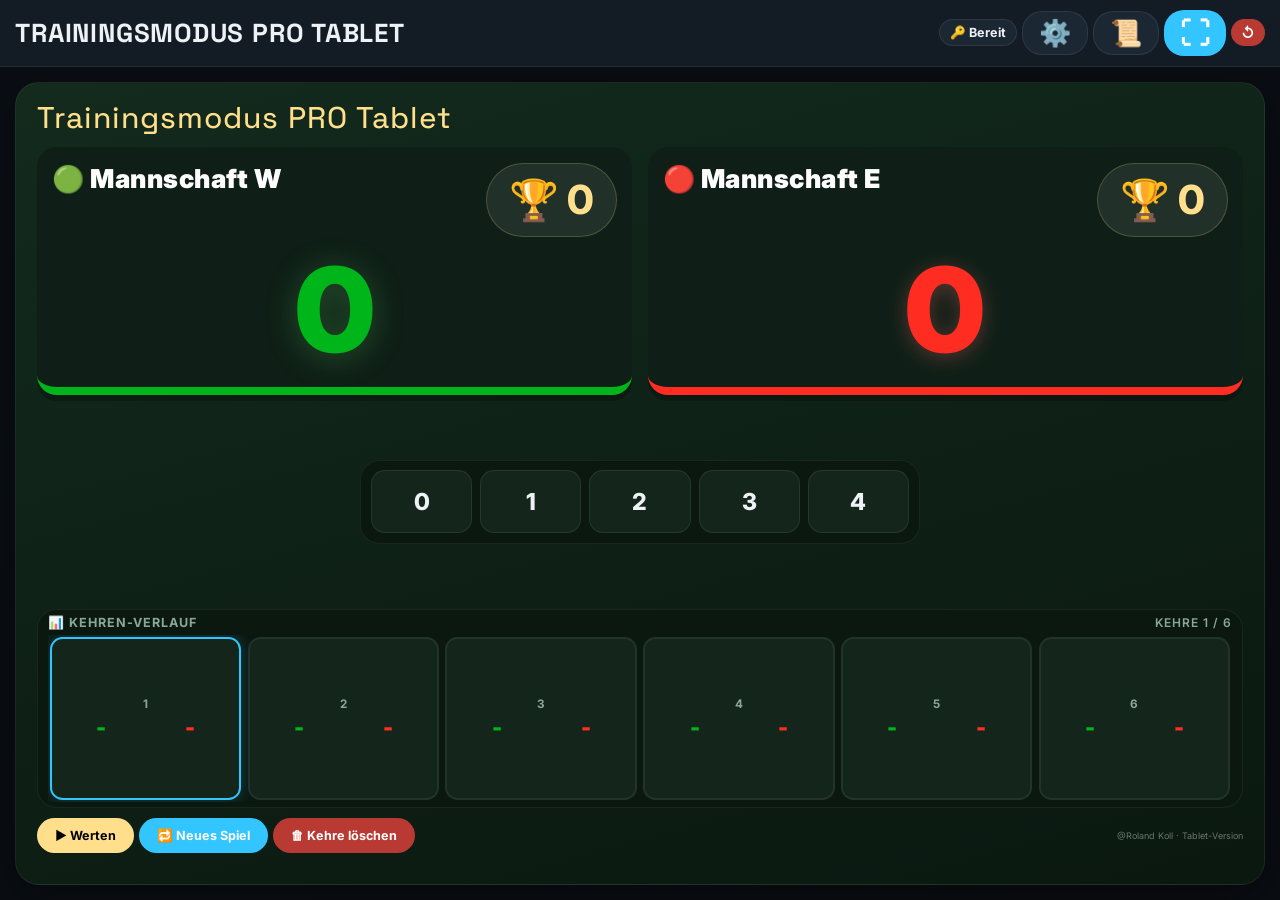
<file: index.html>
<!DOCTYPE html>
<html lang="de">
<head>
<meta charset="UTF-8">
<meta name="viewport" content="width=device-width, initial-scale=1.0, viewport-fit=cover, maximum-scale=1.0, user-scalable=no">
<title>Trainingsmodus Pro – Tablet</title>
<link rel="preconnect" href="https://fonts.googleapis.com">
<link href="https://fonts.googleapis.com/css2?family=Space+Grotesk:wght@500;700&family=Inter:wght@400;600;700&display=swap" rel="stylesheet">

<style>

:root{
    --green:#1f5e3a;
    --red:#b93a32;
    --gold:#ffdf8c;
    --dark:#102417;
    --light:#eef5e9;
    --border:#d7e4cf;

    --bg-main:#0a0e14;
    --bg-panel:#131b24;
    --line:rgba(255,255,255,0.08);
    --text-main:#eef2f6;
    --text-dim:#8a97a6;
    --accent:#33c5ff;
    --accent-hover:#5fd4ff;
    --font-display:"Space Grotesk","Inter",sans-serif;
    --font-body:"Inter",Segoe UI,Arial,sans-serif;

    --w-color:#4caf50;
    --e-color:#ff6b6b;

    /* ===== FLUIDE SKALIERUNG =====
       Alle Abstände/Schriftgrößen unten basieren auf vmin (= 1% der jeweils
       KLEINEREN Seite des Bildschirms - Breite oder Höhe, je nachdem was enger
       ist). Dadurch skaliert das Layout automatisch sinnvoll, egal ob ein
       Tablet quer (Breite ist meist ok, Höhe ist knapp - z.B. das fest
       verbaute 1024x600-Kioskdisplay) oder hochkant (Breite ist knapp)
       gehalten wird, und egal wie groß/klein/hochauflösend das jeweilige
       Gerät ist - ohne feste Gerätestufen wie vorher. clamp(min, bevorzugt,
       max) verhindert dabei, dass Text auf sehr großen oder sehr kleinen
       Screens unleserlich klein bzw. unnötig riesig wird. */
    --sp-1: clamp(3px, 0.55vmin, 8px);
    --sp-2: clamp(6px, 1.1vmin, 14px);
    --sp-3: clamp(8px, 1.7vmin, 20px);
    --sp-4: clamp(10px, 2.3vmin, 28px);

    --fs-2xs: clamp(9px, 1.15vmin, 12px);
    --fs-xs: clamp(10px, 1.4vmin, 13px);
    --fs-sm: clamp(11px, 1.6vmin, 15px);
    --fs-body: clamp(12px, 1.9vmin, 17px);
    --fs-md: clamp(14px, 2.3vmin, 20px);
    --fs-lg: clamp(17px, 3vmin, 26px);
    --fs-xl: clamp(21px, 3.8vmin, 34px);

    --radius-sm: clamp(8px, 1.6vmin, 14px);
    --radius-md: clamp(10px, 2.2vmin, 20px);
    --radius-lg: clamp(14px, 3vmin, 24px);
}

*{
    margin:0;
    padding:0;
    box-sizing:border-box;
    -webkit-tap-highlight-color: transparent;
}

html, body {
    height: 100%;
    height: 100dvh;
    overflow: hidden;
}

body{
    font-family:var(--font-body);
    background:linear-gradient(160deg,var(--bg-main),#0a0d12);
    color:var(--text-main);
    display: flex;
    flex-direction: column;
    overflow: hidden;
}

/* ===== MANNSCHAFTSNAMEN (frei editierbar, jetzt im Einstellungen-Panel) ===== */
.team-name-row{
    display:flex;
    gap:var(--sp-3);
    flex-wrap:wrap;
    align-items:center;
}
.team-name-row label{
    display:flex;
    align-items:center;
    gap:var(--sp-1);
    font-size:var(--fs-xs);
    font-weight:700;
    color:var(--text-dim);
}
.team-name-row input{
    background:#1c2734;
    color:var(--text-main);
    border:1px solid var(--line);
    font-weight:700;
    font-size:var(--fs-sm);
    padding:var(--sp-1) var(--sp-2);
    width:clamp(100px, 16vw, 180px);
    max-width:40vw;
}
.team-name-row input:focus{
    outline:2px solid var(--accent);
}

/* Mannschaftsfarbe (RAL 6038 Leuchtgrün / RAL 3024 Leuchtrot) je Mannschaft
   wählbar - siehe .team-name-group unten. Die beiden Teams tauschen sich die
   Farbe automatisch: sobald eine Mannschaft "leuchtrot" wählt, bekommt die
   andere automatisch "leuchtgrün" (nur 2 offizielle Stockfarben für 2 Teams). */
.team-name-group{
    display:flex;
    align-items:center;
    gap:var(--sp-2);
    flex-wrap:wrap;
}
.color-toggle{
    display:flex;
    gap:4px;
    background:#0d141c;
    border:1px solid var(--line);
    border-radius:20px;
    padding:3px;
}
.color-btn{
    display:flex;
    align-items:center;
    gap:5px;
    border:none;
    background:transparent;
    color:var(--text-dim);
    font-family:inherit;
    font-size:var(--fs-2xs);
    font-weight:700;
    padding:5px 10px;
    border-radius:16px;
    cursor:pointer;
    white-space:nowrap;
    transition: background 0.15s, color 0.15s;
}
.color-btn .dot{
    width:10px; height:10px; border-radius:50%;
    display:inline-block;
    box-shadow:0 0 0 1px rgba(255,255,255,0.25) inset;
}
.color-btn.green .dot{ background:#00b51a; }
.color-btn.red .dot{ background:#ff2d21; }
.color-btn.active{ color:#fff; }
.color-btn.green.active{ background:#00b51a; color:#062b09; }
.color-btn.red.active{ background:#ff2d21; color:#330505; }
.color-btn:not(.active):hover{ background:rgba(255,255,255,0.06); }

.header{
    position: sticky;
    top: 0;
    z-index: 500;
    background:var(--bg-panel);
    border-bottom:1px solid var(--line);
    color:var(--text-main);
    padding:var(--sp-2) var(--sp-3);
    display:flex;
    justify-content:space-between;
    align-items:center;
    flex-wrap:wrap;
    gap:var(--sp-2);
    flex-shrink:0;
}

.header h1{
    font-family:var(--font-display);
    letter-spacing:0.03em;
    text-transform:uppercase;
    font-size:var(--fs-lg);
    color:var(--text-main);
}
.header-controls{
    display:flex;
    gap:var(--sp-1);
    flex-wrap:wrap;
    align-items:center;
}

button,
select,
input{
    border:none;
    border-radius:20px;
    padding:var(--sp-1) var(--sp-2);
    font-size:var(--fs-body);
    touch-action: manipulation;
    font-family:inherit;
}

button{
    cursor:pointer;
    background:var(--accent);
    color:white;
    font-weight:700;
    touch-action: manipulation;
    transition: transform 0.1s, background 0.15s;
}
button:hover{
    background:var(--accent-hover);
}

button:active {
    transform: scale(0.95);
}

.header-controls select{
    background:#1c2734;
    color:var(--text-main);
    border:1px solid var(--line);
    font-weight:600;
    font-size:var(--fs-xs);
    padding:var(--sp-1) var(--sp-2);
}

.header-controls button{
    padding:var(--sp-1) var(--sp-2);
    font-size:var(--fs-sm);
}

/* Vollbild-Button: deutlich größer/quadratischer als die übrigen Header-Buttons,
   da das ⛶-Symbol bei reiner Touch-Bedienung auf dem Tablet sonst zu klein und
   schwer zu treffen/erkennen ist. */
.fullscreen-btn{
    font-size:clamp(20px, 3.4vmin, 30px) !important;
    line-height:1;
    padding:clamp(4px, 0.9vmin, 8px) clamp(10px, 1.8vmin, 16px) !important;
}

/* Einstellungen (Zahnrad) & Spiel-Historie: gleich groß/griffig wie der
   Vollbild-Button, damit alle Kopfzeilen-Icons auf dem Tablet gut zu treffen sind. */
.settings-btn, .history-btn{
    font-size:clamp(18px, 3vmin, 26px) !important;
    line-height:1;
    padding:clamp(4px, 0.9vmin, 8px) clamp(10px, 1.8vmin, 16px) !important;
    background:#1c2734 !important;
    border:1px solid var(--line) !important;
}
.settings-btn:hover, .history-btn:hover{ background:#26364a !important; }

.keyboard-status {
    font-size: var(--fs-xs);
    padding: var(--sp-1) var(--sp-2);
    border-radius: 20px;
    background: #1c2734;
    color: var(--text-main);
    font-weight: 700;
    border:1px solid var(--line);
    white-space:nowrap;
}

.keyboard-status.waiting { background: #7a6a00; }
.keyboard-status.team-e { background: var(--e-color); color:#2a0505; }
.keyboard-status.team-w { background: var(--w-color); color:#062b09; }
.keyboard-status.training-ended { background: #9c27b0; color:#fff; }
.keyboard-status.pending { background: var(--gold); color:#332400; animation: blink 0.8s ease-in-out infinite; }

@keyframes blink {
    0%, 100% { opacity: 1; }
    50% { opacity: 0.55; }
}

.layout{
    flex: 1;
    padding:var(--sp-3);
    overflow: hidden;
    min-height: 0;
}

/* ===== ARENA (Hauptbildschirm = Zuschauermonitor-Layout) ===== */
.arena{
    width:100%;
    max-width:1900px;
    height:100%;
    background:linear-gradient(165deg,#132a1d,#0a1810);
    border:1px solid rgba(255,255,255,0.06);
    border-radius:var(--radius-lg);
    overflow:hidden;
    box-shadow:0 10px 40px rgba(0,0,0,.4);
    display:flex;
    flex-direction:column;
    margin: 0 auto;
    padding:var(--sp-3) var(--sp-4);
    gap:var(--sp-2);
    color:#fff;
}

.arena-top{
    display:flex;
    justify-content:space-between;
    align-items:center;
    flex-wrap:wrap;
    gap:var(--sp-2);
    flex-shrink:0;
}

.arena-title{
    font-family:var(--font-display);
    font-size:clamp(10px, 3.4vmin, 30px);
    font-weight:450;
    color:var(--gold);
    letter-spacing:1px;
}

.pending-preview{
    font-size:var(--fs-xs);
    font-weight:800;
    padding:var(--sp-1) var(--sp-3);
    border-radius:20px;
    background:var(--gold);
    color:#332400;
    display:none;
}
.pending-preview.show{ display:inline-block; animation: blink 0.8s ease-in-out infinite; }

/* ===== TEAMS ROW =====
   Bleibt bewusst bis zu sehr schmalen Breiten 2-spaltig (Tablets im Quer- wie
   Hochformat) - erst wenn das Gerät hochkant gehalten wird oder wirklich eng
   ist (Media Query weiter unten), wird auf eine Spalte umgeschaltet. */
.teams-row{
    display:grid;
    grid-template-columns: 1fr 1fr;
    gap:var(--sp-3);
    flex-shrink:0;
    align-items:start;
}

.team-column{
    display:flex;
    flex-direction:column;
    gap:var(--sp-2);
}

/* ===== ZIFFERNBLOCK (Tablet-Touch-Eingabe der Kehren-Punkte) =====
   Nur EIN zentraler, mittig platzierter Ziffernblock fuer beide Mannschaften
   (vorher: zwei separate Bloecke, einer je Mannschaftsspalte). Welche
   Mannschaft die eingegebene Punktzahl bekommt, entscheidet weiterhin die
   Mannschaftskachel-Auswahl (antippen oder [+]/[-]).
   Die Anzahl/Auswahl der Ziffern-Buttons passt sich automatisch an die
   eingestellte Spieleranzahl an (0 bis "Spieler/Kehre") - alle hoeheren
   Werte werden gar nicht erst gerendert (nicht nur deaktiviert). */
.central-keypad-wrap{
    display:flex;
    justify-content:center;
    align-items:center;
    flex:0.35 1 auto;
}
.keypad-panel{
    background:#0a1810;
    border-radius:var(--radius-md);
    padding:var(--sp-2);
    border:1px solid rgba(255,255,255,0.06);
    width:100%;
    max-width:560px;
}
.keypad-grid{
    display:grid;
    gap:clamp(4px, 0.9vmin, 8px);
}
.keypad-btn{
    background:#14261c;
    color:var(--text-main);
    border:1px solid rgba(255,255,255,0.08);
    border-radius:clamp(8px, 1.6vmin, 14px);
    font-size:clamp(0.9rem, 2.6vmin, 1.5rem);
    font-weight:800;
    padding:clamp(8px, 1.8vmin, 16px) 0;
    cursor:pointer;
    touch-action:manipulation;
    transition: transform 0.1s, background 0.15s;
}
.keypad-btn:active{ transform:scale(0.93); background:#1c362a; }

.team-block{
    background:#0f1f17;
    border-radius:var(--radius-md);
    padding:var(--sp-3);
    border-bottom:clamp(4px, 0.9vmin, 8px) solid var(--w-color);
    box-shadow:0 clamp(3px, 0.7vmin, 6px) 0 rgba(0,0,0,.25);
    display:flex;
    flex-direction:column;
    gap:var(--sp-2);
    transition: all 0.25s ease;
    cursor:pointer;
}
.team-block.e{ border-bottom-color:var(--e-color); }

.team-block.selected{
    transform: scale(1.015);
}
.team-block.w.selected{
    background:var(--w-bg-selected, #123320);
    box-shadow:0 0 0 3px var(--w-color), 0 6px 0 rgba(0,0,0,.25);
}
.team-block.e.selected{
    background:var(--e-bg-selected, #331414);
    box-shadow:0 0 0 3px var(--e-color), 0 6px 0 rgba(0,0,0,.25);
}

.team-block.flash{
    animation: teamFlash 0.6s ease;
}
@keyframes teamFlash {
    0%{ box-shadow:0 0 0 rgba(255,255,255,0); }
    35%{ box-shadow:0 0 45px 12px rgba(255,255,255,0.55); }
    100%{ box-shadow:0 0 0 rgba(255,255,255,0); }
}

.team-head{
    display:flex;
    justify-content:space-between;
    align-items:flex-start;
}

.team-label{
    font-weight:900;
    font-size:var(--fs-lg);
    letter-spacing:0.5px;
}
.team-label .key-hint{ font-size:var(--fs-2xs); color:#8aa89a; font-weight:600; display:block; }

.team-wins-big {
    font-size: clamp(24px, 4.6vmin, 40px);
    background: rgba(255,255,255,0.08);
    color: var(--gold);
    padding: clamp(6px, 1.3vmin, 12px) clamp(12px, 2.6vmin, 22px);
    border-radius: 40px;
    font-weight: 800;
    border: 1px solid rgba(255,223,140,0.2);
    white-space:nowrap;
}

/* Ergebnis-Anzeige: skaliert über vmin am stärksten mit, weil sie das visuell
   wichtigste Element ist - bleibt auf sehr kleinen Screens trotzdem noch
   lesbar (Untergrenze) und wird auf großen Monitoren nicht unnötig riesig
   (Obergrenze). Bewusst nochmal groesser als vorher (auf Kosten des Kehren-
   Verlaufs weiter unten, siehe .kehren-verlauf-panel) - bessere Sichtbarkeit
   auf kleineren Tablets war ausdruecklich gewuenscht. */
.team-score-big {
    font-size: clamp(3rem, 13vmin, 9rem);
    font-weight: 900;
    color: var(--w-color);
    line-height: 1;
    text-shadow: 0 4px 30px rgba(76,175,80,0.35);
    text-align:center;
    padding: clamp(2px, 0.5vmin, 4px) 0;
}
.team-block.e .team-score-big { color: var(--e-color); text-shadow: 0 4px 20px rgba(255,107,107,0.3); }

/* ===== EINGABE-HINWEIS (externes Tastenfeld, kein Bildschirm-Ziffernblock) ===== */
.input-hint-panel{
    background:#0a1810;
    border-radius:var(--radius-lg);
    padding:var(--sp-3);
    border:1px solid rgba(255,255,255,0.06);
    display:flex;
    flex-direction:column;
    gap:var(--sp-2);
    align-items:center;
    justify-content:center;
    text-align:center;
}
.input-hint-status{
    font-size:var(--fs-body);
    font-weight:800;
    color:#eef2f6;
}
.input-hint-keys{
    font-size:var(--fs-xs);
    color:#8aa89a;
    line-height:1.6;
}
.input-hint-keys kbd{
    background:#1c2734;
    border:1px solid rgba(255,255,255,0.15);
    border-radius:6px;
    padding:2px 7px;
    font-family:inherit;
    font-weight:700;
    color:#eef2f6;
}

/* ===== KEHREN-VERLAUF (unterer Bereich) =====
   Bewusst kleiner/kompakter gehalten (kleinerer flex-Anteil, schlankere
   Kacheln) als vorher - im Gegenzug sind die Ergebnis-Anzeige (.team-score-big)
   und die gewonnenen Spiele (.team-wins-big) weiter oben deutlich groesser,
   damit genau die auf Distanz/kleineren Tablets wichtigsten Zahlen am besten
   lesbar sind. Der Kehren-Verlauf bleibt bei vielen Kehren (Verlängerung)
   weiterhin scrollbar (overflow-y:auto). */
.kehren-verlauf-panel{
    background:#0a1810;
    border-radius:var(--radius-md);
    padding:var(--sp-1) var(--sp-2);
    border:1px solid rgba(255,255,255,0.06);
    flex:0.6 1 0;
    min-height:0;
    display:flex;
    flex-direction:column;
    gap:var(--sp-1);
}

.kehren-verlauf-panel h4{
    color:#8aa89a;
    font-size:var(--fs-xs);
    text-transform:uppercase;
    letter-spacing:1px;
    font-weight:700;
    flex-shrink:0;
    display:flex;
    justify-content:space-between;
    align-items:center;
}

/* Flexbox statt CSS-Grid: so füllen die Kacheln bei WENIGEN Kehren (z.B. nur 4-6)
   die komplette Höhe des Anzeigefelds gleichmäßig aus (align-content/align-items:
   stretch verteilt übrigen Platz auf die Zeilen) statt oben klein zusammengepfercht
   zu bleiben - dadurch bleiben Zahlen/Ergebnisse deutlich größer und besser lesbar.
   Bei VIELEN Kehren (Verlängerung) wächst die Höhe über den sichtbaren Bereich
   hinaus und der Bereich scrollt ganz normal (overflow-y:auto). */
.kehren-verlauf-grid{
    display:flex;
    flex:1;
    flex-wrap:wrap;
    align-content:stretch;
    align-items:stretch;
    gap:clamp(3px, 0.7vmin, 8px);
    overflow-y:auto;
    padding:2px;
    min-height:0;
}

.verlauf-item{
    flex:1 1 clamp(64px, 10vmin, 110px);
    display:flex;
    flex-direction:column;
    align-items:center;
    justify-content:center;
    background:#14261c;
    border-radius:clamp(8px, 1.4vmin, 13px);
    padding:clamp(3px, 0.8vmin, 8px) clamp(2px, 0.6vmin, 5px);
    text-align:center;
    border:2px solid rgba(255,255,255,0.06);
    cursor:pointer;
    transition:0.15s;
}
.verlauf-item:hover{ border-color:rgba(255,255,255,0.2); }
.verlauf-item.is-active{
    border-color:var(--accent);
    box-shadow:0 0 16px rgba(51,197,255,0.25);
}
.verlauf-item.is-completed{
    border-color:#ff9800;
}
.verlauf-item.is-target{
    border-color:var(--gold);
    box-shadow:0 0 18px rgba(255,223,140,0.35);
    background:#241f0d;
}

.verlauf-item .v-number{ font-weight:700; color:#8aa89a; font-size:clamp(0.55rem, 1.3vmin, 0.75rem); }
.verlauf-item .v-points{
    font-weight:900;
    display:flex;
    justify-content:space-around;
    width:100%;
    font-size:clamp(0.95rem, 2.4vmin, 1.6rem);
    margin-top:clamp(1px, 0.4vmin, 4px);
}
.verlauf-item .v-points .w{ color:var(--w-color); }
.verlauf-item .v-points .e{ color:var(--e-color); }
.verlauf-item .v-scorer{
    font-size:clamp(0.55rem, 1vmin, 0.6rem);
    color:#65796d;
    margin-top:2px;
    white-space:nowrap;
    overflow:hidden;
    text-overflow:ellipsis;
}

/* ===== FOOTER-ROW (im arena) ===== */
.arena-footer{
    display:flex;
    justify-content:center;
    align-items:center;
    gap:var(--sp-1);
    flex-wrap:wrap;
    flex-shrink:0;
}
.arena-footer button{
    padding:clamp(6px, 1.4vmin, 10px) clamp(12px, 2.4vmin, 18px);
    font-size:var(--fs-xs);
}
.arena-footer .footer-right {
    font-size:clamp(0.55rem, 1vmin, 0.72rem);
    color:#65796d;
    margin-left:auto;
}

/* ===== TRAINING BEENDET / MODALS (unverändert-ähnlich) ===== */
.training-ended-overlay {
    position: fixed; inset:0;
    background: rgba(0,0,0,0.7);
    display: none;
    justify-content: center;
    align-items: center;
    z-index: 20000;
    backdrop-filter: blur(5px);
}
.training-ended-overlay.show { display: flex; }
.training-ended-box {
    background: white; color:#222;
    border-radius: 30px;
    padding: clamp(20px, 5vmin, 50px);
    max-width: 500px;
    width: 90%;
    text-align: center;
    animation: pulse 1.5s ease-in-out;
}
@keyframes pulse {
    0% { transform: scale(0.9); opacity: 0; }
    50% { transform: scale(1.05); }
    100% { transform: scale(1); opacity: 1; }
}
.training-ended-box .trophy { font-size: 4rem; margin-bottom: 10px; }
.training-ended-box h2 { font-size: 2rem; margin-bottom: 10px; color: var(--green); }
.training-ended-box .winner-name { font-size: 2.5rem; font-weight: 900; color: var(--red); margin: 15px 0; }
.training-ended-box .score-summary { font-size: 1.2rem; color: #555; margin: 10px 0 20px; }
.training-ended-box .enter-hint { font-size: 0.9rem; color: #888; margin-top: 10px; padding: 8px; background: #f5f5f5; border-radius: 8px; }
.training-ended-box button { padding: 12px 30px; font-size: 1.1rem; background: var(--green); color: white; border-radius: 12px; border: none; cursor: pointer; font-weight: 700; }

.toast{
    position:fixed; bottom:20px; left:50%; transform:translateX(-50%);
    background:#111; color:white; padding:14px 20px; border-radius:14px;
    opacity:0; transition:.3s; z-index:9999; pointer-events: none;
    font-size:1rem; max-width:90%; text-align:center;
}
.toast.show{ opacity:1; }
.toast.winner{ background: #4caf50; font-weight:700; font-size:1.2rem; }
.toast.warn{ background: #b93a32; font-weight:700; }


.gold{ background:var(--gold); color:black; }
.gold:active{ background:#f0c860; }

/* ===== UNENTSCHIEDEN – KEHRE ERWEITERN (NEU) ===== */
.tie-break-overlay {
    position: fixed; inset:0;
    background: rgba(0,0,0,0.7);
    display: none;
    justify-content: center;
    align-items: center;
    z-index: 20001;
    backdrop-filter: blur(5px);
}
.tie-break-overlay.show { display: flex; }
.tie-break-box {
    background: white; color:#222;
    border-radius: 30px;
    padding: clamp(18px, 4vmin, 40px);
    max-width: 460px;
    width: 90%;
    text-align: center;
}
.tie-break-icon{ font-size:3rem; margin-bottom:6px; }
.tie-break-box h2{ font-size:1.6rem; margin-bottom:8px; color:var(--green); }
.tie-break-score{
    font-size:2.2rem; font-weight:900; color:var(--gold);
    background:#102417; display:inline-block; padding:6px 24px;
    border-radius:16px; margin:10px 0;
}
.tie-break-hint{ font-size:0.9rem; color:#666; margin:14px 0 20px; line-height:1.5; }
.tie-break-buttons{ display:flex; gap:10px; justify-content:center; flex-wrap:wrap; }
.tie-break-buttons button{
    padding:12px 22px; font-size:1rem; background:var(--green); color:white;
    border-radius:14px; border:none; cursor:pointer; font-weight:700;
}

/* ===== KEHRE BESTÄTIGEN – Rückfrage nach jeder Kehreneingabe ===== */
.kehre-confirm-overlay {
    position: fixed; inset:0;
    background: rgba(0,0,0,0.7);
    display: none;
    justify-content: center;
    align-items: center;
    z-index: 20002;
    backdrop-filter: blur(5px);
}
.kehre-confirm-overlay.show { display: flex; }
.kehre-confirm-box {
    background: white; color:#222;
    border-radius: 30px;
    padding: clamp(20px, 4vmin, 40px);
    max-width: 460px;
    width: 90%;
    text-align: center;
}
.kehre-confirm-icon{ font-size:3rem; margin-bottom:6px; }
.kehre-confirm-box h2{ font-size:1.5rem; margin-bottom:10px; color:var(--green); }
.kehre-confirm-result{
    font-size:1.5rem;
    font-weight:900;
    background:#eef5e9;
    border:2px solid var(--border);
    border-radius:16px;
    padding:14px;
    margin-bottom:8px;
}
.kehre-confirm-result .cw{ color:#1f8c3a; }
.kehre-confirm-result .ce{ color:var(--red); }
.kehre-confirm-hint{ font-size:0.85rem; color:#666; margin-bottom:18px; }
.kehre-confirm-buttons{ display:flex; gap:12px; justify-content:center; flex-wrap:wrap; }
.kehre-confirm-buttons button{
    padding:14px 30px; font-size:1.1rem; border-radius:14px; border:none;
    cursor:pointer; font-weight:800;
}
.kehre-confirm-yes{ background:var(--green); color:white; }
.kehre-confirm-no{ background:var(--red); color:white; }

/* ===== EINSTELLUNGEN (Zahnrad) – Mannschaftsnamen, Farben, Siege/Kehren/Spieler ===== */
.settings-overlay {
    position: fixed; inset:0;
    background: rgba(0,0,0,0.7);
    display: none;
    justify-content: center;
    align-items: center;
    z-index: 20003;
    backdrop-filter: blur(5px);
    padding: 3vh 3vw;
}
.settings-overlay.show { display: flex; }
.settings-box {
    background: white; color:#222;
    border-radius: 26px;
    padding: clamp(18px, 4vmin, 36px);
    max-width: 640px;
    width: 100%;
    max-height: 90vh;
    overflow-y: auto;
    position: relative;
    text-align: left;
}
.settings-box h3{
    font-size:1.5rem;
    margin-bottom:18px;
    color:var(--green);
    text-align:center;
}
.settings-close-btn{
    position:absolute;
    top:14px; right:14px;
    background:#eee; color:#333;
    border-radius:50%;
    width:36px; height:36px;
    padding:0;
    font-size:1.1rem;
    line-height:1;
    display:flex; align-items:center; justify-content:center;
}
.settings-close-btn:hover{ background:#ddd; }
.settings-section{
    margin-bottom:22px;
    padding-bottom:18px;
    border-bottom:1px solid #eee;
}
.settings-section:last-of-type{ border-bottom:none; margin-bottom:10px; }
.settings-section h4{
    font-size:0.85rem;
    text-transform:uppercase;
    letter-spacing:0.06em;
    color:#7a8a80;
    margin-bottom:12px;
    font-weight:700;
}
.settings-box .team-name-row label{ color:#556; }
.settings-box .team-name-row input{
    background:#f4f6f5;
    color:#222;
    border:1px solid #dce4de;
}
.settings-box .color-toggle{ background:#f4f6f5; border-color:#dce4de; }
.settings-box .color-btn{ color:#667; }
.settings-selects{
    display:flex;
    flex-wrap:wrap;
    gap:14px;
}
.settings-selects label{
    display:flex;
    flex-direction:column;
    gap:6px;
    font-size:0.8rem;
    font-weight:700;
    color:#556;
    flex:1 1 160px;
}
.settings-selects select{
    background:#f4f6f5;
    color:#222;
    border:1px solid #dce4de;
    border-radius:12px;
    padding:10px 12px;
    font-size:1rem;
    font-weight:600;
}
.settings-done-btn{
    display:block;
    width:100%;
    padding:14px;
    font-size:1.1rem;
    background:var(--green);
    color:white;
    border-radius:14px;
    font-weight:800;
}

/* ===== SPIEL-HISTORIE ===== */
.history-overlay {
    position: fixed; inset:0;
    background: rgba(0,0,0,0.7);
    display: none;
    justify-content: center;
    align-items: center;
    z-index: 20003;
    backdrop-filter: blur(5px);
    padding: 3vh 3vw;
}
.history-overlay.show { display: flex; }
.history-box {
    background: white; color:#222;
    border-radius: 26px;
    padding: clamp(18px, 4vmin, 36px);
    max-width: 620px;
    width: 100%;
    max-height: 85vh;
    display:flex;
    flex-direction:column;
    position: relative;
    text-align: left;
}
.history-box h3{
    font-size:1.5rem;
    margin-bottom:6px;
    color:var(--green);
    text-align:center;
}
.history-summary{
    text-align:center;
    font-weight:700;
    color:#445;
    background:#f4f6f5;
    border-radius:12px;
    padding:10px;
    margin:10px 0 16px;
    font-size:0.95rem;
}
.history-table-wrap{
    overflow-y:auto;
    flex:1;
    min-height:0;
    border:1px solid #eee;
    border-radius:12px;
}
.history-table{
    width:100%;
    border-collapse:collapse;
    font-size:0.95rem;
}
.history-table thead th{
    position:sticky; top:0;
    background:var(--green);
    color:white;
    text-align:left;
    padding:10px 12px;
    font-size:0.8rem;
    text-transform:uppercase;
    letter-spacing:0.04em;
}
.history-table tbody td{
    padding:10px 12px;
    border-bottom:1px solid #eee;
}
.history-table tbody tr:nth-child(even) td{ background:#f8faf9; }
.history-close-btn{
    display:block;
    width:100%;
    padding:14px;
    font-size:1.1rem;
    background:var(--green);
    color:white;
    border-radius:14px;
    font-weight:800;
    margin-top:16px;
}

/* ===== RESPONSIVE-STRUKTUR =====
   Die feste Skalierung oben (clamp()+vmin) deckt bereits jede Bildschirmgröße
   fließend ab - hier geht es nur noch um die STRUKTUR: Wann werden die beiden
   Mannschaftsspalten untereinander statt nebeneinander angezeigt? Das hängt
   nicht von der reinen Größe ab (ein großes Tablet im Hochformat ist trotzdem
   schmal), sondern vom Seitenverhältnis - deshalb orientation:portrait statt
   einer festen Pixel-Schwelle. Zusätzlich eine schmale Breite als Fallback für
   sehr schmale Fenster im Querformat (z.B. Splitscreen). */
@media (orientation: portrait), (max-width: 640px){
    .teams-row{ grid-template-columns: 1fr; }
}
</style>
</head>
<body>

<div class="header">
    <h1>Trainingsmodus Pro Tablet</h1>

    <div class="header-controls">
        <span class="keyboard-status" id="keyboardStatus">🔑 Bereit</span>

        <button class="settings-btn" onclick="openSettings()" title="Einstellungen">⚙️</button>
        <button class="history-btn" onclick="openHistory()" title="Spiel-Historie">📜</button>

        <button class="fullscreen-btn" onclick="toggleFullscreen()" title="Vollbild ein/aus">⛶</button>
        <button onclick="fullReset()" style="background:#b93a32;" title="Kompletter Reset">↺</button>
    </div>
</div>

<div class="layout" id="layout"></div>

<!-- Einstellungen: Mannschaftsnamen, Farbzuweisung, Auswahl Siege/Kehren/Spieler -
     alles, was vorher fest sichtbar in der Kopfzeile stand, ist jetzt hier über
     das Zahnrad erreichbar. -->
<div class="settings-overlay" id="settingsOverlay">
    <div class="settings-box">
        <button class="settings-close-btn" onclick="closeSettings()" title="Schließen">✕</button>
        <h3>⚙️ Einstellungen</h3>

        <div class="settings-section">
            <h4>Mannschaften</h4>
            <div class="team-name-row">
                <div class="team-name-group">
                    <label><span id="teamIconW">⚪</span> <input type="text" id="teamNameInputW" maxlength="24" placeholder="Mannschaftsname W" oninput="updateTeamName('w', this.value)"></label>
                    <div class="color-toggle" id="colorToggleW">
                        <button type="button" class="color-btn green" onclick="setTeamColor('w','green')"><span class="dot"></span>Leuchtgrün</button>
                        <button type="button" class="color-btn red" onclick="setTeamColor('w','red')"><span class="dot"></span>Leuchtrot</button>
                    </div>
                </div>
                <div class="team-name-group">
                    <label><span id="teamIconE">🔴</span> <input type="text" id="teamNameInputE" maxlength="24" placeholder="Mannschaftsname E" oninput="updateTeamName('e', this.value)"></label>
                    <div class="color-toggle" id="colorToggleE">
                        <button type="button" class="color-btn green" onclick="setTeamColor('e','green')"><span class="dot"></span>Leuchtgrün</button>
                        <button type="button" class="color-btn red" onclick="setTeamColor('e','red')"><span class="dot"></span>Leuchtrot</button>
                    </div>
                </div>
            </div>
        </div>

        <div class="settings-section">
            <h4>Spielregeln</h4>
            <div class="settings-selects">
                <label>Auswahl Siege
                    <select id="gamesSelect">
                        <option value="2" selected>2 Siege</option>
                        <option value="3">3 Siege</option>
                        <option value="4">4 Siege</option>
                        <option value="5">5 Siege</option>
                        <option value="6">6 Siege</option>
                    </select>
                </label>
                <label>Auswahl Kehren
                    <select id="kehrenSelect">
                        <option value="4">4 Kehren</option>
                        <option value="6" selected>6 Kehren</option>
                        <option value="8">8 Kehren</option>
                        <option value="10">10 Kehren</option>
                    </select>
                </label>
                <label>Auswahl Spieler
                    <select id="playerCount">
                        <option value="3">3 Spieler/Kehre</option>
                        <option value="4" selected>4 Spieler/Kehre</option>
                        <option value="5">5 Spieler/Kehre</option>
                        <option value="6">6 Spieler/Kehre</option>
                    </select>
                </label>
            </div>
        </div>

        <button class="settings-done-btn" onclick="closeSettings()">✓ Fertig</button>
    </div>
</div>

<!-- Spiel-Historie: alle innerhalb des laufenden Trainings bereits
     abgeschlossenen Spiele mit Spielpunkten (Siege) und Stockpunkten. -->
<div class="history-overlay" id="historyOverlay">
    <div class="history-box">
        <button class="settings-close-btn" onclick="closeHistory()" title="Schließen">✕</button>
        <h3>📜 Spiel-Historie</h3>
        <div class="history-summary" id="historySummary">Spielpunkte – Stand: 0 : 0</div>
        <div class="history-table-wrap">
            <table class="history-table">
                <thead>
                    <tr>
                        <th>Spiel</th>
                        <th>Stockpunkte</th>
                        <th>Sieger (Spielpunkt)</th>
                    </tr>
                </thead>
                <tbody id="historyBody"></tbody>
            </table>
        </div>
        <button class="history-close-btn" onclick="closeHistory()">Schließen</button>
    </div>
</div>

<!-- Training beendet Overlay -->
<div class="training-ended-overlay" id="trainingEndedOverlay">
    <div class="training-ended-box">
        <div class="trophy">🏆</div>
        <h2>Training beendet!</h2>
        <div class="winner-name" id="winnerName">Mannschaft W</div>
        <div class="score-summary" id="scoreSummary">Siege: 2 : 0</div>
        <div class="enter-hint">Antippen Sie „Neues Training starten“ für den nächsten Durchgang</div>
        <button onclick="startNewTraining()">Neues Training starten</button>
    </div>
</div>

<!-- Unentschieden – automatische Kehren-Verlängerung (NEU): es gibt kein Unentschieden zum Werten,
     es werden automatisch immer 2 weitere Kehren gespielt, bis ein Sieger feststeht
     (wie im echten Eisstocksport). Kein Klick nötig - die Verlängerung startet sofort,
     dieses Fenster ist nur eine Info und schließt sich von selbst. -->
<div class="tie-break-overlay" id="tieBreakOverlay">
    <div class="tie-break-box">
        <div class="tie-break-icon">🤝</div>
        <h2>Unentschieden!</h2>
        <div class="tie-break-score" id="tieBreakScore">0 : 0</div>
        <p class="tie-break-hint" id="tieBreakHint">Nach allen Kehren steht es unentschieden. Es werden automatisch 2 weitere Kehren gespielt.</p>
        <div class="tie-break-buttons">
            <button onclick="closeTieBreakDialog()">Verstanden</button>
        </div>
    </div>
</div>

<!-- Kehre bestätigen – Rückmeldung mehrerer Vereine nach den ersten Testspielen:
     nach JEDER Kehreneingabe kurz nachfragen, ob der Wert stimmt, bevor die nächste
     Kehre / die Wertung darauf aufbaut. JA = weiter, NEIN = Eingabe verwerfen und
     dieselbe Kehre neu eingeben. -->
<div class="kehre-confirm-overlay" id="kehreConfirmOverlay">
    <div class="kehre-confirm-box">
        <div class="kehre-confirm-icon">❓</div>
        <h2 id="kehreConfirmTitle">Kehre 1 – Eingabe richtig?</h2>
        <div class="kehre-confirm-result" id="kehreConfirmResult"></div>
        <div class="kehre-confirm-buttons">
            <button class="kehre-confirm-yes" onclick="confirmKehreEntry()">✅ Ja</button>
            <button class="kehre-confirm-no" onclick="rejectKehreEntry()">❌ Nein</button>
        </div>
    </div>
</div>

<div class="toast" id="toast"></div>

<!-- Eigenständiges Einzelprogramm für Tablets: keine Zugangssperre
     (der frühere Test-/Admin-Login wurde wieder entfernt, der Zugriffsschutz
     erfolgt jetzt zentral über das Dashboard) - sofort einsatzbereit, ohne
     Login. -->
<script>
const PENDING_DIGIT_TIMEOUT = 650;

// Mannschaftsnamen sind frei editierbar (Textfeld oben) statt fest "Mannschaft W/E" -
// gleicher localStorage-Key wie 05_Trainingsmodus_Pro.html, damit ein einmal
// vergebener Name auf beiden Varianten übernommen wird.
const TEAM_NAMES_STORAGE_KEY = 'esv_grein_team_namen';
const DEFAULT_TEAM_NAMES = { w: 'Mannschaft W', e: 'Mannschaft E' };

function loadTeamNames() {
    try {
        const data = localStorage.getItem(TEAM_NAMES_STORAGE_KEY);
        if (data) {
            const parsed = JSON.parse(data);
            if (parsed && typeof parsed.w === 'string' && typeof parsed.e === 'string') {
                return {
                    w: parsed.w.trim() || DEFAULT_TEAM_NAMES.w,
                    e: parsed.e.trim() || DEFAULT_TEAM_NAMES.e
                };
            }
        }
    } catch (e) {}
    return { w: DEFAULT_TEAM_NAMES.w, e: DEFAULT_TEAM_NAMES.e };
}

function saveTeamNames() {
    try { localStorage.setItem(TEAM_NAMES_STORAGE_KEY, JSON.stringify(state.teamNames)); } catch (e) {}
}

function updateTeamName(team, value) {
    state.teamNames[team] = value;
    saveTeamNames();
    render();
}

function syncTeamNameInputs() {
    const wInput = document.getElementById('teamNameInputW');
    const eInput = document.getElementById('teamNameInputE');
    if (wInput && document.activeElement !== wInput) wInput.value = state.teamNames.w;
    if (eInput && document.activeElement !== eInput) eInput.value = state.teamNames.e;
}

function refreshTeamNamesIfChanged() {
    const fresh = loadTeamNames();
    if (fresh.w === state.teamNames.w && fresh.e === state.teamNames.e) return;
    state.teamNames = fresh;
    syncTeamNameInputs();
    render();
}

window.addEventListener('storage', function (e) {
    if (e.key === TEAM_NAMES_STORAGE_KEY) refreshTeamNamesIfChanged();
    if (e.key === TEAM_COLORS_STORAGE_KEY) {
        state.teamColors = loadTeamColors();
        applyTeamColors();
        render();
    }
});

// ===== MANNSCHAFTSFARBEN (RAL 6038 Leuchtgrün / RAL 3024 Leuchtrot) =====
// Offizielle Eisstock-Stockfarben. Es gibt genau 2 Farben für 2 Mannschaften -
// wählt eine Mannschaft eine Farbe, bekommt die andere automatisch die jeweils
// andere zugewiesen (siehe setTeamColor()). Nur in dieser Tablet-Version,
// nicht in Pro/Handy (dort bleibt es bei den bisherigen Standardfarben).
const TEAM_COLOR_HEX = {
    green: '#00b51a',   // RAL 6038 Leuchtgrün (Näherungswert, RAL veröffentlicht keine offiziellen Hex-Codes)
    red:   '#ff2d21'    // RAL 3024 Leuchtrot (Näherungswert)
};
const TEAM_COLOR_ICON = { green: '🟢', red: '🔴' };
const TEAM_COLORS_STORAGE_KEY = 'esv_grein_team_farben';
const DEFAULT_TEAM_COLORS = { w: 'green', e: 'red' };

function loadTeamColors() {
    try {
        const data = localStorage.getItem(TEAM_COLORS_STORAGE_KEY);
        if (data) {
            const parsed = JSON.parse(data);
            if (parsed && (parsed.w === 'green' || parsed.w === 'red') && (parsed.e === 'green' || parsed.e === 'red') && parsed.w !== parsed.e) {
                return { w: parsed.w, e: parsed.e };
            }
        }
    } catch (e) {}
    return { w: DEFAULT_TEAM_COLORS.w, e: DEFAULT_TEAM_COLORS.e };
}

function saveTeamColors() {
    try { localStorage.setItem(TEAM_COLORS_STORAGE_KEY, JSON.stringify(state.teamColors)); } catch (e) {}
}

// Mischt eine Farbe mit dem dunklen Kartenhintergrund - für den "ausgewählt"-
// Zustand der Mannschaftskarte, damit dieser zur jeweils tatsächlich
// zugewiesenen Farbe passt (nicht mehr fix grün/rot).
function mixWithDark(hex, amount) {
    const base = { r: 15, g: 31, b: 23 }; // #0f1f17
    const c = hex.replace('#', '');
    const r = parseInt(c.substring(0, 2), 16);
    const g = parseInt(c.substring(2, 4), 16);
    const b = parseInt(c.substring(4, 6), 16);
    const mix = (a, base) => Math.round(base + (a - base) * amount);
    const toHex = n => n.toString(16).padStart(2, '0');
    return '#' + toHex(mix(r, base.r)) + toHex(mix(g, base.g)) + toHex(mix(b, base.b));
}

function applyTeamColors() {
    const wHex = TEAM_COLOR_HEX[state.teamColors.w];
    const eHex = TEAM_COLOR_HEX[state.teamColors.e];
    const root = document.documentElement.style;
    root.setProperty('--w-color', wHex);
    root.setProperty('--e-color', eHex);
    root.setProperty('--w-bg-selected', mixWithDark(wHex, 0.22));
    root.setProperty('--e-bg-selected', mixWithDark(eHex, 0.22));
    updateColorToggleUI();
}

function updateColorToggleUI() {
    ['w', 'e'].forEach(team => {
        const toggle = document.getElementById(team === 'w' ? 'colorToggleW' : 'colorToggleE');
        if (!toggle) return;
        const active = state.teamColors[team];
        toggle.querySelectorAll('.color-btn').forEach(btn => {
            btn.classList.toggle('active', btn.classList.contains(active));
        });
    });
    const iconW = document.getElementById('teamIconW');
    const iconE = document.getElementById('teamIconE');
    if (iconW) iconW.textContent = teamIcon('w');
    if (iconE) iconE.textContent = teamIcon('e');
}

function teamIcon(team) {
    return TEAM_COLOR_ICON[state.teamColors[team]] || (team === 'w' ? '⚪' : '🔴');
}

// Setzt die Farbe für eine Mannschaft - die andere Mannschaft bekommt
// automatisch die jeweils übrige Farbe (Eingabe Mannschaftsnamen -> Auswahl
// leuchtrot -> Auswahl leuchtgrün, wie von den Vereinen gewünscht).
function setTeamColor(team, color) {
    if (color !== 'green' && color !== 'red') return;
    const other = team === 'w' ? 'e' : 'w';
    const otherColor = color === 'green' ? 'red' : 'green';
    state.teamColors[team] = color;
    state.teamColors[other] = otherColor;
    saveTeamColors();
    applyTeamColors();
    render();
}

// ===== STATE =====
const state = {
    kehren: 6,
    baseKehren: 6,                  // konfigurierte Kehren-Anzahl (Dropdown) - bei Unentschieden werden
                                     // automatisch 2er-Blöcke an "kehren" angehängt, "baseKehren" bleibt
                                     // die Grundeinstellung, auf die nach dem Spiel zurückgesetzt wird.
    winsToChampion: 2,
    playerCount: 4,
    arena: null,                    // wird gleich nach der Deklaration gesetzt (siehe unten)
    selectedTeam: null,             // 'w' | 'e' | null
    isTrainingEnded: false,
    targetKehre: null,              // manuell angetippte Kehre (Korrektur), sonst null = automatisch
    pendingDigit: null,             // { digit, timeoutId } für 2-stellige Eingabe (z.B. "10")
    pendingConfirm: null,           // { idx } während der Kehre-Bestätigen-Dialog offen ist
    teamNames: loadTeamNames(),
    teamColors: loadTeamColors(),   // { w: 'green'|'red', e: 'green'|'red' } - RAL 6038/3024
    gameHistory: []                 // Spiel-Historie des laufenden Trainings: [{ stockA, stockB, winnerCode, winsA, winsB }]
};
// createArena() liest state.kehren, daher erst NACH der obigen Deklaration aufrufen
// (sonst "Cannot access 'state' before initialization").
state.arena = createArena();

// ===== KEYBOARD (optional – z.B. externe Tastatur/Nummernblock am Raspberry) =====
function setupKeyboard() {
    document.addEventListener('keydown', function(e) {
        // Solange die Kehre-Bestätigen-Rückfrage offen ist, geht JEDE Tastatureingabe
        // dorthin: Enter = Ja (weiter), Escape = Nein (Eingabe verwerfen) - alles andere
        // wird ignoriert, damit währenddessen nichts am Spielstand verändert wird.
        if (state.pendingConfirm) {
            if (e.key === 'Enter' || e.key === 'NumpadEnter') {
                e.preventDefault();
                confirmKehreEntry();
            } else if (e.key === 'Escape') {
                e.preventDefault();
                rejectKehreEntry();
            } else {
                e.preventDefault();
            }
            return;
        }

        if (e.key === 'Enter' || e.key === 'NumpadEnter') {
            e.preventDefault();
            if (state.isTrainingEnded) {
                startNewTraining();
                toast('🔄 Neues Training gestartet!');
            } else {
                evaluateGame();
            }
            return;
        }

        if (e.key === 'Escape') {
            if (state.pendingDigit) {
                e.preventDefault();
                cancelPendingDigit();
                return;
            }
            if (document.fullscreenElement) {
                document.exitFullscreen();
            }
            return;
        }

        if (state.isTrainingEnded) return;

        if (e.key === '/' || e.key === 'Divide' || e.code === 'NumpadDivide') {
            e.preventDefault();
            deleteKehreEntry();
            return;
        }

        if (e.key === '-' || e.key === 'Minus' || e.key === 'Subtract') {
            e.preventDefault();
            selectTeam('e');
            return;
        }

        if (e.key === '+' || e.key === 'Plus' || e.key === 'Add' || e.key === '=') {
            e.preventDefault();
            selectTeam('w');
            return;
        }

        const numMap = {
            'Numpad0':'0','Numpad1':'1','Numpad2':'2','Numpad3':'3','Numpad4':'4',
            'Numpad5':'5','Numpad6':'6','Numpad7':'7','Numpad8':'8','Numpad9':'9'
        };
        if (/^[0-9]$/.test(e.key)) {
            e.preventDefault();
            handleDigit(e.key);
            return;
        }
        if (numMap[e.key]) {
            e.preventDefault();
            handleDigit(numMap[e.key]);
            return;
        }
    });
}

// ===== TEAM AUSWAHL =====
function selectTeam(team) {
    if (state.isTrainingEnded) {
        toast('Training ist beendet! „Neues Training starten“ antippen');
        return;
    }
    state.selectedTeam = (state.selectedTeam === team) ? null : team;
    updateKeyboardStatus();
    render();
    if (state.selectedTeam) {
        flashTeam(state.selectedTeam);
    }
}

function flashTeam(team) {
    requestAnimationFrame(() => {
        const el = document.getElementById('teamBlock-' + team);
        if (!el) return;
        el.classList.remove('flash');
        // reflow um die Animation erneut zu starten
        void el.offsetWidth;
        el.classList.add('flash');
        setTimeout(() => el.classList.remove('flash'), 650);
    });
}

// ===== ZIFFERNEINGABE (Kehren-Ergebnis: 1- oder 2-stellig) =====
// Ablauf: erst Mannschaft waehlen (Kachel antippen oder [+]/[-]), dann die
// Punktzahl am zentralen Ziffernblock antippen (siehe renderCentralKeypad())
// - genau wie bei externer Tastatur/Nummernblock, nur eben per Touch.
function handleDigit(d) {
    if (state.isTrainingEnded) {
        toast('Training ist beendet! „Neues Training starten“ antippen');
        return;
    }
    if (!state.selectedTeam) {
        toast('⚠️ Bitte zuerst Mannschaft wählen ( + oder − / Kachel antippen)');
        return;
    }

    const arena = state.arena;
    if (hasWinner(arena)) {
        endTraining(arena);
        return;
    }

    const maxPoints = state.playerCount;

    if (state.pendingDigit) {
        clearTimeout(state.pendingDigit.timeoutId);
        const first = state.pendingDigit.digit;
        state.pendingDigit = null;
        const combined = Number(first + d);
        if (first === '1' && d === '0' && combined <= maxPoints) {
            commitValue(combined);
        } else {
            commitValue(Number(first));
            toast('ℹ️ Zweite Ziffer ignoriert – bitte Mannschaft erneut wählen');
        }
        render();
        return;
    }

    // Möglicher Start einer 2-stelligen Eingabe (aktuell nur relevant für "10")
    if (d === '1' && maxPoints >= 10) {
        state.pendingDigit = {
            digit: d,
            timeoutId: setTimeout(() => {
                commitValue(1);
                render();
            }, PENDING_DIGIT_TIMEOUT)
        };
        render();
        return;
    }

    const v = Number(d);
    if (v > maxPoints) {
        toast(`⚠️ Maximal ${maxPoints} Punkte pro Kehre möglich`);
        return;
    }
    commitValue(v);
}

function cancelPendingDigit() {
    if (state.pendingDigit) {
        clearTimeout(state.pendingDigit.timeoutId);
        state.pendingDigit = null;
        render();
        toast('Eingabe abgebrochen');
    }
}

function activeKehreIndexForEntry() {
    if (state.targetKehre !== null && state.targetKehre !== undefined) return state.targetKehre;
    return activeKehre(state.arena) - 1;
}

function commitValue(v) {
    const arena = state.arena;
    const idx = activeKehreIndexForEntry();
    if (idx < 0 || idx >= state.kehren) return;

    const team = state.selectedTeam;
    if (team === 'w') {
        arena.pointsA[idx] = v;
        if (arena.pointsB[idx] === null) arena.pointsB[idx] = 0;
    } else {
        arena.pointsB[idx] = v;
        if (arena.pointsA[idx] === null) arena.pointsA[idx] = 0;
    }

    state.selectedTeam = null;
    state.targetKehre = null;
    updateKeyboardStatus();
    render();

    // Rückfrage statt direkt weiterzuspielen (Rückmeldung mehrerer Vereine nach den
    // ersten Testspielen): Fehleingaben sollen sich sofort korrigieren lassen, bevor
    // sich die nächste Kehre / Wertung darauf aufbaut.
    openKehreConfirmDialog(idx);
}

// ===== KEHRE BESTÄTIGEN (Rückfrage nach jeder Eingabe: JA = weiter, NEIN = neu eingeben) =====
function openKehreConfirmDialog(idx) {
    const arena = state.arena;
    state.pendingConfirm = { idx };

    const aVal = arena.pointsA[idx];
    const bVal = arena.pointsB[idx];
    document.getElementById('kehreConfirmTitle').textContent = `Kehre ${idx + 1} – Eingabe richtig?`;
    document.getElementById('kehreConfirmResult').innerHTML =
        `${teamIcon('w')} <span class="cw">${state.teamNames.w}: ${aVal}</span>&nbsp;&nbsp;|&nbsp;&nbsp;${teamIcon('e')} <span class="ce">${state.teamNames.e}: ${bVal}</span>`;
    document.getElementById('kehreConfirmOverlay').classList.add('show');
}

function confirmKehreEntry() {
    const c = state.pendingConfirm;
    if (!c) return;
    const idx = c.idx;
    const arena = state.arena;
    state.pendingConfirm = null;
    document.getElementById('kehreConfirmOverlay').classList.remove('show');

    toast(`✅ Kehre ${idx + 1} bestätigt: W ${arena.pointsA[idx]} | E ${arena.pointsB[idx]}`);

    if (checkAllKehrenFull(arena)) {
        setTimeout(() => {
            toast('📊 Alle Kehren gespielt - Wertung läuft...');
            setTimeout(() => evaluateGame(), 500);
        }, 300);
    }
}

function rejectKehreEntry() {
    const c = state.pendingConfirm;
    if (!c) return;
    const idx = c.idx;
    const arena = state.arena;
    arena.pointsA[idx] = null;
    arena.pointsB[idx] = null;
    arena.scorerA[idx] = null;
    arena.scorerB[idx] = null;
    state.pendingConfirm = null;
    document.getElementById('kehreConfirmOverlay').classList.remove('show');

    state.targetKehre = idx;
    updateKeyboardStatus();
    render();
    toast(`↩️ Kehre ${idx + 1} verworfen – bitte neu eingeben`);
}

// ===== KEHRE ANTIPPEN (Korrektur-Ziel wählen) =====
function toggleKehreTarget(idx) {
    if (state.isTrainingEnded) return;
    state.targetKehre = (state.targetKehre === idx) ? null : idx;
    render();
}

function getMostRecentCompletedIndex(arena) {
    for (let i = state.kehren - 1; i >= 0; i--) {
        if (arena.pointsA[i] !== null || arena.pointsB[i] !== null) return i;
    }
    return -1;
}

function deleteKehreEntry() {
    if (state.isTrainingEnded) {
        toast('Training ist beendet! „Neues Training starten“ antippen');
        return;
    }
    const arena = state.arena;
    let idx = state.targetKehre;
    if (idx === null || idx === undefined) {
        idx = getMostRecentCompletedIndex(arena);
    }
    if (idx === -1 || idx === null || idx === undefined) {
        toast('Keine Kehre zum Löschen vorhanden');
        return;
    }
    if (arena.pointsA[idx] === null && arena.pointsB[idx] === null) {
        toast(`Kehre ${idx + 1} ist bereits leer`);
        return;
    }
    arena.pointsA[idx] = null;
    arena.pointsB[idx] = null;
    arena.scorerA[idx] = null;
    arena.scorerB[idx] = null;
    state.targetKehre = idx;
    cancelPendingDigit();
    toast(`🗑️ Kehre ${idx + 1} gelöscht – bitte neu eingeben`);
    render();
}

// ===== SPIEL WERTEN =====
function evaluateGame() {
    const arena = state.arena;

    if (state.isTrainingEnded) {
        toast('Training ist beendet! „Neues Training starten“ antippen');
        return;
    }

    if (hasWinner(arena)) {
        endTraining(arena);
        return;
    }

    for (let i = 0; i < state.kehren; i++) {
        if (arena.pointsA[i] === null || arena.pointsB[i] === null) {
            toast('Bitte alle Kehren ausfüllen');
            return;
        }
    }

    const a = sum(arena.pointsA);
    const b = sum(arena.pointsB);

    if (state.kehren === state.baseKehren) {
        // Reguläres Spielende nach den eingestellten Kehren: Gesamtsumme entscheidet.
        // Bei Gleichstand werden automatisch 2 weitere Kehren gespielt (siehe unten) -
        // kein Unentschieden wird final gewertet.
        if (a === b) {
            extendKehren(a, b);
            return;
        }
        const winnerCode = a > b ? 'w' : 'e';
        toast(winnerCode === 'w' ? `${teamIcon('w')} ${state.teamNames.w} gewinnt (${a}:${b})` : `${teamIcon('e')} ${state.teamNames.e} gewinnt (${a}:${b})`);
        finishGame(winnerCode);
        return;
    }

    // Verlängerung aktiv: der zuletzt gespielte 2er-Block aus zusätzlichen Kehren
    // entscheidet per Punktesumme - genau wie beim Grundspiel, nur eben für je
    // 2 zusätzliche Kehren. Steht auch dieser Block unentschieden, werden automatisch
    // wieder 2 weitere Kehren gespielt, bis eine Mannschaft einen Block gewinnt.
    const blockA = (arena.pointsA[state.kehren - 2] || 0) + (arena.pointsA[state.kehren - 1] || 0);
    const blockB = (arena.pointsB[state.kehren - 2] || 0) + (arena.pointsB[state.kehren - 1] || 0);

    if (blockA === blockB) {
        extendKehren(a, b);
        return;
    }

    const winnerCode = blockA > blockB ? 'w' : 'e';
    toast(winnerCode === 'w'
        ? `${teamIcon('w')} ${state.teamNames.w} gewinnt die Verlängerung (${a}:${b})`
        : `${teamIcon('e')} ${state.teamNames.e} gewinnt die Verlängerung (${a}:${b})`);
    finishGame(winnerCode);
}

// Abschluss eines entschiedenen Spiels - erhöht den Sieg-Zähler, bereitet die
// nächste Runde vor.
function finishGame(winnerCode) {
    const arena = state.arena;

    // Stockpunkte dieses Spiels sichern, BEVOR pointsA/pointsB fürs nächste
    // Spiel zurückgesetzt werden - für die Spiel-Historie (Zahnrad -> Historie).
    const stockA = sum(arena.pointsA);
    const stockB = sum(arena.pointsB);

    if (winnerCode === 'w') arena.winsA++; else arena.winsB++;

    state.gameHistory.push({
        stockA, stockB, winnerCode,
        winsA: arena.winsA, winsB: arena.winsB
    });

    state.kehren = state.baseKehren;
    arena.pointsA = Array(state.kehren).fill(null);
    arena.pointsB = Array(state.kehren).fill(null);
    arena.scorerA = Array(state.kehren).fill(null);
    arena.scorerB = Array(state.kehren).fill(null);
    state.targetKehre = null;

    render();

    if (hasWinner(arena)) {
        setTimeout(() => endTraining(arena), 1000);
    } else {
        setTimeout(() => {
            toast(`🔄 Neues Spiel beginnt! Stand: W ${arena.winsA} : ${arena.winsB} E`);
            render();
        }, 500);
    }
}

// ===== UNENTSCHIEDEN: AUTOMATISCHE VERLÄNGERUNG UM JE 2 KEHREN (NEU) =====
// Fügt automatisch 2 weitere Kehren hinzu (kein Klick nötig) und zeigt kurz eine
// Info-Meldung, die sich von selbst schließt.
function extendKehren(a, b) {
    const arena = state.arena;
    arena.pointsA.push(null, null);
    arena.pointsB.push(null, null);
    arena.scorerA.push(null, null);
    arena.scorerB.push(null, null);
    state.kehren += 2;
    updateKeyboardStatus();
    showTieBreakDialog(a, b);
    render();
}

function showTieBreakDialog(a, b) {
    document.getElementById('tieBreakScore').textContent = `${a} : ${b}`;
    const hintEl = document.getElementById('tieBreakHint');
    if (hintEl) {
        hintEl.textContent = `Unentschieden (${a}:${b}) – es werden automatisch 2 weitere Kehren (Kehre ${state.kehren - 1} und ${state.kehren}) gespielt.`;
    }
    document.getElementById('tieBreakOverlay').classList.add('show');
    clearTimeout(state._tieBreakTimeout);
    state._tieBreakTimeout = setTimeout(closeTieBreakDialog, 3000);
}

function closeTieBreakDialog() {
    document.getElementById('tieBreakOverlay').classList.remove('show');
    clearTimeout(state._tieBreakTimeout);
}

// ===== TRAINING BEENDEN =====
function endTraining(arena) {
    state.isTrainingEnded = true;
    updateKeyboardStatus();

    const winnerKey = winnerTeamKey(arena);
    const winner = winnerKey ? state.teamNames[winnerKey] : '';
    const overlay = document.getElementById('trainingEndedOverlay');
    const winnerEl = document.getElementById('winnerName');
    const summaryEl = document.getElementById('scoreSummary');

    winnerEl.textContent = winner;
    winnerEl.style.color = winnerKey === 'w' ? '#4caf50' : '#ff6b6b';
    summaryEl.textContent = `Siege: ${arena.winsA} : ${arena.winsB}`;

    overlay.classList.add('show');

    const toastEl = document.getElementById('toast');
    toastEl.textContent = `🏆 ${winner} gewinnt das Training! „Neues Training starten“ antippen`;
    toastEl.className = 'toast show winner';
    clearTimeout(toastEl._timeout);
    toastEl._timeout = setTimeout(() => {
        toastEl.classList.remove('show');
        toastEl.className = 'toast';
    }, 5000);
}

function startNewTraining() {
    const overlay = document.getElementById('trainingEndedOverlay');
    overlay.classList.remove('show');

    state.isTrainingEnded = false;
    state.kehren = state.baseKehren;
    state.arena = createArena();
    state.selectedTeam = null;
    state.targetKehre = null;
    state.gameHistory = [];
    cancelPendingDigit();
    updateKeyboardStatus();
    render();
    toast('🔄 Neues Training gestartet!');
}

// ===== STATUS UPDATE =====
function updateKeyboardStatus() {
    const statusEl = document.getElementById('keyboardStatus');

    if (state.isTrainingEnded) {
        statusEl.textContent = '🏁 Training beendet - „Neues Training starten“ antippen';
        statusEl.className = 'keyboard-status training-ended';
        return;
    }

    if (state.pendingDigit) {
        statusEl.textContent = `⌨️ „${state.pendingDigit.digit}…” – 2. Ziffer?`;
        statusEl.className = 'keyboard-status pending';
        return;
    }

    if (state.selectedTeam) {
        const teamLabel = state.selectedTeam === 'w' ? `${teamIcon('w')} W` : `${teamIcon('e')} E`;
        const idx = activeKehreIndexForEntry();
        const targetLabel = state.targetKehre !== null ? ` – Korrektur Kehre ${state.targetKehre + 1}` : ` – Kehre ${idx + 1}`;
        statusEl.textContent = `${teamLabel} ausgewählt${targetLabel} – Punkte eingeben`;
        statusEl.className = 'keyboard-status ' + (state.selectedTeam === 'w' ? 'team-w' : 'team-e');
    } else {
        statusEl.textContent = '🔑 Bereit';
        statusEl.className = 'keyboard-status';
    }
}

// ===== RENDER =====
function render() {
    document.getElementById('layout').innerHTML = renderArena(state.arena);
    if (!state.isTrainingEnded) {
        updateKeyboardStatus();
    }
    scrollToActiveVerlauf();
}

function renderArena(arena) {
    const scoreA = sum(arena.pointsA);
    const scoreB = sum(arena.pointsB);
    const activeIndex = activeKehre(arena) - 1;
    const entryIndex = activeKehreIndexForEntry();

    const wSelected = state.selectedTeam === 'w' ? 'selected' : '';
    const eSelected = state.selectedTeam === 'e' ? 'selected' : '';

    return `
    <div class="arena">
        <div class="arena-top">
            <div class="arena-title">Trainingsmodus PRO Tablet</div>
            <div class="pending-preview ${state.pendingDigit ? 'show' : ''}">Eingabe: ${state.pendingDigit ? state.pendingDigit.digit + '…' : ''}</div>
        </div>

        <div class="teams-row">
            ${renderTeamColumn('w', state.teamNames.w, teamIcon('w'), scoreA, arena.winsA, wSelected)}
            ${renderTeamColumn('e', state.teamNames.e, teamIcon('e'), scoreB, arena.winsB, eSelected)}
        </div>

        ${renderCentralKeypad()}

        <div class="kehren-verlauf-panel" id="kehrenWrapper">
            <h4><span>📊 Kehren-Verlauf</span><span style="font-weight:600;font-size:0.75rem;">Kehre ${activeIndex+1} / ${state.kehren}</span></h4>
            <div class="kehren-verlauf-grid">
                ${renderVerlaufGrid(arena, activeIndex, entryIndex)}
            </div>
        </div>

        <div class="arena-footer">
            <button class="gold" onclick="evaluateGame()">▶ Werten</button>
            <button onclick="resetGame()">🔁 Neues Spiel</button>
            <button onclick="deleteKehreEntry()" style="background:var(--red);">🗑 Kehre löschen</button>
            <div class="footer-right">@Roland Koll · Tablet-Version</div>
        </div>
    </div>
    `;
}

function renderTeamColumn(team, label, icon, score, wins, selectedClass) {
    return `
    <div class="team-column ${team === 'e' ? 'e' : 'w'}">
        <div class="team-block ${team === 'e' ? 'e' : 'w'} ${selectedClass}" id="teamBlock-${team}" onclick="selectTeam('${team}')">
            <div class="team-head">
                <div class="team-label">${icon} ${label}</div>
                <div class="team-wins-big">🏆 ${wins}</div>
            </div>
            <div class="team-score-big">${score}</div>
        </div>
    </div>`;
}

// EIN zentraler Ziffernblock fuer beide Mannschaften (nicht mehr je Spalte
// einer) - die Punkt-Buttons zeigen ausschliesslich Werte von 0 bis zur
// aktuell eingestellten Spieleranzahl ("Auswahl Spieler"); alles darueber
// wird gar nicht erst gerendert. Welche Mannschaft die Punktzahl bekommt,
// legt weiterhin die zuvor angetippte Mannschaftskachel fest.
function renderCentralKeypad() {
    const maxPoints = state.playerCount;
    const digits = [];
    for (let i = 0; i <= maxPoints; i++) digits.push(String(i));
    const btns = digits.map(d => `<button class="keypad-btn" onclick="handleDigit('${d}')">${d}</button>`).join('');
    return `
    <div class="central-keypad-wrap">
        <div class="keypad-panel">
            <div class="keypad-grid" style="grid-template-columns: repeat(${digits.length}, 1fr);">${btns}</div>
        </div>
    </div>`;
}

function renderVerlaufGrid(arena, activeIndex, entryIndex) {
    let html = '';
    for (let i = 0; i < state.kehren; i++) {
        const aVal = arena.pointsA[i] !== null ? arena.pointsA[i] : '-';
        const bVal = arena.pointsB[i] !== null ? arena.pointsB[i] : '-';
        const isActive = i === activeIndex;
        const isTarget = i === entryIndex && state.targetKehre !== null;
        const isCompleted = arena.pointsA[i] !== null && arena.pointsB[i] !== null;

        html += `
        <div class="verlauf-item ${isActive ? 'is-active' : ''} ${isCompleted ? 'is-completed' : ''} ${isTarget ? 'is-target' : ''}"
             onclick="toggleKehreTarget(${i})" title="Antippen zum Korrigieren">
            <div class="v-number">${i + 1}</div>
            <div class="v-points"><span class="w">${aVal}</span><span class="e">${bVal}</span></div>
        </div>`;
    }
    return html;
}

// ===== HELFER =====
function createArena() {
    return {
        teamA: 'Mannschaft W',
        teamB: 'Mannschaft E',
        pointsA: Array(state.kehren).fill(null),
        pointsB: Array(state.kehren).fill(null),
        scorerA: Array(state.kehren).fill(null),
        scorerB: Array(state.kehren).fill(null),
        winsA: 0,
        winsB: 0
    };
}

function activeKehre(arena) {
    for (let i = 0; i < state.kehren; i++) {
        if (arena.pointsA[i] === null || arena.pointsB[i] === null) {
            return i + 1;
        }
    }
    return state.kehren;
}

function hasWinner(arena) {
    return arena.winsA >= state.winsToChampion || arena.winsB >= state.winsToChampion;
}

// Liefert den Team-Schlüssel ('w'/'e') des Siegers, NICHT den (frei editierbaren)
// Anzeigenamen - so bleibt die Sieger-Erkennung stabil, egal wie die Mannschaft heißt.
function winnerTeamKey(arena) {
    if (arena.winsA >= state.winsToChampion) return 'w';
    if (arena.winsB >= state.winsToChampion) return 'e';
    return null;
}

function sum(arr) {
    return arr.reduce((a, b) => a + (b || 0), 0);
}

function checkAllKehrenFull(arena) {
    for (let i = 0; i < state.kehren; i++) {
        if (arena.pointsA[i] === null || arena.pointsB[i] === null) return false;
    }
    return true;
}

function scrollToActiveVerlauf() {
    setTimeout(() => {
        const wrapper = document.getElementById('kehrenWrapper');
        if (!wrapper) return;
        const activeItem = wrapper.querySelector('.verlauf-item.is-active');
        if (activeItem) {
            const wrapperRect = wrapper.getBoundingClientRect();
            const itemRect = activeItem.getBoundingClientRect();
            const isVisible = itemRect.top >= wrapperRect.top + 10 && itemRect.bottom <= wrapperRect.bottom - 10;
            if (!isVisible) {
                activeItem.scrollIntoView({ block: 'nearest', behavior: 'smooth' });
            }
        }
    }, 50);
}

function resetGame() {
    if (state.isTrainingEnded) {
        startNewTraining();
        return;
    }
    const arena = state.arena;
    state.kehren = state.baseKehren;
    arena.pointsA = Array(state.kehren).fill(null);
    arena.pointsB = Array(state.kehren).fill(null);
    arena.scorerA = Array(state.kehren).fill(null);
    arena.scorerB = Array(state.kehren).fill(null);
    arena.winsA = 0;
    arena.winsB = 0;
    state.selectedTeam = null;
    state.targetKehre = null;
    state.gameHistory = [];
    cancelPendingDigit();
    updateKeyboardStatus();
    render();
    toast('Spiel neu gestartet');
}

function fullReset() {
    state.kehren = state.baseKehren;
    state.arena = createArena();
    state.selectedTeam = null;
    state.targetKehre = null;
    state.isTrainingEnded = false;
    state.gameHistory = [];
    cancelPendingDigit();
    updateKeyboardStatus();
    document.getElementById('trainingEndedOverlay').classList.remove('show');
    render();
    toast('Kompletter Reset');
}

function toggleFullscreen() {
    if (!document.fullscreenElement) {
        document.documentElement.requestFullscreen().catch(() => {});
    } else {
        document.exitFullscreen();
    }
}

// ===== EINSTELLUNGEN (Zahnrad) =====
function openSettings() {
    syncTeamNameInputs();
    updateColorToggleUI();
    document.getElementById('settingsOverlay').classList.add('show');
}

function closeSettings() {
    document.getElementById('settingsOverlay').classList.remove('show');
}

// ===== SPIEL-HISTORIE =====
function openHistory() {
    renderHistory();
    document.getElementById('historyOverlay').classList.add('show');
}

function closeHistory() {
    document.getElementById('historyOverlay').classList.remove('show');
}

function renderHistory() {
    const arena = state.arena;
    const body = document.getElementById('historyBody');

    if (!state.gameHistory.length) {
        body.innerHTML = `<tr><td colspan="3" style="text-align:center;color:#889;padding:18px 10px;">Noch keine abgeschlossenen Spiele in diesem Training.</td></tr>`;
    } else {
        body.innerHTML = state.gameHistory.map((g, i) => {
            const winnerName = state.teamNames[g.winnerCode];
            const winnerIcon = teamIcon(g.winnerCode);
            return `
            <tr>
                <td>${i + 1}</td>
                <td>${g.stockA} : ${g.stockB}</td>
                <td>${winnerIcon} ${escapeHtmlTablet(winnerName)}</td>
            </tr>`;
        }).join('');
    }

    document.getElementById('historySummary').textContent =
        `Spielpunkte (Siege) – Stand: ${teamIcon('w')} ${state.teamNames.w} ${arena.winsA} : ${arena.winsB} ${state.teamNames.e} ${teamIcon('e')}`;
}

function escapeHtmlTablet(str) {
    if (str === null || str === undefined) return '';
    return String(str).replace(/[&<>"']/g, c => ({ '&':'&amp;','<':'&lt;','>':'&gt;','"':'&quot;',"'":'&#39;' }[c]));
}

function toast(msg, type) {
    const t = document.getElementById('toast');
    t.textContent = msg;
    t.className = 'toast show';
    if (type === 'warn') t.classList.add('warn');
    clearTimeout(t._timeout);
    t._timeout = setTimeout(() => {
        t.classList.remove('show');
        t.className = 'toast';
    }, 3000);
}

// ===== EVENT-LISTENER (Header-Auswahl) =====
document.getElementById('playerCount').addEventListener('change', function(e) {
    if (state.isTrainingEnded) {
        toast('Training ist beendet! „Neues Training starten“ antippen');
        e.target.value = state.playerCount;
        return;
    }
    state.playerCount = Number(e.target.value);
    state.selectedTeam = null;
    cancelPendingDigit();
    updateKeyboardStatus();
    render();
    toast(`👥 ${state.playerCount} Spieler/Kehre`);
});

document.getElementById('kehrenSelect').addEventListener('change', function(e) {
    if (state.isTrainingEnded) {
        toast('Training ist beendet! „Neues Training starten“ antippen');
        e.target.value = state.baseKehren;
        return;
    }
    state.kehren = Number(e.target.value);
    state.baseKehren = state.kehren;
    state.arena.pointsA = Array(state.kehren).fill(null);
    state.arena.pointsB = Array(state.kehren).fill(null);
    state.arena.scorerA = Array(state.kehren).fill(null);
    state.arena.scorerB = Array(state.kehren).fill(null);
    state.selectedTeam = null;
    state.targetKehre = null;
    cancelPendingDigit();
    updateKeyboardStatus();
    render();
});

document.getElementById('gamesSelect').addEventListener('change', function(e) {
    if (state.isTrainingEnded) {
        toast('Training ist beendet! „Neues Training starten“ antippen');
        e.target.value = state.winsToChampion;
        return;
    }
    state.winsToChampion = Number(e.target.value);
    render();
});

// ===== HÖHENKORREKTUR =====
function setCorrectHeight() {
    const vh = window.innerHeight;
    document.documentElement.style.setProperty('height', vh + 'px');
    document.body.style.setProperty('height', vh + 'px');
}

window.addEventListener('resize', setCorrectHeight);
window.addEventListener('orientationchange', function() {
    setTimeout(setCorrectHeight, 300);
});
setCorrectHeight();

// ===== INIT =====
syncTeamNameInputs();
applyTeamColors();
setupKeyboard();
render();
</script>

</body>
</html>
</file>
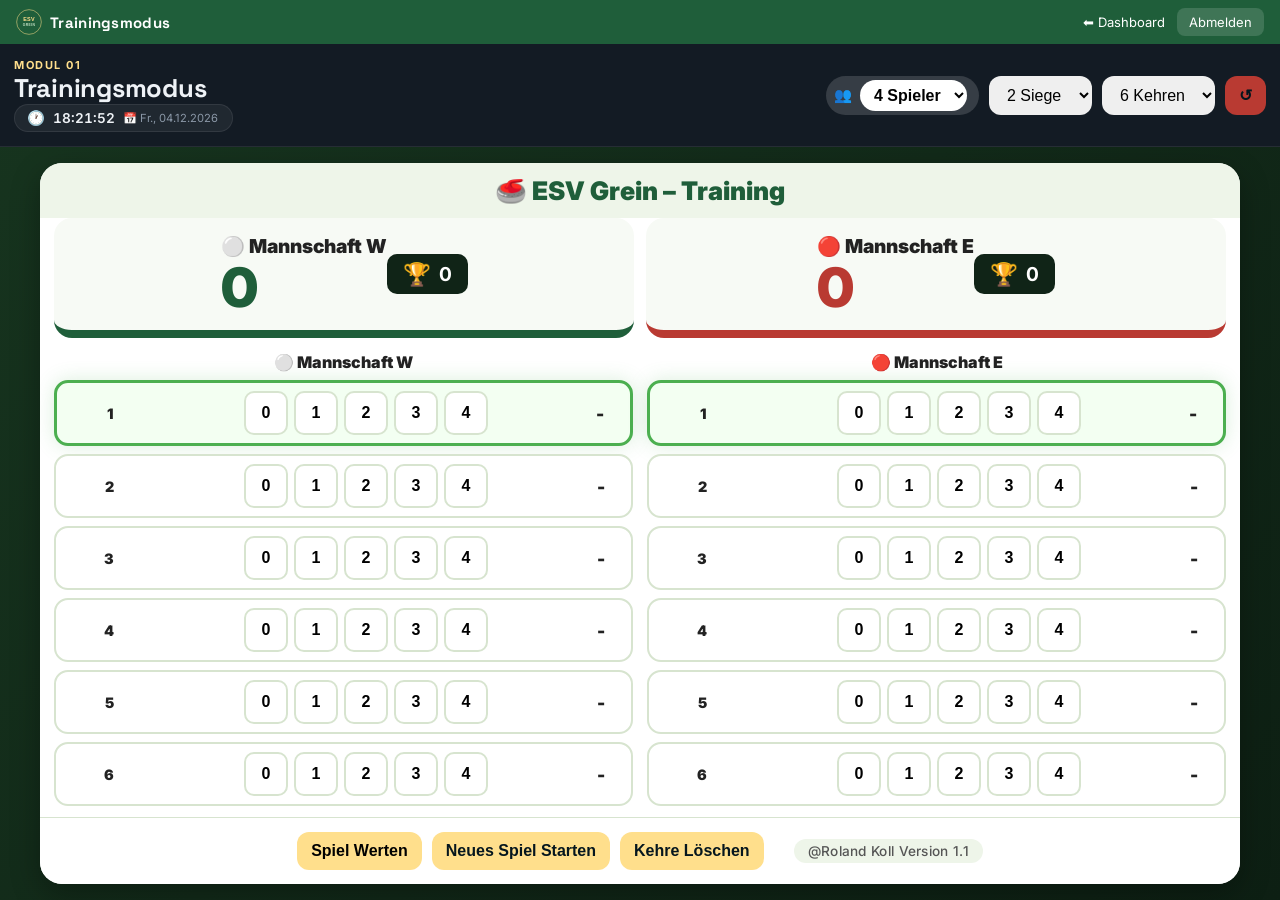
<file: 01_Trainingsmodus.html>
<!DOCTYPE html>
<html lang="de">
<head>
<meta charset="UTF-8">
<meta name="viewport" content="width=device-width, initial-scale=1.0, viewport-fit=cover, maximum-scale=1.0, user-scalable=no">
<title>Trainingsmodus – Trainingsportal ESV Grein</title>
<link rel="preconnect" href="https://fonts.googleapis.com">
<link href="https://fonts.googleapis.com/css2?family=Space+Grotesk:wght@500;700&family=Inter:wght@400;600;700&display=swap" rel="stylesheet">

<style>
:root{
    --green:#1f5e3a;
    --red:#b93a32;
    --gold:#ffdf8c;
    --dark:#102417;
    --light:#eef5e9;
    --border:#d7e4cf;

    --bg-main:#0a0e14;
    --bg-panel:#131b24;
    --line:rgba(255,255,255,0.08);
    --text-main:#eef2f6;
    --text-dim:#8a97a6;
    --accent:#ffdf8c;
    --accent-hover:#f7cf5c;
    --font-display:"Space Grotesk","Inter",sans-serif;
    --font-body:"Inter",Segoe UI,Arial,sans-serif;
}

*{
    margin:0;
    padding:0;
    box-sizing:border-box;
    -webkit-tap-highlight-color: transparent;
}

html, body {
    height: 100%;
    height: 100dvh;
    overflow: hidden;
}

body{
    font-family:var(--font-body);
    background:
        radial-gradient(900px 400px at 10% -10%, rgba(255,223,140,0.08), transparent 60%),
        linear-gradient(135deg, #17351f, #0d1f13);
    color:#222;
    display: flex;
    flex-direction: column;
    overflow: hidden;
}

.app-header{
    position: sticky;
    top: 0;
    z-index: 501;
    background: var(--green);
    color: #fff;
    padding: 8px 16px;
    display: flex;
    justify-content: space-between;
    align-items: center;
    flex-wrap: wrap;
    gap: 8px;
    flex-shrink: 0;
    font-size: 14px;
}
.app-header .app-header-title{
    display: flex;
    align-items: center;
    gap: 8px;
    font-family: var(--font-display);
    font-weight: 700;
    font-size: 15px;
    letter-spacing: .02em;
}
.app-header .app-header-logo{ width: 26px; height: 26px; flex-shrink: 0; }
.app-header .app-header-controls{ display: flex; align-items: center; gap: 8px; flex-wrap: wrap; }
.app-header a, .app-header button{
    color: #fff;
    text-decoration: none;
    background: rgba(255,255,255,0.14);
    border: none;
    padding: 6px 12px;
    border-radius: 8px;
    font-size: 13px;
    cursor: pointer;
    transition: background .15s ease;
}
.app-header a:hover, .app-header button:hover{ background: rgba(255,255,255,0.24); }
.app-header .app-header-back{ background: transparent; padding: 6px 4px; }
.app-header .app-header-back:hover{ background: rgba(255,255,255,0.14); }
/* Hochformat-Hinweis: die App ist für Querformat (Smartphone liegend) optimiert */
.rotate-hint {
    display: none;
    position: fixed;
    inset: 0;
    z-index: 10000;
    background: rgba(13, 31, 19, 0.97);
    color: #fff;
    flex-direction: column;
    align-items: center;
    justify-content: center;
    gap: 12px;
    text-align: center;
    padding: 24px;
    font-size: 1rem;
}
.rotate-hint .rotate-icon { font-size: 2.5rem; animation: rotate-hint-spin 1.8s ease-in-out infinite; }
@keyframes rotate-hint-spin {
    0%, 100% { transform: rotate(0deg); }
    50% { transform: rotate(90deg); }
}
@media (orientation: portrait) and (max-width: 600px) {
    .rotate-hint { display: flex; }
}


.topbar{
    position: sticky;
    top: 0;
    z-index: 501;
    background:var(--bg-panel);
    border-bottom:1px solid var(--line);
    padding:8px 14px;
    display:flex;
    justify-content:space-between;
    align-items:center;
    flex-shrink:0;
    font-size:13px;
}
.topbar a{ color:var(--text-dim); text-decoration:none; }
.topbar a:hover{ color:var(--text-main); }
.topbar .logout{ border:1px solid var(--line); padding:5px 12px; border-radius:8px; }
.topbar .logout:hover{ border-color:var(--text-dim); }

.header{
    position: sticky;
    top: 0;
    z-index: 500;
    background:var(--bg-panel);
    border-bottom:1px solid var(--line);
    color:var(--text-main);
    padding:14px;
    display:flex;
    justify-content:space-between;
    align-items:center;
    flex-wrap:wrap;
    gap:12px;
    flex-shrink:0;
}

.header h1{
    font-family:var(--font-display);
    font-weight:700;
    letter-spacing:-0.01em;
    font-size:1.6rem;
    color:var(--text-main);
}
.header h1::before{
    content:"Modul 01";
    display:block;
    font-family:var(--font-body);
    text-transform:uppercase;
    letter-spacing:0.14em;
    font-size:11px;
    color:var(--accent);
    font-weight:700;
}

/* ===== UHRZEIT ANZEIGE ===== */
.header-clock {
    display: flex;
    align-items: center;
    gap: 8px;
    font-size: 0.85rem;
    color: var(--text-dim);
    background: rgba(255,255,255,0.06);
    padding: 4px 14px 4px 12px;
    border-radius: 30px;
    border: 1px solid var(--line);
    white-space: nowrap;
}

.header-clock .clock-icon {
    font-size: 0.9rem;
}
.header-clock .clock-time {
    font-weight: 600;
    color: var(--text-main);
    font-variant-numeric: tabular-nums;
}
.header-clock .clock-date {
    font-size: 0.7rem;
    color: var(--text-dim);
}

.header-controls{
    display:flex;
    gap:10px;
    flex-wrap:wrap;
    align-items:center;
}

button,
select,
input{
    border:none;
    border-radius:12px;
    padding:10px 14px;
    font-size:1rem;
    touch-action: manipulation;
}

button{
    cursor:pointer;
    background:var(--accent);
    color:#05161e;
    font-weight:700;
    touch-action: manipulation;
    transition: transform 0.1s, background 0.15s;
}
button:hover{ background:var(--accent-hover); }

button:active {
    transform: scale(0.95);
}

.layout{
    flex: 1;
    padding:16px;
    overflow: hidden;
    min-height: 0;
}

.arena{
    width:100%;
    max-width:1200px;
    height:100%;
    background:white;
    border-radius:22px;
    overflow:hidden;
    box-shadow:0 10px 30px rgba(0,0,0,.3);
    display:flex;
    flex-direction:column;
    margin: 0 auto;
}

.arena-header{
    background:var(--light);
    padding:12px 16px;
    display:flex;
    justify-content:center;
    align-items:center;
    flex-shrink:0;
}

.arena-title{
    font-size:1.6rem;
    font-weight:900;
    color:var(--green);
    text-align:center;
}

.scoreboard{
    display:grid;
    grid-template-columns:1fr 1fr;
    gap:12px;
    padding:0 14px 14px;
    flex-shrink:0;
}

.score-card{
    background:#f7faf5;
    border-radius:18px;
    padding:16px 20px;
    text-align:center;
    border-bottom:8px solid var(--green);
    display:flex;
    justify-content:center;
    align-items:center;
}

.score-card.red{
    border-bottom-color:var(--red);
}

.team-info{
    display:flex;
    flex-direction:column;
    align-items:flex-start;
    gap:2px;
}

.team-name{
    font-size:1.2rem;
    font-weight:900;
}

.team-score{
    font-size:3.4rem;
    font-weight:900;
    color:var(--green);
    line-height:1;
}

.score-card.red .team-score{
    color:var(--red);
}

.team-wins{
    display:flex;
    align-items:center;
    gap:8px;
    background:var(--dark);
    color:white;
    padding:6px 16px;
    border-radius:10px;
    font-weight:700;
    font-size:1.2rem;
    white-space:nowrap;
}

.team-wins span{
    font-size:1.4rem;
}

.kehren-wrapper{
    flex:1;
    overflow-y:auto;
    padding:0 14px 14px;
    min-height:0;
    overscroll-behavior: contain;
    -webkit-overflow-scrolling: touch;
    touch-action: pan-y;
}

.kehren-wrapper::-webkit-scrollbar{
    width:8px;
}

.kehren-wrapper::-webkit-scrollbar-track{
    background:#f0f0f0;
    border-radius:10px;
}

.kehren-wrapper::-webkit-scrollbar-thumb{
    background:var(--green);
    border-radius:10px;
}

.kehren-wrapper::-webkit-scrollbar-thumb:hover{
    background:#0d3d22;
}

.kehren{
    display:grid;
    grid-template-columns:1fr 1fr;
    gap:14px;
}

.kehren-title{
    text-align:center;
    font-weight:900;
    margin-bottom:8px;
}

.kehre-row{
    display:grid;
    grid-template-columns:90px 1fr 45px;
    gap:8px;
    align-items:center;
    background:white;
    border:2px solid var(--border);
    border-radius:14px;
    padding:8px;
    margin-bottom:8px;
    transition: all 0.2s ease;
    cursor: pointer;
    touch-action: manipulation;
}

.kehre-row:active {
    transform: scale(0.98);
}

.kehre-row.active{
    border:3px solid #4caf50;
    background:#f3fff2;
    box-shadow: 0 0 20px rgba(76, 175, 80, 0.2);
}

.kehre-row.completed{
    border:3px solid #ff9800;
    background:#fff8e1;
}

.kehre-number{
    font-size:.9rem;
    font-weight:900;
    text-align:center;
}

.points{
    display:flex;
    gap:6px;
    justify-content:center;
    flex-wrap:wrap;
}

.point-btn{
    width:44px;
    height:44px;
    border-radius:10px;
    border:2px solid var(--border);
    background:white;
    color:black;
    font-weight:900;
    font-size:16px;
    touch-action: manipulation;
    transition: all 0.15s;
    display:flex;
    align-items:center;
    justify-content:center;
}

.point-btn:active {
    transform: scale(0.92);
    background:var(--green);
    color:white;
}

.point-btn.active-point{
    background:var(--green);
    color:white;
    border-color:var(--green);
}

.kehre-value{
    text-align:center;
    font-weight:900;
    font-size:1.1rem;
}

.footer{
    position: sticky;
    bottom: 0;
    z-index: 100;
    display:flex;
    justify-content:center;
    align-items:center;
    gap:10px;
    flex-wrap:wrap;
    padding:14px;
    border-top:1px solid var(--border);
    flex-shrink:0;
    background: white;
}

.footer .footer-left {
    display:flex;
    gap:10px;
    flex-wrap:wrap;
    justify-content:center;
}

.footer .footer-right {
    font-size:0.85rem;
    color:#555;
    background:var(--light);
    padding:4px 14px;
    border-radius:30px;
    font-weight:500;
    letter-spacing:0.3px;
    margin-left:20px;
}

.gold{
    background:var(--gold);
    color:black;
}

.gold:active{
    background:#f0c860;
}

.toast{
    position:fixed;
    bottom:20px;
    left:50%;
    transform:translateX(-50%);
    background:#111;
    color:white;
    padding:14px 20px;
    border-radius:14px;
    opacity:0;
    transition:.3s;
    z-index:9999;
    pointer-events: none;
    font-size:1rem;
}

.toast.show{
    opacity:1;
}

.player-selector{
    display:flex;
    gap:8px;
    align-items:center;
    background:rgba(255,255,255,0.15);
    padding:4px 12px 4px 8px;
    border-radius:40px;
}

.player-selector label{
    font-weight:600;
    font-size:0.9rem;
}

.player-selector select{
    background:white;
    color:black;
    padding:6px 10px;
    border-radius:30px;
    font-weight:700;
}

/* Dialog für Kehrenauswahl */
.kehren-dialog-overlay {
    position: fixed;
    top: 0;
    left: 0;
    right: 0;
    bottom: 0;
    background: rgba(0,0,0,0.5);
    display: none;
    justify-content: center;
    align-items: center;
    z-index: 10000;
    touch-action: manipulation;
}

.kehren-dialog-overlay.show {
    display: flex;
}

.kehren-dialog {
    background: white;
    border-radius: 22px;
    padding: 30px;
    max-width: 400px;
    width: 90%;
    box-shadow: 0 10px 40px rgba(0,0,0,0.3);
    touch-action: manipulation;
}

.kehren-dialog h3 {
    margin-bottom: 16px;
    color: var(--green);
    font-size: 1.4rem;
}

.kehren-dialog select {
    width: 100%;
    padding: 14px;
    border: 2px solid var(--border);
    border-radius: 12px;
    font-size: 1.1rem;
    margin-bottom: 16px;
    min-height: 50px;
    touch-action: manipulation;
}

.kehren-dialog .dialog-buttons {
    display: flex;
    gap: 10px;
    justify-content: flex-end;
}

.kehren-dialog .dialog-buttons button {
    padding: 12px 24px;
    border-radius: 12px;
    font-weight: 700;
    min-height: 50px;
    min-width: 90px;
    touch-action: manipulation;
}

.kehren-dialog .dialog-buttons .btn-cancel {
    background: #ccc;
    color: #333;
}

.kehren-dialog .dialog-buttons .btn-confirm {
    background: var(--red);
    color: white;
}

/* ===== RESPONSIVE FÜR TABLETS ===== */
@media (max-width: 900px) {
    .scoreboard {
        grid-template-columns: 1fr;
        gap: 8px;
    }
    
    .kehren {
        grid-template-columns: 1fr;
        gap: 10px;
    }
    
    .point-btn {
        width: 58px;
        height: 58px;
        font-size: 22px;
        border-radius: 12px;
    }
    
    .team-score {
        font-size: 4rem;
    }
    
    .kehre-row {
        grid-template-columns: 80px 1fr 50px;
        padding: 10px;
        border-radius: 16px;
    }
    
    .kehre-number {
        font-size: 1rem;
    }
    
    .kehre-value {
        font-size: 1.3rem;
    }
    
    .header h1 {
        font-size: 1.3rem;
    }
    
    .footer .footer-right {
        margin-left: 0;
    }
    
    .header-clock {
        font-size: 0.7rem;
        padding: 3px 10px 3px 8px;
    }
    .header-clock .clock-date {
        display: none;
    }
}

@media (max-width: 600px) {
    .point-btn {
        width: 48px;
        height: 48px;
        font-size: 18px;
    }
    
    .kehre-row {
        grid-template-columns: 60px 1fr 40px;
        padding: 6px;
        gap: 4px;
    }
    
    .team-score {
        font-size: 3rem;
    }
    
    .header h1 {
        font-size: 1.1rem;
    }
    
    .header-controls select,
    .header-controls button {
        padding: 6px 10px;
        font-size: 0.85rem;
    }
    
    .header-clock {
        font-size: 0.6rem;
        padding: 2px 8px 2px 6px;
        gap: 4px;
    }
    .header-clock .clock-time {
        font-size: 0.65rem;
    }
    .header-clock .clock-date {
        display: none;
    }
    .header-left {
        gap: 8px;
        flex-wrap: wrap;
    }
}
</style>
</head>
<body>
<div class="rotate-hint">
    <div class="rotate-icon">📱↻</div>
    <div>Bitte das Gerät ins <strong>Querformat</strong> drehen<br>für die optimale Ansicht.</div>
</div>



<div class="app-header">
    <div class="app-header-title">
        <svg class="app-header-logo" viewBox="0 0 200 200" xmlns="http://www.w3.org/2000/svg">
            <circle cx="100" cy="100" r="95" fill="#1f5e3a" stroke="#ffdf8c" stroke-width="4"/>
            <text x="100" y="90" text-anchor="middle" font-family="Arial,sans-serif" font-weight="900" font-size="42" fill="#ffdf8c" letter-spacing="1.5">ESV</text>
            <text x="100" y="130" text-anchor="middle" font-family="Arial,sans-serif" font-weight="700" font-size="26" fill="#c8e6c9" letter-spacing="2.5">GREIN</text>
        </svg>
        Trainingsmodus
    </div>
    <div class="app-header-controls">
        <a class="app-header-back" href="dashboard.html">⬅ Dashboard</a>
        <a class="logout" href="#" onclick="logout(); return false;">Abmelden</a>
    </div>
</div>

<div class="header">
    <div class="header-left">
        <h1>Trainingsmodus</h1>

        <!-- ===== UHRZEIT DIREKT NEBEN TRAININGSMODUS ===== -->
        <div class="header-clock" id="moduleClockContainer">
            <span class="clock-icon">🕐</span>
            <span class="clock-time" id="moduleClock">--:--:--</span>
            <span class="clock-date" id="moduleDate">📅 --</span>
        </div>
    </div>

    <div class="header-controls">
        <div class="player-selector">
            <label for="playerCount">👥</label>
            <select id="playerCount">
                <option value="3">3 Spieler</option>
                <option value="4"selected>4 Spieler</option>
                <option value="5">5 Spieler</option>
                <option value="6">6 Spieler</option>
            </select>
        </div>

        <select id="gamesSelect">
            <option value="2"selected>2 Siege</option>
            <option value="3">3 Siege</option>
            <option value="4">4 Siege</option>
            <option value="5">5 Siege</option>
            <option value="6">6 Siege</option>
        </select>

        <select id="kehrenSelect">
            <option value="4">4 Kehren</option>
            <option value="6" selected>6 Kehren</option>
            <option value="8">8 Kehren</option>
        </select>

        <button onclick="fullReset()" style="background:#b93a32;">↺</button>
    </div>
</div>

<div class="layout" id="layout"></div>

<!-- Dialog für Kehrenauswahl -->
<div class="kehren-dialog-overlay" id="kehrenDialog" onclick="closeKehrenDialog(event)">
    <div class="kehren-dialog" onclick="event.stopPropagation();">
        <h3>Kehre löschen</h3>
        <p style="margin-bottom:12px;color:#666;">Wählen Sie die zu löschende Kehre:</p>
        <select id="kehrenSelectDialog"></select>
        <div class="dialog-buttons">
            <button class="btn-cancel" onclick="closeKehrenDialog()">Abbrechen</button>
            <button class="btn-confirm" onclick="confirmDeleteKehre()">Löschen</button>
        </div>
    </div>
</div>

<div class="toast" id="toast"></div>

<script src="auth.js"></script>
<script>
requireGate();
requireLogin();

// ============================================================
// UHRZEIT & DATUM FÜR MODUL
// ============================================================
function updateModuleClock() {
    const now = new Date();
    const timeStr = now.toLocaleTimeString('de-DE', { hour: '2-digit', minute: '2-digit', second: '2-digit' });
    const dateStr = now.toLocaleDateString('de-DE', { weekday: 'short', day: '2-digit', month: '2-digit', year: 'numeric' });
    
    const clockEl = document.getElementById('moduleClock');
    const dateEl = document.getElementById('moduleDate');
    if (clockEl) clockEl.textContent = timeStr;
    if (dateEl) dateEl.textContent = '📅 ' + dateStr;
}

// Initial aktualisieren und dann jede Sekunde
updateModuleClock();
setInterval(updateModuleClock, 1000);

// ============================================================
// TRAININGSMODUS LOGIK
// ============================================================
const state = {
    kehren: 6,
    winsToChampion: 2,
    playerCount: 4,
    arena: createArena(1)
};

function createArena(id) {
    return {
        id,
        teamA: 'Mannschaft W',
        teamB: 'Mannschaft E',
        pointsA: Array(6).fill(null),
        pointsB: Array(6).fill(null),
        winsA: 0,
        winsB: 0
    };
}

function render() {
    document.getElementById('layout').innerHTML = renderArena(state.arena);
    scrollToActiveKehre();
}

function renderArena(arena) {
    const scoreA = sum(arena.pointsA);
    const scoreB = sum(arena.pointsB);

    return `
    <div class="arena">
        <div class="arena-header">
            <div class="arena-title">🥌 ESV Grein – Training</div>
        </div>

        <div class="scoreboard">
            <div class="score-card">
                <div class="team-info">
                    <div class="team-name">⚪ Mannschaft W</div>
                    <div class="team-score">${scoreA}</div>
                </div>
                <div class="team-wins">
                    <span>🏆</span> ${arena.winsA}
                </div>
            </div>

            <div class="score-card red">
                <div class="team-info">
                    <div class="team-name">🔴 Mannschaft E</div>
                    <div class="team-score">${scoreB}</div>
                </div>
                <div class="team-wins">
                    <span>🏆</span> ${arena.winsB}
                </div>
            </div>
        </div>

        <div class="kehren-wrapper" id="kehrenWrapper">
            <div class="kehren">
                <div>
                    <div class="kehren-title">⚪ Mannschaft W</div>
                    ${renderKehren(arena, 'A')}
                </div>
                <div>
                    <div class="kehren-title">🔴 Mannschaft E</div>
                    ${renderKehren(arena, 'B')}
                </div>
            </div>
        </div>

        <div class="footer">
            <div class="footer-left">
                <button class="gold" onclick="evaluateGame()">Spiel Werten</button>
                <button onclick="resetGame()">Neues Spiel Starten</button>
                <button onclick="openKehrenDialog()">Kehre Löschen</button>
            </div>
            <div class="footer-right">@Roland Koll Version 1.1</div>
        </div>
    </div>
    `;
}

function renderKehren(arena, team) {
    let html = '';
    const arr = team === 'A' ? arena.pointsA : arena.pointsB;
    const activeIndex = activeKehre(arena) - 1;

    for (let i = 0; i < state.kehren; i++) {
        const active = activeIndex === i;
        const isCompleted = arr[i] !== null;
        const maxPoints = state.playerCount;

        html += `
        <div class="kehre-row ${active ? 'active' : ''} ${isCompleted ? 'completed' : ''}" 
             data-kehre="${i}" 
             data-team="${team}"
             onclick="handleKehreClick(${i}, '${team}')">
            <div class="kehre-number">${i + 1}</div>
            <div class="points">
                ${Array.from({length: maxPoints + 1}, (_, v) => `
                    <button class="point-btn ${arr[i] === v ? 'active-point' : ''}"
                            onclick="event.stopPropagation(); setPoints('${team}', ${i}, ${v})"
                            data-value="${v}">
                        ${v}
                    </button>
                `).join('')}
            </div>
            <div class="kehre-value">${arr[i] ?? '-'}</div>
        </div>
        `;
    }

    return html;
}

// ===== VERBESSERTE setPoints Funktion =====
function setPoints(team, index, value) {
    const arena = state.arena;

    if (hasWinner(arena)) {
        toast('Training beendet');
        return;
    }

    // Punkte setzen. Wenn eine Mannschaft in dieser Kehre Punkte (1-N) erhält,
    // wird die Gegner-Mannschaft automatisch mit 0 gewertet, sofern dort noch
    // kein Wert eingetragen wurde (nur eine Mannschaft kann pro Kehre punkten).
    if (team === 'A') {
        arena.pointsA[index] = value;
        if (arena.pointsB[index] === null) {
            arena.pointsB[index] = 0;
        }
    } else {
        arena.pointsB[index] = value;
        if (arena.pointsA[index] === null) {
            arena.pointsA[index] = 0;
        }
    }

    // Nur neu rendern
    render();
}

// ===== NEU: Klick auf Kehre für Lösch-Dialog =====
function handleKehreClick(index, team) {
    const arena = state.arena;
    if (hasWinner(arena)) {
        toast('Training beendet');
        return;
    }

    // Prüfen ob die Kehre Werte hat
    const hasValue = arena.pointsA[index] !== null || arena.pointsB[index] !== null;
    if (!hasValue) {
        toast(`Kehre ${index + 1} ist bereits leer`);
        return;
    }

    // Dialog öffnen mit vorausgewählter Kehre
    openKehrenDialog(index);
}

function scrollToActiveKehre() {
    setTimeout(() => {
        const wrapper = document.getElementById('kehrenWrapper');
        if (!wrapper) return;

        const activeRow = wrapper.querySelector('.kehre-row.active');
        if (activeRow) {
            const wrapperRect = wrapper.getBoundingClientRect();
            const rowRect = activeRow.getBoundingClientRect();

            const isVisible = 
                rowRect.top >= wrapperRect.top + 10 &&
                rowRect.bottom <= wrapperRect.bottom - 10;

            if (!isVisible) {
                activeRow.scrollIntoView({
                    block: 'center',
                    behavior: 'smooth'
                });
            }
        }
    }, 50);
}

function evaluateGame() {
    const arena = state.arena;

    if (hasWinner(arena)) {
        toast('Training beendet');
        return;
    }

    for (let i = 0; i < state.kehren; i++) {
        if (arena.pointsA[i] === null || arena.pointsB[i] === null) {
            toast('Bitte alle Kehren ausfüllen');
            return;
        }
    }

    const a = sum(arena.pointsA);
    const b = sum(arena.pointsB);

    if (a > b) {
        arena.winsA++;
        toast(`⚪ Mannschaft W gewinnt (${a}:${b})`);
    } else if (b > a) {
        arena.winsB++;
        toast(`🔴 Mannschaft E gewinnt (${a}:${b})`);
    } else {
        toast(`Unentschieden (${a}:${b})`);
    }

    arena.pointsA = Array(state.kehren).fill(null);
    arena.pointsB = Array(state.kehren).fill(null);

    if (hasWinner(arena)) {
        toast(`🏆 ${winnerName(arena)} gewinnt das Training!`);
    }

    render();
}

function activeKehre(arena) {
    for (let i = 0; i < state.kehren; i++) {
        if (arena.pointsA[i] === null || arena.pointsB[i] === null) {
            return i + 1;
        }
    }
    return state.kehren;
}

function hasWinner(arena) {
    return arena.winsA >= state.winsToChampion || arena.winsB >= state.winsToChampion;
}

function winnerName(arena) {
    if (arena.winsA >= state.winsToChampion) return 'Mannschaft W';
    if (arena.winsB >= state.winsToChampion) return 'Mannschaft E';
    return '';
}

function sum(arr) {
    return arr.reduce((a, b) => a + (b || 0), 0);
}

function resetGame() {
    const arena = state.arena;
    arena.pointsA = Array(state.kehren).fill(null);
    arena.pointsB = Array(state.kehren).fill(null);
    arena.winsA = 0;
    arena.winsB = 0;
    render();
    toast('Spiel neu gestartet');
}

// ===== VERBESSERTE Dialog-Funktionen =====
function openKehrenDialog(preSelectedIndex) {
    const arena = state.arena;
    if (hasWinner(arena)) {
        toast('Training beendet');
        return;
    }

    const dialog = document.getElementById('kehrenDialog');
    const select = document.getElementById('kehrenSelectDialog');

    select.innerHTML = '';
    let hasValues = false;

    for (let i = 0; i < state.kehren; i++) {
        const option = document.createElement('option');
        option.value = i;
        const hasValue = arena.pointsA[i] !== null || arena.pointsB[i] !== null;
        if (hasValue) hasValues = true;
        option.textContent = `Kehre ${i + 1} ${hasValue ? '✏️' : '⬜'}`;
        select.appendChild(option);
    }

    if (!hasValues) {
        toast('Alle Kehren sind bereits leer');
        return;
    }

    // Wenn eine Kehre vorausgewählt wurde
    if (preSelectedIndex !== undefined) {
        select.value = preSelectedIndex;
    }

    dialog.classList.add('show');
    document.body.style.overflow = 'hidden';
}

function closeKehrenDialog(event) {
    if (event && event.target !== event.currentTarget) return;
    document.getElementById('kehrenDialog').classList.remove('show');
    document.body.style.overflow = '';
}

function confirmDeleteKehre() {
    const arena = state.arena;
    const select = document.getElementById('kehrenSelectDialog');
    const index = parseInt(select.value);

    if (arena.pointsA[index] === null && arena.pointsB[index] === null) {
        toast(`Kehre ${index + 1} ist bereits leer`);
        closeKehrenDialog();
        return;
    }

    arena.pointsA[index] = null;
    arena.pointsB[index] = null;

    render();
    toast(`Kehre ${index + 1} gelöscht`);
    closeKehrenDialog();
}

function fullReset() {
    state.arena = createArena(1);
    render();
    toast('Kompletter Reset');
}

function toast(msg) {
    const t = document.getElementById('toast');
    t.textContent = msg;
    t.classList.add('show');
    clearTimeout(t._timeout);
    t._timeout = setTimeout(() => t.classList.remove('show'), 2500);
}

// ===== EVENT-LISTENER =====
document.getElementById('playerCount').addEventListener('change', function(e) {
    state.playerCount = Number(e.target.value);
    render();
    toast(`👥 ${state.playerCount} Spieler`);
});

document.getElementById('kehrenSelect').addEventListener('change', function(e) {
    state.kehren = Number(e.target.value);
    state.arena.pointsA = Array(state.kehren).fill(null);
    state.arena.pointsB = Array(state.kehren).fill(null);
    render();
});

document.getElementById('gamesSelect').addEventListener('change', function(e) {
    state.winsToChampion = Number(e.target.value);
    render();
});

// ===== HÖHENKORREKTUR =====
function setCorrectHeight() {
    const vh = window.innerHeight;
    document.documentElement.style.setProperty('height', vh + 'px');
    document.body.style.setProperty('height', vh + 'px');
}

window.addEventListener('resize', setCorrectHeight);
window.addEventListener('orientationchange', function() {
    setTimeout(setCorrectHeight, 300);
});
setCorrectHeight();

render();
</script>

</body>
</html>
</file>
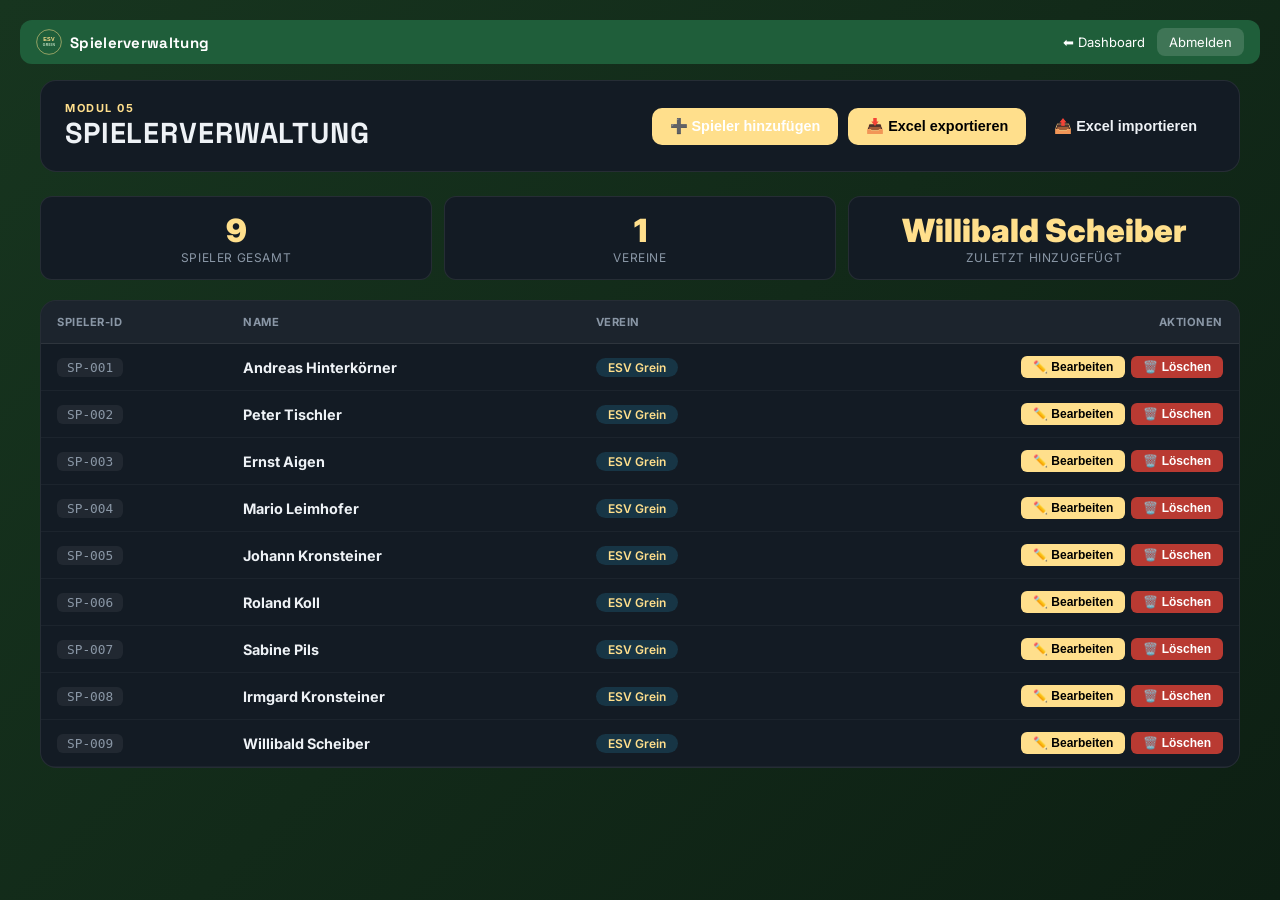
<file: 02_Spielerverwaltung.html>
<!DOCTYPE html>
<html lang="de">
<head>
    <meta charset="UTF-8">
    <meta name="viewport" content="width=device-width, initial-scale=1.0, viewport-fit=cover, maximum-scale=1.0, user-scalable=no">
    <title>Spielerverwaltung – Trainingsportal ESV Grein</title>
    <link rel="preconnect" href="https://fonts.googleapis.com">
    <link href="https://fonts.googleapis.com/css2?family=Space+Grotesk:wght@500;700&family=Inter:wght@400;600;700&display=swap" rel="stylesheet">

    <style>
        :root {
            --green: #1f5e3a;
            --red: #b93a32;
            --gold: #ffdf8c;
            --dark: #102417;
            --light: #eef5e9;
            --border: #d7e4cf;
            --bg-main: #0a0e14;
            --bg-panel: #131b24;
            --line:rgba(255,255,255,0.08);
            --text-main: #eef2f6;
            --text-dim: #8a97a6;
            --accent: #ffdf8c;
            --accent-hover: #f7cf5c;
            --font-display: "Space Grotesk","Inter",sans-serif;
            --font-body: "Inter",Segoe UI,Arial,sans-serif;
        }

        * {
            margin: 0;
            padding: 0;
            box-sizing: border-box;
        }

        body {
            font-family: var(--font-body);
            background: linear-gradient(135deg, #17351f, #0d1f13);
            color: var(--text-main);
            min-height: 100vh;
            padding: 20px;
        }

        .container {
            max-width: 1200px;
            margin: 0 auto;
        }

        /* Header */
        .header {
            background: var(--bg-panel);
            border: 1px solid var(--line);
            border-radius: 16px;
            padding: 20px 24px;
            margin-bottom: 24px;
            display: flex;
            justify-content: space-between;
            align-items: center;
            flex-wrap: wrap;
            gap: 16px;
        }
        .app-header{
            position: sticky;
            top: 0;
            z-index: 501;
            background: var(--green);
            color: #fff;
            padding: 8px 16px;
            display: flex;
            justify-content: space-between;
            align-items: center;
            flex-wrap: wrap;
            gap: 8px;
            flex-shrink: 0;
            font-size: 14px;
            margin-bottom: 16px;
            border-radius: 12px;
        }
        .app-header .app-header-title{
            display: flex;
            align-items: center;
            gap: 8px;
            font-family: var(--font-display);
            font-weight: 700;
            font-size: 15px;
            letter-spacing: .02em;
        }
        .app-header .app-header-logo{ width: 26px; height: 26px; flex-shrink: 0; }
        .app-header .app-header-controls{ display: flex; align-items: center; gap: 8px; flex-wrap: wrap; }
        .app-header a, .app-header button{
            color: #fff;
            text-decoration: none;
            background: rgba(255,255,255,0.14);
            border: none;
            padding: 6px 12px;
            border-radius: 8px;
            font-size: 13px;
            cursor: pointer;
            transition: background .15s ease;
        }
        .app-header a:hover, .app-header button:hover{ background: rgba(255,255,255,0.24); }
        .app-header .app-header-back{ background: transparent; padding: 6px 4px; }
        .app-header .app-header-back:hover{ background: rgba(255,255,255,0.14); }
/* Hochformat-Hinweis: die App ist für Querformat (Smartphone liegend) optimiert */
.rotate-hint {
    display: none;
    position: fixed;
    inset: 0;
    z-index: 10000;
    background: rgba(13, 31, 19, 0.97);
    color: #fff;
    flex-direction: column;
    align-items: center;
    justify-content: center;
    gap: 12px;
    text-align: center;
    padding: 24px;
    font-size: 1rem;
}
.rotate-hint .rotate-icon { font-size: 2.5rem; animation: rotate-hint-spin 1.8s ease-in-out infinite; }
@keyframes rotate-hint-spin {
    0%, 100% { transform: rotate(0deg); }
    50% { transform: rotate(90deg); }
}
@media (orientation: portrait) and (max-width: 600px) {
    .rotate-hint { display: flex; }
}


        .topbar{
             position: sticky;
            top: 0;
            z-index: 501;
             background:var(--bg-panel);
            border-bottom:1px solid var(--line);
            padding:8px 14px;
            display:flex;
            justify-content:space-between;
            align-items:center;
            flex-shrink:0;
            font-size:15px;
}
        .topbar a {
            color: var(--text-dim);
            text-decoration: none;
            transition: color .15s ease;
        }
        .topbar a:hover { color: var(--text-main); }
        .topbar a.logout {
            border: 1px solid var(--line);
            padding: 6px 14px;
            border-radius: 8px;
            font-size: 13px;
        }
        .topbar a.logout:hover { border-color: var(--accent); }

        .header h1 {
            font-family: var(--font-display);
            font-size: 1.8rem;
            letter-spacing: 0.03em;
            text-transform: uppercase;
        }
        .header h1::before {
            content: "Modul 05";
            display: block;
            font-family: var(--font-body);
            text-transform: uppercase;
            letter-spacing: 0.14em;
            font-size: 11px;
            color: var(--accent);
            font-weight: 700;
        }

        .header-actions {
            display: flex;
            gap: 10px;
            flex-wrap: wrap;
        }

        .header-actions button {
            padding: 10px 18px;
            border: none;
            border-radius: 10px;
            font-weight: 700;
            font-size: 0.9rem;
            cursor: pointer;
            transition: all 0.2s;
            touch-action: manipulation;
        }
        .header-actions button:active { transform: scale(0.95); }

        .btn-primary { background: var(--accent); color: white; }
        .btn-primary:hover { background: var(--accent-hover); }

        .btn-success { background: #2e7d32; color: white; }
        .btn-success:hover { background: #388e3c; }

        .btn-danger { background: var(--red); color: white; }
        .btn-danger:hover { background: #c62828; }

        .btn-gold { background: var(--gold); color: black; }
        .btn-gold:hover { background: #f0c860; }

        .btn-outline {
            background: transparent;
            border: 1px solid var(--line);
            color: var(--text-main);
        }
        .btn-outline:hover { background: rgba(255,255,255,0.05); }

        /* Statistik */
        .stats {
            display: grid;
            grid-template-columns: repeat(auto-fit, minmax(150px, 1fr));
            gap: 12px;
            margin-bottom: 20px;
        }

        .stat-card {
            background: var(--bg-panel);
            border: 1px solid var(--line);
            border-radius: 12px;
            padding: 14px 18px;
            text-align: center;
        }
        .stat-card .number {
            font-size: 2rem;
            font-weight: 900;
            color: var(--accent);
        }
        .stat-card .label {
            font-size: 0.75rem;
            color: var(--text-dim);
            text-transform: uppercase;
            letter-spacing: 0.05em;
        }

        /* Tabelle */
        .table-wrapper {
            background: var(--bg-panel);
            border: 1px solid var(--line);
            border-radius: 16px;
            overflow: hidden;
            overflow-x: auto;
        }

        table {
            width: 100%;
            border-collapse: collapse;
            font-size: 0.9rem;
        }

        thead {
            background: rgba(255,255,255,0.04);
        }

        th {
            padding: 14px 16px;
            text-align: left;
            font-weight: 700;
            color: var(--text-dim);
            text-transform: uppercase;
            font-size: 0.7rem;
            letter-spacing: 0.05em;
            border-bottom: 1px solid var(--line);
            white-space: nowrap;
        }

        td {
            padding: 12px 16px;
            border-bottom: 1px solid rgba(255,255,255,0.04);
            vertical-align: middle;
        }

        tr:hover td {
            background: rgba(255,255,255,0.03);
        }

        .player-id {
            font-family: monospace;
            font-size: 0.8rem;
            color: var(--text-dim);
            background: rgba(255,255,255,0.06);
            padding: 2px 10px;
            border-radius: 6px;
            display: inline-block;
        }

        .verein-badge {
            background: rgba(51, 197, 255, 0.15);
            color: var(--accent);
            padding: 2px 12px;
            border-radius: 20px;
            font-size: 0.75rem;
            font-weight: 600;
            display: inline-block;
        }

        .action-buttons {
            display: flex;
            gap: 6px;
            flex-wrap: wrap;
        }

        .action-buttons button {
            padding: 4px 12px;
            border: none;
            border-radius: 6px;
            font-size: 0.75rem;
            font-weight: 600;
            cursor: pointer;
            transition: all 0.15s;
            touch-action: manipulation;
        }
        .action-buttons button:active { transform: scale(0.92); }

        .btn-edit { background: var(--gold); color: black; }
        .btn-edit:hover { background: #f0c860; }

        .btn-delete { background: var(--red); color: white; }
        .btn-delete:hover { background: #c62828; }

        /* Formular - Modal */
        .modal-overlay {
            position: fixed;
            inset: 0;
            background: rgba(0,0,0,0.7);
            display: none;
            align-items: center;
            justify-content: center;
            z-index: 10000;
            padding: 20px;
            backdrop-filter: blur(4px);
        }

        .modal-overlay.show {
            display: flex;
        }

        .modal {
            background: var(--bg-panel);
            border: 1px solid var(--line);
            border-radius: 20px;
            padding: 30px;
            max-width: 480px;
            width: 100%;
            animation: modalIn 0.25s ease-out;
        }

        @keyframes modalIn {
            from { opacity: 0; transform: scale(0.92); }
            to { opacity: 1; transform: scale(1); }
        }

        .modal h2 {
            font-family: var(--font-display);
            font-size: 1.4rem;
            margin-bottom: 6px;
        }

        .modal .sub {
            color: var(--text-dim);
            font-size: 0.85rem;
            margin-bottom: 18px;
        }

        .modal label {
            display: block;
            font-weight: 600;
            font-size: 0.85rem;
            margin-bottom: 4px;
            color: var(--text-dim);
        }

        .modal input, .modal select {
            width: 100%;
            padding: 10px 14px;
            border: 1px solid var(--line);
            border-radius: 10px;
            background: rgba(255,255,255,0.05);
            color: var(--text-main);
            font-size: 0.95rem;
            margin-bottom: 14px;
            outline: none;
            transition: border-color 0.2s;
        }

        .modal input:focus, .modal select:focus {
            border-color: var(--accent);
        }

        .modal input::placeholder {
            color: var(--text-dim);
        }

        .modal .form-row {
            display: grid;
            grid-template-columns: 1fr 1fr;
            gap: 12px;
        }

        .modal .modal-actions {
            display: flex;
            gap: 10px;
            margin-top: 8px;
        }

        .modal .modal-actions button {
            flex: 1;
            padding: 12px;
            border: none;
            border-radius: 10px;
            font-weight: 700;
            cursor: pointer;
            transition: all 0.15s;
            touch-action: manipulation;
        }
        .modal .modal-actions button:active { transform: scale(0.95); }

        .modal .modal-actions .btn-cancel {
            background: rgba(255,255,255,0.08);
            color: var(--text-main);
        }
        .modal .modal-actions .btn-cancel:hover {
            background: rgba(255,255,255,0.15);
        }

        /* Toast */
        .toast {
            position: fixed;
            bottom: 30px;
            left: 50%;
            transform: translateX(-50%);
            background: var(--bg-panel);
            border: 1px solid var(--line);
            color: var(--text-main);
            padding: 14px 24px;
            border-radius: 14px;
            font-weight: 600;
            opacity: 0;
            transition: opacity 0.3s;
            z-index: 99999;
            pointer-events: none;
            text-align: center;
            max-width: 90%;
        }

        .toast.show {
            opacity: 1;
        }

        .toast.success { border-color: #4caf50; }
        .toast.error { border-color: var(--red); }
        .toast.info { border-color: var(--accent); }

        /* Leerzustand */
        .empty-state {
            text-align: center;
            padding: 50px 20px;
            color: var(--text-dim);
        }
        .empty-state .icon {
            font-size: 3rem;
            margin-bottom: 10px;
        }
        .empty-state h3 {
            color: var(--text-main);
            margin-bottom: 4px;
        }

        /* Responsive */
        @media (max-width: 768px) {
            .header {
                flex-direction: column;
                align-items: stretch;
                text-align: center;
            }
            .header-actions {
                justify-content: center;
            }
            .modal .form-row {
                grid-template-columns: 1fr;
            }
            .action-buttons {
                flex-direction: column;
                gap: 4px;
            }
            .action-buttons button {
                width: 100%;
                padding: 6px 12px;
            }
            td, th {
                padding: 10px 12px;
                font-size: 0.8rem;
            }
            .stats {
                grid-template-columns: 1fr 1fr;
            }
        }

        @media (max-width: 480px) {
            body { padding: 10px; }
            .header { padding: 14px 16px; }
            .header h1 { font-size: 1.3rem; }
            .modal { padding: 20px; }
            .stats { grid-template-columns: 1fr; }
        }
    </style>
</head>
<body>
<div class="rotate-hint">
    <div class="rotate-icon">📱↻</div>
    <div>Bitte das Gerät ins <strong>Querformat</strong> drehen<br>für die optimale Ansicht.</div>
</div>


    <div class="app-header">
    <div class="app-header-title">
        <svg class="app-header-logo" viewBox="0 0 200 200" xmlns="http://www.w3.org/2000/svg">
            <circle cx="100" cy="100" r="95" fill="#1f5e3a" stroke="#ffdf8c" stroke-width="4"/>
            <text x="100" y="90" text-anchor="middle" font-family="Arial,sans-serif" font-weight="900" font-size="42" fill="#ffdf8c" letter-spacing="1.5">ESV</text>
            <text x="100" y="130" text-anchor="middle" font-family="Arial,sans-serif" font-weight="700" font-size="26" fill="#c8e6c9" letter-spacing="2.5">GREIN</text>
        </svg>
        Spielerverwaltung
    </div>
    <div class="app-header-controls">
        <a class="app-header-back" href="dashboard.html">⬅ Dashboard</a>
        <a class="logout" href="#" onclick="logout(); return false;">Abmelden</a>
    </div>
</div>

<div class="container">
    <!-- Header -->
    <div class="header">
        <h1>Spielerverwaltung</h1>
        <div class="header-actions">
            <button class="btn-primary" onclick="openAddModal()">➕ Spieler hinzufügen</button>
            <button class="btn-gold" onclick="exportExcel()">📥 Excel exportieren</button>
            <button class="btn-outline" onclick="document.getElementById('importFile').click()">📤 Excel importieren</button>
            <input type="file" id="importFile" accept=".xlsx,.xls,.csv" style="display:none" onchange="importExcel(event)">
        </div>
    </div>

    <!-- Statistik -->
    <div class="stats" id="statsContainer">
        <div class="stat-card">
            <div class="number" id="totalPlayers">0</div>
            <div class="label">Spieler gesamt</div>
        </div>
        <div class="stat-card">
            <div class="number" id="totalVereine">0</div>
            <div class="label">Vereine</div>
        </div>
        <div class="stat-card">
            <div class="number" id="lastAdded">-</div>
            <div class="label">Zuletzt hinzugefügt</div>
        </div>
    </div>

    <!-- Tabelle -->
    <div class="table-wrapper">
        <table>
            <thead>
                <tr>
                    <th>Spieler-ID</th>
                    <th>Name</th>
                    <th>Verein</th>
                    <th style="text-align:right;">Aktionen</th>
                </tr>
            </thead>
            <tbody id="playerTableBody">
                <!-- Wird via JS befüllt -->
            </tbody>
        </table>
    </div>
</div>

<!-- Modal: Spieler hinzufügen/bearbeiten -->
<div class="modal-overlay" id="modalOverlay" onclick="if(event.target===this) closeModal()">
    <div class="modal">
        <h2 id="modalTitle">Spieler hinzufügen</h2>
        <div class="sub" id="modalSub">Neuen Spieler in die Datenbank aufnehmen</div>

        <form id="playerForm" onsubmit="savePlayer(event)">
            <input type="hidden" id="editIndex" value="-1">

            <label for="playerName">Spielername *</label>
            <input type="text" id="playerName" placeholder="z.B. Andreas Hinterkörner" required>

            <label for="playerVerein">Verein</label>
            <input type="text" id="playerVerein" placeholder="z.B. ESV Grein">

            <div class="modal-actions">
                <button type="button" class="btn-cancel" onclick="closeModal()">Abbrechen</button>
                <button type="submit" class="btn-primary" id="modalSaveBtn">Speichern</button>
            </div>
        </form>
    </div>
</div>

<!-- Toast -->
<div class="toast" id="toast"></div>

<script>
// ============================================================
// SPIELERDATEN (lokal gespeichert)
// ============================================================
const STORAGE_KEY = 'esv_grein_spielerliste';

// Standard-Datensatz, falls noch keine Daten existieren
const DEFAULT_PLAYERS = [
    { id: 'SP-001', name: 'Andreas Hinterkörner', verein: 'ESV Grein' },
    { id: 'SP-002', name: 'Peter Tischler', verein: 'ESV Grein' },
    { id: 'SP-003', name: 'Ernst Aigen', verein: 'ESV Grein' },
    { id: 'SP-004', name: 'Mario Leimhofer', verein: 'ESV Grein' },
    { id: 'SP-005', name: 'Johann Kronsteiner', verein: 'ESV Grein' },
    { id: 'SP-006', name: 'Roland Koll', verein: 'ESV Grein' },
    { id: 'SP-007', name: 'Sabine Pils', verein: 'ESV Grein' },
    { id: 'SP-008', name: 'Irmgard Kronsteiner', verein: 'ESV Grein' },
    { id: 'SP-009', name: 'Willibald Scheiber', verein: 'ESV Grein' }
];

// ============================================================
// HELPER
// ============================================================
function generateId() {
    const count = getPlayers().length + 1;
    return 'SP-' + String(count).padStart(3, '0');
}

function getPlayers() {
    try {
        const data = localStorage.getItem(STORAGE_KEY);
        if (data) {
            const parsed = JSON.parse(data);
            if (Array.isArray(parsed) && parsed.length) return parsed;
        }
    } catch (e) {}
    // Falls keine Daten: Standard speichern und zurückgeben
    localStorage.setItem(STORAGE_KEY, JSON.stringify(DEFAULT_PLAYERS));
    return [...DEFAULT_PLAYERS];
}

function savePlayers(players) {
    localStorage.setItem(STORAGE_KEY, JSON.stringify(players));
    render();
}

function getNextId(players) {
    const ids = players.map(p => parseInt(p.id.replace('SP-', '')) || 0);
    const max = Math.max(...ids, 0);
    return 'SP-' + String(max + 1).padStart(3, '0');
}

// ============================================================
// RENDER
// ============================================================
function render() {
    const players = getPlayers();
    const tbody = document.getElementById('playerTableBody');

    // Stats
    document.getElementById('totalPlayers').textContent = players.length;
    const vereine = new Set(players.map(p => p.verein || 'Ohne Verein'));
    document.getElementById('totalVereine').textContent = vereine.size;
    if (players.length > 0) {
        const last = players[players.length - 1];
        document.getElementById('lastAdded').textContent = last.name;
    } else {
        document.getElementById('lastAdded').textContent = '-';
    }

    if (players.length === 0) {
        tbody.innerHTML = `
            <tr>
                <td colspan="4">
                    <div class="empty-state">
                        <div class="icon">📋</div>
                        <h3>Keine Spieler vorhanden</h3>
                        <p style="color:var(--text-dim);">Füge deinen ersten Spieler hinzu oder importiere eine Excel-Datei.</p>
                    </div>
                </td>
            </tr>
        `;
        return;
    }

    tbody.innerHTML = players.map((p, index) => `
        <tr>
            <td><span class="player-id">${p.id}</span></td>
            <td><strong>${escapeHtml(p.name)}</strong></td>
            <td><span class="verein-badge">${escapeHtml(p.verein || 'Ohne Verein')}</span></td>
            <td style="text-align:right;">
                <div class="action-buttons" style="justify-content:flex-end;">
                    <button class="btn-edit" onclick="editPlayer(${index})">✏️ Bearbeiten</button>
                    <button class="btn-delete" onclick="deletePlayer(${index})">🗑️ Löschen</button>
                </div>
            </td>
        </tr>
    `).join('');
}

function escapeHtml(str) {
    if (!str) return '';
    return String(str).replace(/[&<>"']/g, c => ({ '&': '&amp;', '<': '&lt;', '>': '&gt;', '"': '&quot;', "'": '&#39;' }[c]));
}

// ============================================================
// CRUD
// ============================================================
function openAddModal() {
    document.getElementById('modalTitle').textContent = 'Spieler hinzufügen';
    document.getElementById('modalSub').textContent = 'Neuen Spieler in die Datenbank aufnehmen';
    document.getElementById('modalSaveBtn').textContent = 'Hinzufügen';
    document.getElementById('editIndex').value = '-1';
    document.getElementById('playerName').value = '';
    document.getElementById('playerVerein').value = '';
    document.getElementById('modalOverlay').classList.add('show');
    document.getElementById('playerName').focus();
}

function editPlayer(index) {
    const players = getPlayers();
    const p = players[index];
    if (!p) return;

    document.getElementById('modalTitle').textContent = 'Spieler bearbeiten';
    document.getElementById('modalSub').textContent = `Bearbeite "${p.name}"`;
    document.getElementById('modalSaveBtn').textContent = 'Aktualisieren';
    document.getElementById('editIndex').value = index;
    document.getElementById('playerName').value = p.name;
    document.getElementById('playerVerein').value = p.verein || '';
    document.getElementById('modalOverlay').classList.add('show');
    document.getElementById('playerName').focus();
}

function closeModal() {
    document.getElementById('modalOverlay').classList.remove('show');
}

function savePlayer(event) {
    event.preventDefault();
    const name = document.getElementById('playerName').value.trim();
    const verein = document.getElementById('playerVerein').value.trim();
    const editIndex = parseInt(document.getElementById('editIndex').value);

    if (!name) {
        showToast('Bitte gib einen Spielernamen ein.', 'error');
        return;
    }

    let players = getPlayers();

    if (editIndex >= 0 && editIndex < players.length) {
        // Bearbeiten
        players[editIndex].name = name;
        players[editIndex].verein = verein || '';
        showToast(`✅ "${name}" wurde aktualisiert.`, 'success');
    } else {
        // Neu hinzufügen
        const newPlayer = {
            id: getNextId(players),
            name: name,
            verein: verein || ''
        };
        players.push(newPlayer);
        showToast(`✅ "${name}" wurde hinzugefügt (ID: ${newPlayer.id}).`, 'success');
    }

    savePlayers(players);
    closeModal();
    render();
}

function deletePlayer(index) {
    const players = getPlayers();
    const p = players[index];
    if (!p) return;

    if (confirm(`Möchtest du "${p.name}" (${p.id}) wirklich löschen?`)) {
        players.splice(index, 1);
        savePlayers(players);
        showToast(`🗑️ "${p.name}" wurde gelöscht.`, 'info');
        render();
    }
}

// ============================================================
// EXCEL EXPORT / IMPORT (mit SheetJS / XLSX)
// ============================================================
function exportExcel() {
    const players = getPlayers();
    if (players.length === 0) {
        showToast('Keine Spieler zum Exportieren vorhanden.', 'error');
        return;
    }

    // Daten für Excel aufbereiten
    const data = players.map(p => ({
        'Spieler-ID': p.id,
        'Name': p.name,
        'Verein': p.verein || ''
    }));

    // SheetJS laden (CDN)
    const script = document.createElement('script');
    script.src = 'https://cdn.jsdelivr.net/npm/xlsx@0.18.5/dist/xlsx.full.min.js';
    script.onload = function() {
        try {
            const wb = XLSX.utils.book_new();
            const ws = XLSX.utils.json_to_sheet(data);
            XLSX.utils.book_append_sheet(wb, ws, 'Spieler');
            // Spaltenbreiten anpassen
            ws['!cols'] = [
                { wch: 14 },
                { wch: 28 },
                { wch: 20 }
            ];
            const wbout = XLSX.write(wb, { bookType: 'xlsx', type: 'array' });
            const blob = new Blob([wbout], { type: 'application/octet-stream' });
            const link = document.createElement('a');
            link.href = URL.createObjectURL(blob);
            link.download = `Spielerliste_${new Date().toISOString().slice(0,10)}.xlsx`;
            link.click();
            URL.revokeObjectURL(link.href);
            showToast(`📥 ${players.length} Spieler exportiert.`, 'success');
        } catch (err) {
            showToast('Fehler beim Export: ' + err.message, 'error');
        }
    };
    script.onerror = function() {
        showToast('Fehler beim Laden der Excel-Bibliothek. Bitte Internetverbindung prüfen.', 'error');
    };
    document.head.appendChild(script);
}

function importExcel(event) {
    const file = event.target.files[0];
    if (!file) return;

    const reader = new FileReader();
    reader.onload = function(e) {
        try {
            // SheetJS laden
            const script = document.createElement('script');
            script.src = 'https://cdn.jsdelivr.net/npm/xlsx@0.18.5/dist/xlsx.full.min.js';
            script.onload = function() {
                try {
                    const data = new Uint8Array(e.target.result);
                    const workbook = XLSX.read(data, { type: 'array' });
                    const firstSheet = workbook.Sheets[workbook.SheetNames[0]];
                    const jsonData = XLSX.utils.sheet_to_json(firstSheet);

                    if (!jsonData || jsonData.length === 0) {
                        showToast('Die Datei enthält keine Daten.', 'error');
                        return;
                    }

                    let players = getPlayers();
                    let added = 0;
                    let skipped = 0;

                    jsonData.forEach(row => {
                        // Spalten erkennen (flexibel)
                        const name = row['Name'] || row['name'] || row['Spieler'] || row['spieler'] || '';
                        const id = row['Spieler-ID'] || row['id'] || row['ID'] || '';
                        const verein = row['Verein'] || row['verein'] || '';

                        if (!name.trim()) {
                            skipped++;
                            return;
                        }

                        // Prüfen ob bereits vorhanden (anhand Name + Verein)
                        const exists = players.some(p => 
                            p.name.toLowerCase() === name.trim().toLowerCase() &&
                            (p.verein || '').toLowerCase() === (verein || '').toLowerCase()
                        );

                        if (!exists) {
                            const newId = id.trim() || getNextId(players);
                            players.push({
                                id: newId,
                                name: name.trim(),
                                verein: verein.trim() || ''
                            });
                            added++;
                        } else {
                            skipped++;
                        }
                    });

                    if (added > 0) {
                        savePlayers(players);
                        showToast(`📥 ${added} Spieler importiert. ${skipped} übersprungen (bereits vorhanden).`, 'success');
                    } else {
                        showToast(`ℹ️ Keine neuen Spieler gefunden. ${skipped} Einträge waren bereits vorhanden.`, 'info');
                    }
                } catch (err) {
                    showToast('Fehler beim Verarbeiten der Datei: ' + err.message, 'error');
                }
            };
            script.onerror = function() {
                showToast('Fehler beim Laden der Excel-Bibliothek. Bitte Internetverbindung prüfen.', 'error');
            };
            document.head.appendChild(script);
        } catch (err) {
            showToast('Fehler beim Lesen der Datei: ' + err.message, 'error');
        }
    };
    reader.readAsArrayBuffer(file);
    event.target.value = ''; // Reset
}

// ============================================================
// TOAST
// ============================================================
function showToast(message, type) {
    const toast = document.getElementById('toast');
    toast.textContent = message;
    toast.className = 'toast show ' + (type || 'info');
    clearTimeout(toast._timeout);
    toast._timeout = setTimeout(() => {
        toast.classList.remove('show');
    }, 3000);
}

// ============================================================
// INIT
// ============================================================
render();

// ============================================================
// GLOBALER ZUGRIFF FÜR ANDERE MODULE
// ============================================================
// Diese Funktionen können von anderen Modulen (05_Trainingsmodus_Pro, 04_Trainingsanalyse) aufgerufen werden
window.getPlayerList = function() {
    return getPlayers();
};

window.getPlayerNames = function() {
    return getPlayers().map(p => p.name);
};

window.getPlayerById = function(id) {
    return getPlayers().find(p => p.id === id) || null;
};

window.getPlayerByName = function(name) {
    return getPlayers().find(p => p.name === name) || null;
};

// ============================================================
// TASTATUR
// ============================================================
document.addEventListener('keydown', function(e) {
    if (e.key === 'Escape') {
        if (document.getElementById('modalOverlay').classList.contains('show')) {
            closeModal();
        }
    }
});

console.log('✅ Spielerverwaltung geladen.');
console.log('📌 Verfügbare Funktionen: getPlayerList(), getPlayerNames(), getPlayerById(id), getPlayerByName(name)');
</script>
<script src="auth.js"></script>
<script>
requireGate();
requireLogin();
</script>

</body>
</html>
</file>
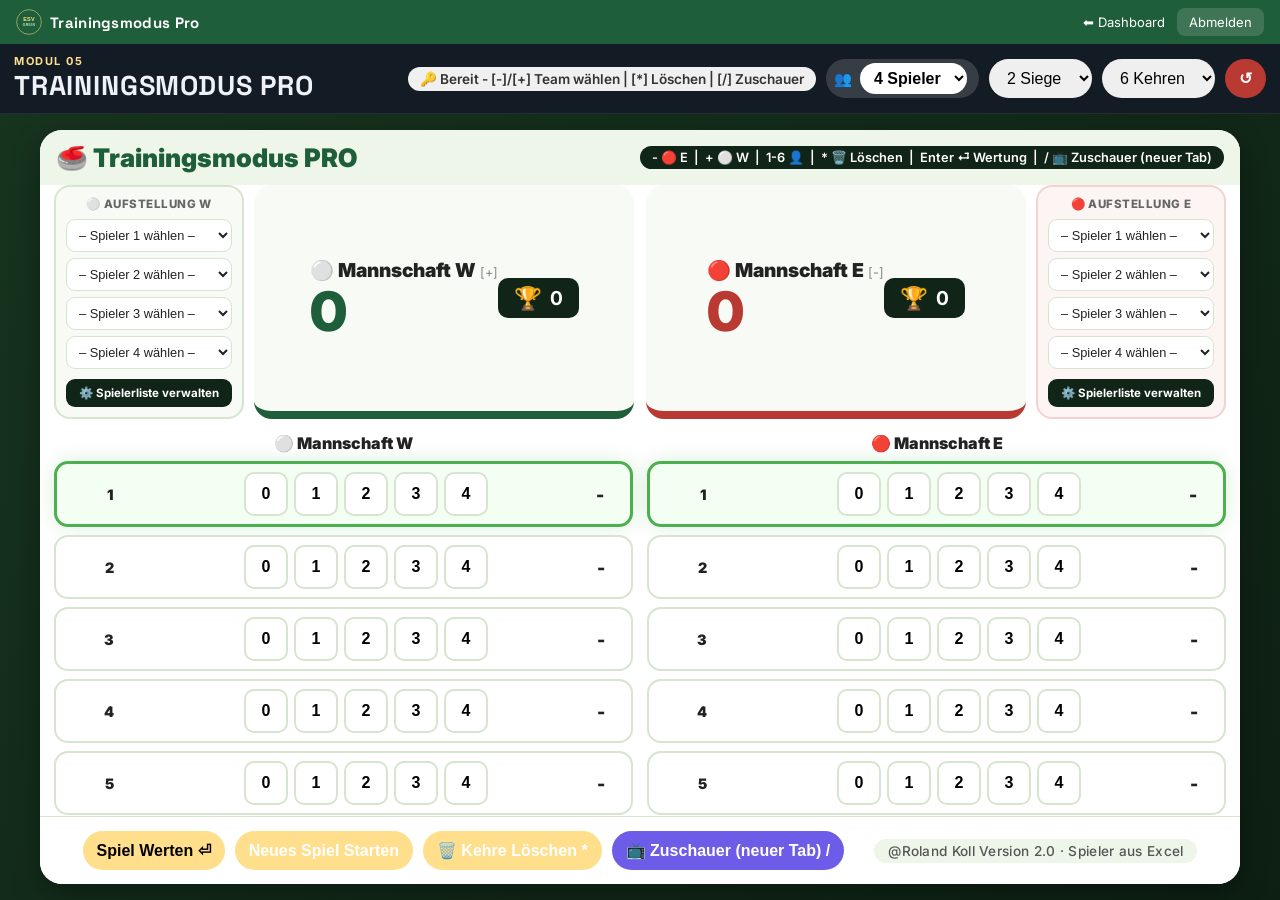
<file: 05_Trainingsmodus_Pro.html>
<!DOCTYPE html>
<html lang="de">
<head>
<meta charset="UTF-8">
<meta name="viewport" content="width=device-width, initial-scale=1.0, viewport-fit=cover, maximum-scale=1.0, user-scalable=no">
<title>Trainingsmodus Pro – Trainingsportal ESV Grein</title>
<link rel="preconnect" href="https://fonts.googleapis.com">
<link href="https://fonts.googleapis.com/css2?family=Space+Grotesk:wght@500;700&family=Inter:wght@400;600;700&display=swap" rel="stylesheet">

<style>
:root{
    --green:#1f5e3a;
    --red:#b93a32;
    --gold:#ffdf8c;
    --dark:#102417;
    --light:#eef5e9;
    --border:#d7e4cf;

    --bg-main:#0a0e14;
    --bg-panel:#131b24;
    --line:rgba(255,255,255,0.08);
    --text-main:#eef2f6;
    --text-dim:#8a97a6;
    --accent:#ffdf8c;
    --accent-hover:#f7cf5c;
    --font-display:"Space Grotesk","Inter",sans-serif;
    --font-body:"Inter",Segoe UI,Arial,sans-serif;
}

*{
    margin:0;
    padding:0;
    box-sizing:border-box;
    -webkit-tap-highlight-color: transparent;
}

html, body {
    height: 100%;
    height: 100dvh;
    overflow: hidden;
}

body{
    font-family:var(--font-body);
    background:linear-gradient(135deg, #17351f, #0d1f13);
    color:#222;
    display: flex;
    flex-direction: column;
    overflow: hidden;
}

.app-header{
    position: sticky;
    top: 0;
    z-index: 501;
    background: var(--green);
    color: #fff;
    padding: 8px 16px;
    display: flex;
    justify-content: space-between;
    align-items: center;
    flex-wrap: wrap;
    gap: 8px;
    flex-shrink: 0;
    font-size: 14px;
}
.app-header .app-header-title{
    display: flex;
    align-items: center;
    gap: 8px;
    font-family: var(--font-display);
    font-weight: 700;
    font-size: 15px;
    letter-spacing: .02em;
}
.app-header .app-header-logo{ width: 26px; height: 26px; flex-shrink: 0; }
.app-header .app-header-controls{ display: flex; align-items: center; gap: 8px; flex-wrap: wrap; }
.app-header a, .app-header button{
    color: #fff;
    text-decoration: none;
    background: rgba(255,255,255,0.14);
    border: none;
    padding: 6px 12px;
    border-radius: 8px;
    font-size: 13px;
    cursor: pointer;
    transition: background .15s ease;
}
.app-header a:hover, .app-header button:hover{ background: rgba(255,255,255,0.24); }
.app-header .app-header-back{ background: transparent; padding: 6px 4px; }
.app-header .app-header-back:hover{ background: rgba(255,255,255,0.14); }
/* Hochformat-Hinweis: die App ist für Querformat (Smartphone liegend) optimiert */
.rotate-hint {
    display: none;
    position: fixed;
    inset: 0;
    z-index: 10000;
    background: rgba(13, 31, 19, 0.97);
    color: #fff;
    flex-direction: column;
    align-items: center;
    justify-content: center;
    gap: 12px;
    text-align: center;
    padding: 24px;
    font-size: 1rem;
}
.rotate-hint .rotate-icon { font-size: 2.5rem; animation: rotate-hint-spin 1.8s ease-in-out infinite; }
@keyframes rotate-hint-spin {
    0%, 100% { transform: rotate(0deg); }
    50% { transform: rotate(90deg); }
}
@media (orientation: portrait) and (max-width: 600px) {
    .rotate-hint { display: flex; }
}


.topbar{
    position: sticky;
    top: 0;
    z-index: 501;
    background:var(--bg-panel);
    border-bottom:1px solid var(--line);
    padding:8px 14px;
    display:flex;
    justify-content:space-between;
    align-items:center;
    flex-shrink:0;
    font-size:13px;
}

.topbar a{
    color:var(--text-dim);
    text-decoration:none;
}
.topbar a:hover{ color:var(--text-main); }

.topbar .logout{
    border:1px solid var(--line);
    padding:5px 12px;
    border-radius:6px;
}
.topbar .logout:hover{ border-color:var(--text-dim); }

.header{
    position: sticky;
    top: 0;
    z-index: 500;
    background:var(--bg-panel);
    border-bottom:1px solid var(--line);
    color:var(--text-main);
    padding:10px 14px;
    display:flex;
    justify-content:space-between;
    align-items:center;
    flex-wrap:wrap;
    gap:12px;
    flex-shrink:0;
}

.header h1{
    font-family:var(--font-display);
    letter-spacing:0.03em;
    text-transform:uppercase;
    font-size:1.7rem;
    color:var(--text-main);
}
.header h1::before{
    content:"Modul 05";
    display:block;
    font-family:var(--font-body);
    text-transform:uppercase;
    letter-spacing:0.14em;
    font-size:11px;
    color:var(--accent);
    font-weight:700;
}

.header-controls{
    display:flex;
    gap:10px;
    flex-wrap:wrap;
    align-items:center;
}

button,
select,
input{
    border:none;
    border-radius:20px;
    padding:10px 14px;
    font-size:1rem;
    touch-action: manipulation;
}

button{
    cursor:pointer;
    background:var(--accent);
    color:white;
    font-weight:700;
    touch-action: manipulation;
    transition: transform 0.1s, background 0.15s;
}
button:hover{
    background:var(--accent-hover);
}

button:active {
    transform: scale(0.95);
}

.layout{
    flex: 1;
    padding:16px;
    overflow: hidden;
    min-height: 0;
}

.arena{
    width:100%;
    max-width:1200px;
    height:100%;
    background:white;
    border-radius:22px;
    overflow:hidden;
    box-shadow:0 10px 30px rgba(0,0,0,.3);
    display:flex;
    flex-direction:column;
    margin: 0 auto;
}

.arena-header{
    background:var(--light);
    padding:12px 16px;
    display:flex;
    justify-content:space-between;
    align-items:center;
    flex-shrink:0;
    flex-wrap:wrap;
    gap:8px;
}

.arena-title{
    font-size:1.6rem;
    font-weight:900;
    color:var(--green);
    text-align:center;
}

.keyboard-hint {
    background: var(--dark);
    color: white;
    padding: 4px 12px;
    border-radius: 20px;
    font-size: 0.8rem;
    font-weight: 600;
}

.scoreboard-row{
    display:flex;
    align-items:stretch;
    gap:10px;
    padding:0 14px 14px;
    flex-shrink:0;
}

.scoreboard{
    display:grid;
    grid-template-columns:1fr 1fr;
    gap:12px;
    flex:1;
    min-width:0;
}

/* ===== SPIELERAUSWAHL (Aufstellung) ===== */
.roster-panel{
    width:190px;
    flex-shrink:0;
    background:#f7faf5;
    border:2px solid var(--border);
    border-radius:16px;
    padding:10px;
    display:flex;
    flex-direction:column;
    gap:6px;
}

.roster-panel.team-e{
    background:#fdf5f4;
    border-color:#f3d3d0;
}

.roster-panel-title{
    font-size:0.72rem;
    font-weight:800;
    text-transform:uppercase;
    letter-spacing:0.04em;
    color:#666;
    text-align:center;
    margin-bottom:2px;
}

.roster-slot-grid{
    display:flex;
    flex-direction:column;
    gap:6px;
}

.roster-slot{
    display:flex;
    flex-direction:column;
    gap:3px;
}

.roster-slot select{
    width:100%;
    padding:7px 8px;
    font-size:0.8rem;
    border-radius:9px;
    border:1px solid var(--border);
    background:white;
    color:#222;
    text-overflow:ellipsis;
}

.roster-slot input.roster-custom{
    width:100%;
    padding:7px 8px;
    font-size:0.8rem;
    border-radius:9px;
    border:1px solid var(--accent);
    background:#eef9ff;
    color:#222;
}

.roster-slot input.roster-custom::placeholder{
    color:#9ab;
}

.roster-manage-btn{
    margin-top:4px;
    padding:7px 8px;
    font-size:0.72rem;
    border-radius:9px;
    background:var(--dark);
    color:white;
    text-align:center;
    cursor:pointer;
    font-weight:700;
    touch-action:manipulation;
}
.roster-manage-btn:active{ transform:scale(0.96); }

/* ===== SPIELERLISTE VERWALTEN – MODAL ===== */
.player-manager-overlay{
    position:fixed;
    inset:0;
    background:rgba(0,0,0,.6);
    display:none;
    align-items:center;
    justify-content:center;
    z-index:20001;
    padding:16px;
}
.player-manager-overlay.show{ display:flex; }

.player-manager-box{
    background:white;
    border-radius:20px;
    padding:22px;
    max-width:460px;
    width:100%;
    max-height:88vh;
    overflow-y:auto;
    color:#222;
}
.player-manager-box h3{
    color:var(--green);
    margin-bottom:4px;
    font-size:1.3rem;
}
.player-manager-box .hint{
    font-size:0.82rem;
    color:#777;
    margin-bottom:14px;
}
.player-manager-list{
    list-style:none;
    margin-bottom:16px;
    border-top:1px solid var(--border);
}
.player-manager-list li{
    display:flex;
    justify-content:space-between;
    align-items:center;
    padding:7px 2px;
    border-bottom:1px solid var(--border);
    font-size:0.9rem;
}
.player-manager-list li button{
    background:var(--red);
    padding:4px 10px;
    border-radius:8px;
    font-size:0.72rem;
    font-weight:700;
}
.player-manager-add{
    display:flex;
    gap:6px;
    margin-bottom:16px;
}
.player-manager-add input{
    flex:1;
    padding:9px 10px;
    border:1px solid var(--border);
    border-radius:10px;
    font-size:0.9rem;
}
.player-manager-add button{
    padding:9px 16px;
    border-radius:10px;
    white-space:nowrap;
}
.player-manager-import{
    border-top:1px solid var(--border);
    padding-top:14px;
    margin-bottom:16px;
}
.player-manager-import label{
    display:block;
    font-size:0.82rem;
    font-weight:700;
    margin-bottom:8px;
    color:#555;
}
.player-manager-import input[type="file"]{
    font-size:0.82rem;
    padding:0;
    background:none;
}
.player-manager-close{
    width:100%;
    padding:11px;
    border-radius:10px;
    background:var(--dark);
    color:white;
    font-weight:700;
}

.score-card{
    background:#f7faf5;
    border-radius:18px;
    padding:16px 20px;
    text-align:center;
    border-bottom:8px solid var(--green);
    display:flex;
    justify-content:center;
    align-items:center;
    transition: all 0.3s ease;
}

.score-card.red{
    border-bottom-color:var(--red);
}

.score-card.team-active-w {
    background: #e8f5e9 !important;
    border-bottom-color: #2e7d32 !important;
    box-shadow: 0 0 30px rgba(76, 175, 80, 0.5) !important;
    transform: scale(1.02);
}

.score-card.team-active-e {
    background: #ffebee !important;
    border-bottom-color: #c62828 !important;
    box-shadow: 0 0 30px rgba(244, 67, 54, 0.5) !important;
    transform: scale(1.02);
}

.team-info{
    display:flex;
    flex-direction:column;
    align-items:flex-start;
    gap:2px;
}

.team-name{
    font-size:1.2rem;
    font-weight:900;
}

.team-name .key-hint {
    font-size: 0.8rem;
    color: #888;
    font-weight: 400;
}

.team-score{
    font-size:3.4rem;
    font-weight:900;
    color:var(--green);
    line-height:1;
}

.score-card.red .team-score{
    color:var(--red);
}

.team-wins{
    display:flex;
    align-items:center;
    gap:8px;
    background:var(--dark);
    color:white;
    padding:6px 16px;
    border-radius:10px;
    font-weight:700;
    font-size:1.2rem;
    white-space:nowrap;
}

.team-wins span{
    font-size:1.4rem;
}

.kehren-wrapper{
    flex:1;
    overflow-y:auto;
    padding:0 14px 14px;
    min-height:0;
    overscroll-behavior: contain;
    -webkit-overflow-scrolling: touch;
    touch-action: pan-y;
}

.kehren-wrapper::-webkit-scrollbar{
    width:8px;
}

.kehren-wrapper::-webkit-scrollbar-track{
    background:#f0f0f0;
    border-radius:10px;
}

.kehren-wrapper::-webkit-scrollbar-thumb{
   background:var(--green);
    border-radius:10px;
}

.kehren-wrapper::-webkit-scrollbar-thumb:hover{
    background:#0d3d22;
}

.kehren{
    display:grid;
    grid-template-columns:1fr 1fr;
    gap:14px;
}

.kehren-title{
    text-align:center;
    font-weight:900;
    margin-bottom:8px;
}

.kehre-row{
    display:grid;
    grid-template-columns:90px 1fr 45px;
    gap:8px;
    align-items:center;
    background:white;
    border:2px solid var(--border);
    border-radius:14px;
    padding:8px;
    margin-bottom:8px;
    transition: all 0.2s ease;
    cursor: pointer;
    touch-action: manipulation;
}

.kehre-row:active {
    transform: scale(0.98);
}

.kehre-row.active{
    border:3px solid #4caf50;
    background:#f3fff2;
    box-shadow: 0 0 20px rgba(76, 175, 80, 0.2);
}

.kehre-row.completed{
    border:3px solid #ff9800;
    background:#fff8e1;
}

.kehre-row.delete-mode{
    border:3px solid #ff0000;
    background:#fff0f0;
    box-shadow: 0 0 20px rgba(255, 0, 0, 0.2);
}

.kehre-number{
    font-size:.9rem;
    font-weight:900;
    text-align:center;
}

.points{
    display:flex;
    gap:6px;
    justify-content:center;
    flex-wrap:wrap;
}

.point-btn{
    width:44px;
    height:44px;
    border-radius:10px;
    border:2px solid var(--border);
    background:white;
    color:black;
    font-weight:900;
    font-size:16px;
    touch-action: manipulation;
    transition: all 0.15s;
    display:flex;
    align-items:center;
    justify-content:center;
}

.point-btn:active {
    transform: scale(0.92);
    background:var(--green);
    color:white;
}

.point-btn.active-point{
    background:var(--green);
    color:white;
    border-color:var(--green);
}

.kehre-value{
    text-align:center;
    font-weight:900;
    font-size:1.1rem;
}

.footer{
    position: sticky;
    bottom: 0;
    z-index: 100;
    display:flex;
    justify-content:center;
    align-items:center;
    gap:10px;
    flex-wrap:wrap;
    padding:14px;
    border-top:1px solid var(--border);
    flex-shrink:0;
    background: white;
}

.footer .footer-left {
    display:flex;
    gap:10px;
    flex-wrap:wrap;
    justify-content:center;
}

.footer .footer-right {
    font-size:0.85rem;
    color:#555;
    background:var(--light);
    padding:4px 14px;
    border-radius:30px;
    font-weight:500;
    letter-spacing:0.3px;
    margin-left:20px;
}

.gold{
    background:var(--gold);
    color:black;
}

.gold:active{
    background:#f0c860;
}

.toast{
    position:fixed;
    bottom:20px;
    left:50%;
    transform:translateX(-50%);
    background:#111;
    color:white;
    padding:14px 20px;
    border-radius:14px;
    opacity:0;
    transition:.3s;
    z-index:9999;
    pointer-events: none;
    font-size:1rem;
    max-width:90%;
    text-align:center;
}

.toast.show{
    opacity:1;
}

.toast.winner{
    background: #4caf50;
    font-weight:700;
    font-size:1.2rem;
}

.toast.delete-mode{
    background: #ff6b6b;
    font-weight:700;
}

.player-selector{
    display:flex;
    gap:8px;
    align-items:center;
    background:rgba(255,255,255,0.15);
    padding:4px 12px 4px 8px;
    border-radius:40px;
}

.player-selector label{
    font-weight:600;
    font-size:0.9rem;
}

.player-selector select{
    background:white;
    color:black;
    padding:6px 10px;
    border-radius:30px;
    font-weight:700;
}

.keyboard-status {
    font-size: 0.85rem;
    padding: 4px 12px;
    border-radius: 20px;
    background: #f0f0f0;
    color: #333;
    font-weight: 600;
}

.keyboard-status.waiting {
    background: #ffd93d;
}

.keyboard-status.team-e {
    background: #ff6b6b;
    color: white;
}

.keyboard-status.team-w {
    background: #4caf50;
    color: white;
}

.keyboard-status.training-ended {
    background: #9c27b0;
    color: white;
}

.keyboard-status.delete-mode {
    background: #ff0000;
    color: white;
    animation: blink 0.8s ease-in-out infinite;
}

@keyframes blink {
    0%, 100% { opacity: 1; }
    50% { opacity: 0.5; }
}

.training-ended-overlay {
    position: fixed;
    top: 0;
    left: 0;
    right: 0;
    bottom: 0;
    background: rgba(0,0,0,0.7);
    display: none;
    justify-content: center;
    align-items: center;
    z-index: 20000;
    backdrop-filter: blur(5px);
}

.training-ended-overlay.show {
    display: flex;
}

.training-ended-box {
    background: white;
    border-radius: 30px;
    padding: 50px;
    max-width: 500px;
    width: 90%;
    text-align: center;
    animation: pulse 1.5s ease-in-out;
}

@keyframes pulse {
    0% { transform: scale(0.9); opacity: 0; }
    50% { transform: scale(1.05); }
    100% { transform: scale(1); opacity: 1; }
}

.training-ended-box .trophy {
    font-size: 4rem;
    margin-bottom: 10px;
}

.training-ended-box h2 {
    font-size: 2rem;
    margin-bottom: 10px;
    color: var(--green);
}

.training-ended-box .winner-name {
    font-size: 2.5rem;
    font-weight: 900;
    color: var(--red);
    margin: 15px 0;
}

.training-ended-box .score-summary {
    font-size: 1.2rem;
    color: #555;
    margin: 10px 0 20px;
}

.training-ended-box .enter-hint {
    font-size: 0.9rem;
    color: #888;
    margin-top: 10px;
    padding: 8px;
    background: #f5f5f5;
    border-radius: 8px;
}

.training-ended-box button {
    padding: 12px 30px;
    font-size: 1.1rem;
    background: var(--green);
    color: white;
    border-radius: 12px;
    border: none;
    cursor: pointer;
    font-weight: 700;
}

.spectator-container {
    padding: 20px;
    max-width: 1400px;
    margin: 0 auto;
    font-family: Segoe UI, Arial, sans-serif;
    background: #1a2a22;
    min-height: 100vh;
    color: #fff;
}

.spectator-container h1 {
    color: #ffdf8c;
    font-size: 2.8rem;
    text-align: center;
    margin-bottom: 30px;
    border-bottom: 3px solid rgba(255,223,140,0.3);
    padding-bottom: 15px;
    font-weight: 700;
    letter-spacing: 2px;
}

.spectator-grid {
    display: grid;
    grid-template-columns: 1fr 1fr;
    gap: 30px;
}

.spectator-team {
    background: #0f1f17;
    border-radius: 24px;
    padding: 30px 20px;
    text-align: center;
    border-bottom: 10px solid #4caf50;
    box-shadow: 0 8px 0 rgba(0,0,0,0.3);
}

.spectator-team.red {
    border-bottom-color: #ff6b6b;
}

.spectator-team .team-label {
    font-weight: 900;
    font-size: 2.2rem;
    color: #fff;
    margin-bottom: 8px;
    letter-spacing: 1px;
}

.spectator-team .team-score-big {
    font-size: 7rem;
    font-weight: 900;
    color: #4caf50;
    line-height: 1.1;
    text-shadow: 0 4px 20px rgba(76,175,80,0.3);
}

.spectator-team.red .team-score-big {
    color: #ff6b6b;
    text-shadow: 0 4px 20px rgba(255,107,107,0.3);
}

.spectator-team .team-wins-big {
    font-size: 1.6rem;
    background: rgba(255,255,255,0.08);
    color: #ffdf8c;
    padding: 8px 28px;
    border-radius: 40px;
    display: inline-block;
    margin-top: 10px;
    font-weight: 700;
    border: 1px solid rgba(255,223,140,0.2);
}

.spectator-details {
    margin-top: 30px;
    display: grid;
    grid-template-columns: 1fr 1fr 1fr;
    gap: 16px;
    text-align: center;
    background: #0a1810;
    border-radius: 20px;
    padding: 22px 16px;
    border: 1px solid rgba(255,255,255,0.06);
}

.spectator-details .detail-item {
    background: #14261c;
    border-radius: 16px;
    padding: 14px 8px;
    border: 1px solid rgba(255,255,255,0.05);
}

.spectator-details .detail-label {
    font-size: 0.9rem;
    font-weight: 600;
    color: #8aa89a;
    text-transform: uppercase;
    letter-spacing: 1px;
}

.spectator-details .detail-value {
    font-size: 2.6rem;
    font-weight: 900;
    color: #ffdf8c;
    line-height: 1.3;
}

.spectator-kehren-verlauf {
    margin-top: 30px;
    background: #0a1810;
    border-radius: 20px;
    padding: 20px 24px;
    border: 1px solid rgba(255,255,255,0.06);
}

.spectator-kehren-verlauf h4 {
    color: #8aa89a;
    font-size: 1.1rem;
    margin-bottom: 16px;
    text-transform: uppercase;
    letter-spacing: 1px;
    font-weight: 600;
}

.spectator-verlauf-grid {
    display: grid;
    grid-template-columns: repeat(auto-fill, minmax(70px, 1fr));
    gap: 10px;
}

.spectator-verlauf-item {
    background: #14261c;
    border-radius: 12px;
    padding: 8px 4px;
    text-align: center;
    border: 1px solid rgba(255,255,255,0.06);
    transition: 0.2s;
}

.spectator-verlauf-item.active-verlauf {
    border: 2px solid #4caf50;
    box-shadow: 0 0 20px rgba(76,175,80,0.2);
}

.spectator-verlauf-item .v-number {
    font-weight: 700;
    color: #8aa89a;
    font-size: 0.85rem;
}

.spectator-verlauf-item .v-points {
    font-weight: 900;
    display: flex;
    justify-content: space-around;
    font-size: 1.2rem;
    margin-top: 4px;
}

.spectator-verlauf-item .v-points .w { 
    color: #4caf50; 
}
.spectator-verlauf-item .v-points .e { 
    color: #ff6b6b; 
}

.spectator-status {
    margin-top: 20px;
    text-align: center;
    padding: 12px;
    background: #0a1810;
    border-radius: 12px;
    color: #8aa89a;
    font-size: 0.9rem;
    border: 1px solid rgba(255,255,255,0.05);
}

@media (min-width: 1400px) {
    .spectator-container {
        padding: 40px 60px;
    }
    .spectator-container h1 {
        font-size: 3.4rem;
    }
    .spectator-team .team-score-big {
        font-size: 9rem;
    }
    .spectator-team .team-label {
        font-size: 2.8rem;
    }
    .spectator-details .detail-value {
        font-size: 3.2rem;
    }
    .spectator-verlauf-grid {
        grid-template-columns: repeat(auto-fill, minmax(90px, 1fr));
        gap: 14px;
    }
    .spectator-verlauf-item .v-points {
        font-size: 1.6rem;
    }
    .spectator-verlauf-item .v-number {
        font-size: 1rem;
    }
}

@media (max-width: 900px) {
    .spectator-grid {
        grid-template-columns: 1fr;
        gap: 20px;
    }
    .spectator-team .team-score-big {
        font-size: 5rem;
    }
    .spectator-details {
        grid-template-columns: 1fr 1fr;
        gap: 12px;
    }
    .spectator-details .detail-value {
        font-size: 2rem;
    }
    .spectator-verlauf-grid {
        grid-template-columns: repeat(auto-fill, minmax(55px, 1fr));
        gap: 8px;
    }
    .spectator-container h1 {
        font-size: 2rem;
    }
}

@media (max-width: 600px) {
    .spectator-container {
        padding: 12px;
    }
    .spectator-team .team-score-big {
        font-size: 3.6rem;
    }
    .spectator-team .team-label {
        font-size: 1.4rem;
    }
    .spectator-details {
        grid-template-columns: 1fr 1fr;
        gap: 8px;
        padding: 14px 10px;
    }
    .spectator-details .detail-value {
        font-size: 1.6rem;
    }
    .spectator-verlauf-grid {
        grid-template-columns: repeat(auto-fill, minmax(44px, 1fr));
        gap: 6px;
    }
    .spectator-verlauf-item .v-points {
        font-size: 0.9rem;
    }
    .spectator-container h1 {
        font-size: 1.5rem;
    }
}

@media (max-width: 900px) {
    .scoreboard {
        grid-template-columns: 1fr;
        gap: 8px;
    }

    .scoreboard-row {
        flex-direction: column;
    }

    .roster-panel {
        width: 100%;
    }

    .roster-slot-grid {
        display: grid;
        grid-template-columns: 1fr 1fr;
        gap: 6px;
    }
    
    .kehren {
        grid-template-columns: 1fr;
        gap: 10px;
    }
    
    .point-btn {
        width: 58px;
        height: 58px;
        font-size: 22px;
        border-radius: 12px;
    }
    
    .team-score {
        font-size: 4rem;
    }
    
    .kehre-row {
        grid-template-columns: 80px 1fr 50px;
        padding: 10px;
        border-radius: 16px;
    }
    
    .kehre-number {
        font-size: 1rem;
    }
    
    .kehre-value {
        font-size: 1.3rem;
    }
    
    .header h1 {
        font-size: 1.3rem;
    }
    
    .footer .footer-right {
        margin-left: 0;
    }
}

@media (max-width: 600px) {
    .point-btn {
        width: 48px;
        height: 48px;
        font-size: 18px;
    }
    
    .kehre-row {
        grid-template-columns: 60px 1fr 40px;
        padding: 6px;
        gap: 4px;
    }
    
    .team-score {
        font-size: 3rem;
    }
    
    .header h1 {
        font-size: 1.1rem;
    }
    
    .header-controls select,
    .header-controls button {
        padding: 6px 10px;
        font-size: 0.85rem;
    }
    
    .training-ended-box {
        padding: 30px 20px;
    }
    
    .training-ended-box .winner-name {
        font-size: 1.8rem;
    }
}
</style>
</head>
<body>
<div class="rotate-hint">
    <div class="rotate-icon">📱↻</div>
    <div>Bitte das Gerät ins <strong>Querformat</strong> drehen<br>für die optimale Ansicht.</div>
</div>



<div class="app-header">
    <div class="app-header-title">
        <svg class="app-header-logo" viewBox="0 0 200 200" xmlns="http://www.w3.org/2000/svg">
            <circle cx="100" cy="100" r="95" fill="#1f5e3a" stroke="#ffdf8c" stroke-width="4"/>
            <text x="100" y="90" text-anchor="middle" font-family="Arial,sans-serif" font-weight="900" font-size="42" fill="#ffdf8c" letter-spacing="1.5">ESV</text>
            <text x="100" y="130" text-anchor="middle" font-family="Arial,sans-serif" font-weight="700" font-size="26" fill="#c8e6c9" letter-spacing="2.5">GREIN</text>
        </svg>
        Trainingsmodus Pro
    </div>
    <div class="app-header-controls">
        <a class="app-header-back" href="dashboard.html">⬅ Dashboard</a>
        <a class="logout" href="#" onclick="logout(); return false;">Abmelden</a>
    </div>
</div>

<div class="header">
    <h1>Trainingsmodus Pro</h1>

    <div class="header-controls">
        <span class="keyboard-status" id="keyboardStatus">🔑 Bereit</span>

        <div class="player-selector">
            <label for="playerCount">👥</label>
            <select id="playerCount">
                <option value="3">3 Spieler</option>
                <option value="4" selected>4 Spieler</option>
                <option value="5">5 Spieler</option>
                <option value="6">6 Spieler</option>
            </select>
        </div>

        <select id="gamesSelect">
            <option value="2" selected>2 Siege</option>
            <option value="3">3 Siege</option>
            <option value="4">4 Siege</option>
            <option value="5">5 Siege</option>
            <option value="6">6 Siege</option>
        </select>

        <select id="kehrenSelect">
            <option value="4">4 Kehren</option>
            <option value="6" selected>6 Kehren</option>
            <option value="8">8 Kehren</option>
        </select>

        <button onclick="fullReset()" style="background:#b93a32;">↺</button>
    </div>
</div>

<div class="layout" id="layout"></div>

<!-- Training beendet Overlay -->
<div class="training-ended-overlay" id="trainingEndedOverlay">
    <div class="training-ended-box">
        <div class="trophy">🏆</div>
        <h2>Training beendet!</h2>
        <div class="winner-name" id="winnerName">Mannschaft W</div>
        <div class="score-summary" id="scoreSummary">Siege: 2 : 0</div>
        <div class="enter-hint">⌨️ Drücken Sie die Eingabetaste (Enter) für neues Training</div>
        <button onclick="startNewTraining()">Neues Training starten</button>
    </div>
</div>

<div class="toast" id="toast"></div>

<!-- Spielerliste verwalten – Modal -->
<div class="player-manager-overlay" id="playerManagerOverlay" onclick="if(event.target===this){closePlayerManager();}">
    <div class="player-manager-box">
        <h3>⚙️ Spielerliste verwalten</h3>
        <div class="hint">Namen hinzufügen, entfernen oder aus einer Excel-/CSV-Datei importieren. Die Liste steht danach in allen Dropdowns zur Verfügung.</div>
        <ul class="player-manager-list" id="playerManagerList"></ul>
        <div class="player-manager-add">
            <input type="text" id="newPlayerNameInput" placeholder="Neuer Spielername" onkeydown="if(event.key==='Enter'){addPlayerName();}">
            <button onclick="addPlayerName()">+ Hinzufügen</button>
        </div>
        <div class="player-manager-import">
            <label>📥 Aus CSV-/Textdatei importieren (ein Name pro Zeile, oder Excel als CSV exportiert)</label>
            <input type="file" id="playerImportFile" accept=".csv,.txt" onchange="importPlayersFromFile(event)">
        </div>
        <button class="player-manager-close" onclick="closePlayerManager()">Schließen</button>
    </div>
</div>

<script src="auth.js"></script>
<script>
requireGate();
requireLogin();
</script>
<script>
// ============================================================
// SPIELERLISTE AUS EXCEL (über localStorage von 02_Spielerliste)
// ============================================================
const PLAYER_STORAGE_KEY = 'esv_grein_spielerliste';
const ROSTER_STORAGE_KEY = 'trainingsmodus_pro_aufstellung';
const GAST_OPTION = '__GAST__';

function loadPlayerList() {
    try {
        const data = localStorage.getItem(PLAYER_STORAGE_KEY);
        if (data) {
            const parsed = JSON.parse(data);
            if (Array.isArray(parsed) && parsed.length) {
                return parsed.map(p => p.name).filter(n => n);
            }
        }
    } catch (e) {}
    // Fallback: Standard-Liste
    return [
        'Andreas Hinterkörner',
        'Peter Tischler',
        'Ernst Aigen',
        'Mario Leimhofer',
        'Johann Kronsteiner',
        'Roland Koll',
        'Sabine Pils',
        'Irmgard Kronsteiner',
        'Willibald Scheiber',
        'Martin Nothnagl',
        'Rupert Lehbrunner',
        'Sebastian Wimhofer',
        'Sandra Wimhofer',
        'Heidi Tischler',
        'Pierre Sperl',
        'Theresia Rathgeb',
        'Maria Radinger',
        'Franz Pichlmayr',
        'Friedrich Nösterer',
        'Herbert Hinterkörner',
        'Stefan Aichinger',
        'Walter Gstöttmaier'
    ];
}

function loadRoster() {
    try {
        const saved = JSON.parse(localStorage.getItem(ROSTER_STORAGE_KEY));
        if (saved && Array.isArray(saved.W) && Array.isArray(saved.E)) return saved;
    } catch (e) {}
    return { W: [null, null, null, null], E: [null, null, null, null] };
}

function saveRoster() {
    try { localStorage.setItem(ROSTER_STORAGE_KEY, JSON.stringify(state.roster)); } catch (e) {}
}

function resetRoster() {
    state.roster = { W: [null, null, null, null], E: [null, null, null, null] };
    saveRoster();
}

function escapeHtml(str) {
    return String(str).replace(/[&<>"']/g, c => ({ '&': '&amp;', '<': '&lt;', '>': '&gt;', '"': '&quot;', "'": '&#39;' }[c]));
}

// ===== STATE =====
const state = {
    kehren: 6,
    winsToChampion: 2,
    playerCount: 4,
    arena: createArena(1),
    selectedTeam: null,
    selectedPlayer: null,
    isTrainingEnded: false,
    deleteMode: false,
    spectatorWindow: null,
    playerNames: loadPlayerList(),
    roster: loadRoster()
};

// ===== KEYBOARD =====
function setupKeyboard() {
    document.addEventListener('keydown', function(e) {
        if (e.key === 'Enter' || e.key === 'NumpadEnter') {
            e.preventDefault();
            if (state.isTrainingEnded) {
                startNewTraining();
                toast('🔄 Neues Training gestartet!');
            } else if (state.deleteMode) {
                exitDeleteMode();
                toast('Löschmodus beendet');
            } else {
                evaluateGame();
            }
            return;
        }

        if (e.key === 'Escape') {
            if (state.deleteMode) {
                e.preventDefault();
                exitDeleteMode();
                toast('Löschmodus beendet');
                return;
            }
            if (document.fullscreenElement) {
                document.exitFullscreen();
            }
            return;
        }

        if (state.isTrainingEnded) return;

        if (e.key === '*' || e.key === 'Asterisk' || e.key === 'Multiply') {
            e.preventDefault();
            toggleDeleteMode();
            return;
        }

        if (state.deleteMode) {
            const keyNum = parseInt(e.key);
            if (keyNum >= 1 && keyNum <= 9) {
                e.preventDefault();
                deleteKehre(keyNum - 1);
                return;
            }
            if (e.key.startsWith('Numpad')) {
                const numMap = {
                    'Numpad1': 1, 'Numpad2': 2, 'Numpad3': 3,
                    'Numpad4': 4, 'Numpad5': 5, 'Numpad6': 6,
                    'Numpad7': 7, 'Numpad8': 8, 'Numpad9': 9
                };
                const num = numMap[e.key];
                if (num && num <= state.kehren) {
                    e.preventDefault();
                    deleteKehre(num - 1);
                    return;
                }
            }
            return;
        }

        if (e.key === '-' || e.key === 'Minus' || e.key === 'Subtract') {
            e.preventDefault();
            selectTeam('e');
            toast('🔴 Mannschaft E ausgewählt');
            return;
        }

        if (e.key === '+' || e.key === 'Plus' || e.key === 'Add' || e.key === '=') {
            e.preventDefault();
            selectTeam('w');
            toast('⚪ Mannschaft W ausgewählt');
            return;
        }

        const keyNum = parseInt(e.key);
        if (keyNum >= 1 && keyNum <= 6) {
            if (keyNum <= state.playerCount) {
                e.preventDefault();
                selectPlayer(keyNum);
                addPointsToSelectedTeam();
            } else {
                toast(`⚠️ Nur ${state.playerCount} Spieler vorhanden`);
            }
            return;
        }

        if (e.key.startsWith('Numpad')) {
            const numMap = {
                'Numpad1': 1, 'Numpad2': 2, 'Numpad3': 3,
                'Numpad4': 4, 'Numpad5': 5, 'Numpad6': 6
            };
            const playerNum = numMap[e.key];
            if (playerNum && playerNum <= state.playerCount) {
                e.preventDefault();
                selectPlayer(playerNum);
                addPointsToSelectedTeam();
                return;
            }
        }
    });
}

// ===== ZUSCHAUERMONITOR =====
function openSpectatorTab() {
    const url = window.location.href.split('?')[0] + '?spectator=true';
    state.spectatorWindow = window.open(url, '_blank', 'width=1400,height=900,menubar=no,status=no,toolbar=no');
    if (state.spectatorWindow) {
        toast('📺 Zuschauermonitor im neuen Tab geöffnet');
        setTimeout(() => {
            if (state.spectatorWindow && !state.spectatorWindow.closed) {
                updateSpectatorInWindow();
            }
        }, 500);
    } else {
        toast('⚠️ Bitte Popups für diese Seite erlauben');
    }
}

function updateSpectatorInWindow() {
    if (state.spectatorWindow && !state.spectatorWindow.closed) {
        try {
            state.spectatorWindow.updateSpectatorContent(state.arena, state.kehren, state.winsToChampion);
        } catch(e) {}
    }
}

// ===== TEAM AUSWAHL =====
function selectTeam(team) {
    if (state.isTrainingEnded || state.deleteMode) {
        if (state.deleteMode) toast('Löschmodus aktiv - [Enter] beenden');
        else toast('Training ist beendet! [Enter] für Neustart');
        return;
    }
    state.selectedTeam = team;
    state.selectedPlayer = null;
    updateKeyboardStatus(team === 'w' ? 'w' : 'e');
    render();
}

function selectPlayer(playerNum) {
    if (state.isTrainingEnded || state.deleteMode) {
        if (state.deleteMode) toast('Löschmodus aktiv - [Enter] beenden');
        else toast('Training ist beendet! [Enter] für Neustart');
        return;
    }
    if (!state.selectedTeam) {
        toast('⚠️ Bitte zuerst Team wählen (- für E, + für W)');
        return;
    }
    state.selectedPlayer = playerNum;
}

// ===== PUNKTE VERGEBEN =====
function addPointsToSelectedTeam() {
    if (state.isTrainingEnded || state.deleteMode) {
        if (state.deleteMode) toast('Löschmodus aktiv - [Enter] beenden');
        else toast('Training ist beendet! [Enter] für Neustart');
        return;
    }
    
    if (!state.selectedTeam || !state.selectedPlayer) {
        toast('⚠️ Bitte zuerst Team und Spieler wählen');
        return;
    }

    const arena = state.arena;
    const activeIndex = activeKehre(arena) - 1;

    if (activeIndex >= state.kehren) {
        toast('📊 Alle Kehren gespielt - Wertung läuft...');
        setTimeout(() => evaluateGame(), 500);
        return;
    }

    if (hasWinner(arena)) {
        endTraining(arena);
        return;
    }

    const team = state.selectedTeam;
    const playerValue = state.selectedPlayer;
    
    if (team === 'w') {
        arena.pointsA[activeIndex] = playerValue;
        if (arena.pointsB[activeIndex] === null) {
            arena.pointsB[activeIndex] = 0;
        }
    } else {
        arena.pointsB[activeIndex] = playerValue;
        if (arena.pointsA[activeIndex] === null) {
            arena.pointsA[activeIndex] = 0;
        }
    }

    state.selectedTeam = null;
    state.selectedPlayer = null;
    updateKeyboardStatus();

    render();
    updateSpectatorInWindow();
    
    const teamName = team === 'w' ? 'Mannschaft W' : 'Mannschaft E';
    const otherTeam = team === 'w' ? 'Mannschaft E' : 'Mannschaft W';
    const otherValue = team === 'w' ? arena.pointsB[activeIndex] : arena.pointsA[activeIndex];
    
    toast(`✅ ${teamName}: ${playerValue} | ${otherTeam}: ${otherValue} (auto)`);

    if (checkAllKehrenFull(arena)) {
        setTimeout(() => {
            toast('📊 Alle Kehren gespielt - Wertung läuft...');
            setTimeout(() => evaluateGame(), 500);
        }, 300);
    }

    setTimeout(() => scrollToActiveKehre(), 300);
}

// ===== SPIEL WERTEN =====
function evaluateGame() {
    const arena = state.arena;

    if (state.isTrainingEnded) {
        toast('Training ist beendet! [Enter] für Neustart');
        return;
    }

    if (state.deleteMode) {
        toast('Löschmodus aktiv - [Enter] beenden');
        return;
    }

    if (hasWinner(arena)) {
        endTraining(arena);
        return;
    }

    for (let i = 0; i < state.kehren; i++) {
        if (arena.pointsA[i] === null || arena.pointsB[i] === null) {
            toast('Bitte alle Kehren ausfüllen');
            return;
        }
    }

    const a = sum(arena.pointsA);
    const b = sum(arena.pointsB);

    let gameResult = '';
    if (a > b) {
        arena.winsA++;
        gameResult = `⚪ Mannschaft W gewinnt (${a}:${b})`;
        toast(gameResult);
    } else if (b > a) {
        arena.winsB++;
        gameResult = `🔴 Mannschaft E gewinnt (${a}:${b})`;
        toast(gameResult);
    } else {
        gameResult = `Unentschieden (${a}:${b})`;
        toast(gameResult);
    }

    arena.pointsA = Array(state.kehren).fill(null);
    arena.pointsB = Array(state.kehren).fill(null);

    render();
    updateSpectatorInWindow();

    if (hasWinner(arena)) {
        setTimeout(() => endTraining(arena), 1000);
    } else {
        setTimeout(() => {
            toast(`🔄 Neues Spiel beginnt! Stand: W ${arena.winsA} : ${arena.winsB} E`);
            render();
            updateSpectatorInWindow();
        }, 500);
    }
}

// ===== TRAINING BEENDEN =====
function endTraining(arena) {
    state.isTrainingEnded = true;
    updateKeyboardStatus();
    
    const winner = winnerName(arena);
    const overlay = document.getElementById('trainingEndedOverlay');
    const winnerEl = document.getElementById('winnerName');
    const summaryEl = document.getElementById('scoreSummary');
    
    winnerEl.textContent = winner;
    winnerEl.style.color = winner === 'Mannschaft W' ? '#4caf50' : '#ff6b6b';
    summaryEl.textContent = `Siege: ${arena.winsA} : ${arena.winsB}`;
    
    overlay.classList.add('show');
    updateSpectatorInWindow();
    
    const toastEl = document.getElementById('toast');
    toastEl.textContent = `🏆 ${winner} gewinnt das Training! [Enter] für Neustart`;
    toastEl.className = 'toast show winner';
    clearTimeout(toastEl._timeout);
    toastEl._timeout = setTimeout(() => {
        toastEl.classList.remove('show');
        toastEl.className = 'toast';
    }, 5000);
}

function startNewTraining() {
    const overlay = document.getElementById('trainingEndedOverlay');
    overlay.classList.remove('show');
    
    state.isTrainingEnded = false;
    state.deleteMode = false;
    state.arena = createArena(1);
    state.selectedTeam = null;
    state.selectedPlayer = null;
    resetRoster();
    // Spielerliste neu laden (falls sich was geändert hat)
    state.playerNames = loadPlayerList();
    updateKeyboardStatus();
    render();
    updateSpectatorInWindow();
    toast('🔄 Neues Training gestartet! - Aufstellung zurückgesetzt');
}

// ===== LÖSCHMODUS =====
function toggleDeleteMode() {
    if (state.isTrainingEnded) {
        toast('Training ist beendet! [Enter] für Neustart');
        return;
    }
    
    state.deleteMode = !state.deleteMode;
    
    if (state.deleteMode) {
        updateKeyboardStatus('delete');
        toast('🗑️ Löschmodus aktiv - Kehre 1-8 wählen', 'delete');
        highlightDeleteRows();
    } else {
        exitDeleteMode();
    }
}

function exitDeleteMode() {
    state.deleteMode = false;
    updateKeyboardStatus();
    const rows = document.querySelectorAll('.kehre-row');
    rows.forEach(row => row.classList.remove('delete-mode'));
}

function highlightDeleteRows() {
    setTimeout(() => {
        const rows = document.querySelectorAll('.kehre-row');
        rows.forEach((row, index) => {
            const arena = state.arena;
            if (index < state.kehren) {
                const hasValue = arena.pointsA[index] !== null || arena.pointsB[index] !== null;
                if (hasValue) {
                    row.classList.add('delete-mode');
                }
            }
        });
    }, 100);
}

function deleteKehre(index) {
    const arena = state.arena;
    if (index >= state.kehren) {
        toast(`⚠️ Kehre ${index + 1} existiert nicht (1-${state.kehren})`);
        return;
    }
    if (arena.pointsA[index] === null && arena.pointsB[index] === null) {
        toast(`Kehre ${index + 1} ist bereits leer`);
        return;
    }
    arena.pointsA[index] = null;
    arena.pointsB[index] = null;
    toast(`✅ Kehre ${index + 1} gelöscht`);
    exitDeleteMode();
    render();
    updateSpectatorInWindow();
    setTimeout(() => render(), 100);
}

// ===== STATUS UPDATE =====
function updateKeyboardStatus(type, player) {
    const statusEl = document.getElementById('keyboardStatus');
    
    if (state.isTrainingEnded) {
        statusEl.textContent = '🏁 Training beendet - [Enter] für Neustart';
        statusEl.className = 'keyboard-status training-ended';
        return;
    }
    
    if (state.deleteMode) {
        statusEl.textContent = '🗑️ Löschmodus: Kehre 1-8 wählen | [Enter] abbrechen';
        statusEl.className = 'keyboard-status delete-mode';
        return;
    }
    
    if (type === 'e') {
        statusEl.textContent = '🔴 E ausgewählt - Spieler wählen (1-6)';
        statusEl.className = 'keyboard-status team-e';
    } else if (type === 'w') {
        statusEl.textContent = '⚪ W ausgewählt - Spieler wählen (1-6)';
        statusEl.className = 'keyboard-status team-w';
    } else if (type === 'player') {
        statusEl.textContent = `👤 Spieler ${player} - Punkt vergeben`;
        statusEl.className = 'keyboard-status waiting';
    } else {
        statusEl.textContent = '🔑 Bereit - [-]/[+] Team wählen | [*] Löschen | [/] Zuschauer';
        statusEl.className = 'keyboard-status';
    }
}

// ===== RENDER =====
function render() {
    // Spielerliste bei jedem Render neu laden (für Updates aus Spielerverwaltung)
    state.playerNames = loadPlayerList();
    document.getElementById('layout').innerHTML = renderArena(state.arena);
    scrollToActiveKehre();
    if (!state.isTrainingEnded) {
        updateKeyboardStatus();
    }
    if (state.deleteMode) {
        highlightDeleteRows();
    }
}

function renderArena(arena) {
    const scoreA = sum(arena.pointsA);
    const scoreB = sum(arena.pointsB);
    const activeIndex = activeKehre(arena) - 1;
    
    const teamWClass = state.selectedTeam === 'w' ? 'team-active-w' : '';
    const teamEClass = state.selectedTeam === 'e' ? 'team-active-e' : '';

    return `
    <div class="arena">
        <div class="arena-header">
            <div class="arena-title">🥌 Trainingsmodus PRO</div>
            <div class="keyboard-hint">
                - 🔴 E &nbsp;|&nbsp; + ⚪ W &nbsp;|&nbsp; 1-6 👤 &nbsp;|&nbsp; * 🗑️ Löschen &nbsp;|&nbsp; Enter ⏎ Wertung &nbsp;|&nbsp; / 📺 Zuschauer (neuer Tab)
            </div>
        </div>

        <div class="scoreboard-row">
            ${renderRosterPanel('W')}

            <div class="scoreboard">
                <div class="score-card ${teamWClass}">
                    <div class="team-info">
                        <div class="team-name">⚪ Mannschaft W <span class="key-hint">[+]</span></div>
                        <div class="team-score">${scoreA}</div>
                    </div>
                    <div class="team-wins">
                        <span>🏆</span> ${arena.winsA}
                    </div>
                </div>

                <div class="score-card red ${teamEClass}">
                    <div class="team-info">
                        <div class="team-name">🔴 Mannschaft E <span class="key-hint">[-]</span></div>
                        <div class="team-score">${scoreB}</div>
                    </div>
                    <div class="team-wins">
                        <span>🏆</span> ${arena.winsB}
                    </div>
                </div>
            </div>

            ${renderRosterPanel('E')}
        </div>

        <div class="kehren-wrapper" id="kehrenWrapper">
            <div class="kehren">
                <div>
                    <div class="kehren-title">⚪ Mannschaft W</div>
                    ${renderKehren(arena, 'A', activeIndex)}
                </div>
                <div>
                    <div class="kehren-title">🔴 Mannschaft E</div>
                    ${renderKehren(arena, 'B', activeIndex)}
                </div>
            </div>
        </div>

        <div class="footer">
            <div class="footer-left">
                <button class="gold" onclick="evaluateGame()">Spiel Werten ⏎</button>
                <button onclick="resetGame()">Neues Spiel Starten</button>
                <button onclick="toggleDeleteMode()">🗑️ Kehre Löschen *</button>
                <button onclick="openSpectatorTab()" style="background:#6c5ce7;">📺 Zuschauer (neuer Tab) /</button>
            </div>
            <div class="footer-right">@Roland Koll Version 2.0 · Spieler aus Excel</div>
        </div>
    </div>
    `;
}

// ===== SPIELERAUSWAHL: RENDER =====
function renderRosterPanel(team) {
    const slots = state.roster[team];
    const panelClass = team === 'E' ? 'roster-panel team-e' : 'roster-panel';
    const label = team === 'W' ? '⚪ Aufstellung W' : '🔴 Aufstellung E';

    let slotsHtml = '';
    for (let i = 0; i < 4; i++) {
        const current = slots[i];
        const isGast = !!(current && current.isGast);
        const selectedName = current && !current.isGast ? current.name : '';

        let optionsHtml = `<option value="">– Spieler ${i + 1} wählen –</option>`;
        state.playerNames.forEach(n => {
            const selected = selectedName === n ? 'selected' : '';
            optionsHtml += `<option value="${escapeHtml(n)}" ${selected}>${escapeHtml(n)}</option>`;
        });
        const gastSelected = isGast ? 'selected' : '';
        optionsHtml += `<option value="${GAST_OPTION}" ${gastSelected}>✏️ Anderer Name / Gastspieler</option>`;

        slotsHtml += `
        <div class="roster-slot">
            <select onchange="onRosterSelect('${team}', ${i}, this.value)">
                ${optionsHtml}
            </select>
            ${isGast ? `<input type="text" class="roster-custom" placeholder="Name eingeben..." value="${escapeHtml(current.name || '')}" oninput="onRosterCustomInput('${team}', ${i}, this.value)">` : ''}
        </div>`;
    }

    return `
    <div class="${panelClass}">
        <div class="roster-panel-title">${label}</div>
        <div class="roster-slot-grid">
            ${slotsHtml}
        </div>
        <div class="roster-manage-btn" onclick="openPlayerManager()">⚙️ Spielerliste verwalten</div>
    </div>`;
}

// ===== SPIELERAUSWAHL: EVENTS =====
function onRosterSelect(team, index, value) {
    if (value === GAST_OPTION) {
        state.roster[team][index] = { name: '', isGast: true };
    } else if (value === '') {
        state.roster[team][index] = null;
    } else {
        state.roster[team][index] = { name: value, isGast: false };
    }
    saveRoster();
    render();
}

function onRosterCustomInput(team, index, value) {
    state.roster[team][index] = { name: value, isGast: true };
    saveRoster();
}

// ===== SPIELERLISTE VERWALTEN =====
function openPlayerManager() {
    // Spielerliste neu laden
    state.playerNames = loadPlayerList();
    renderPlayerManagerList();
    document.getElementById('playerManagerOverlay').classList.add('show');
}

function closePlayerManager() {
    document.getElementById('playerManagerOverlay').classList.remove('show');
    // Liste neu laden und neu rendern
    state.playerNames = loadPlayerList();
    render();
}

function renderPlayerManagerList() {
    const list = document.getElementById('playerManagerList');
    if (state.playerNames.length === 0) {
        list.innerHTML = '<li style="color:#999;text-align:center;padding:20px;">Keine Spieler in der Liste.</li>';
        return;
    }
    list.innerHTML = state.playerNames.map((n, i) => `
        <li>
            <span>${escapeHtml(n)}</span>
            <button onclick="removePlayerName(${i})">Entfernen</button>
        </li>
    `).join('');
}

function addPlayerName() {
    const input = document.getElementById('newPlayerNameInput');
    const name = input.value.trim();
    if (!name) return;
    
    // Spielerliste aus localStorage laden
    let players = [];
    try {
        const data = localStorage.getItem(PLAYER_STORAGE_KEY);
        if (data) players = JSON.parse(data);
    } catch (e) {}
    
    if (!Array.isArray(players)) players = [];
    
    // Prüfen ob vorhanden
    if (players.some(p => p.name === name)) {
        toast('⚠️ Name bereits in der Liste');
        return;
    }
    
    // Neue ID generieren
    const maxId = players.reduce((max, p) => {
        const num = parseInt(p.id.replace('SP-', ''));
        return num > max ? num : max;
    }, 0);
    const newId = 'SP-' + String(maxId + 1).padStart(3, '0');
    
    players.push({ id: newId, name: name, verein: '' });
    localStorage.setItem(PLAYER_STORAGE_KEY, JSON.stringify(players));
    
    input.value = '';
    state.playerNames = loadPlayerList();
    renderPlayerManagerList();
    toast(`✅ "${name}" hinzugefügt (ID: ${newId})`);
}

function removePlayerName(index) {
    const name = state.playerNames[index];
    if (!name) return;
    
    if (!confirm(`Möchtest du "${name}" wirklich entfernen?`)) return;
    
    let players = [];
    try {
        const data = localStorage.getItem(PLAYER_STORAGE_KEY);
        if (data) players = JSON.parse(data);
    } catch (e) {}
    
    if (!Array.isArray(players)) players = [];
    
    players = players.filter(p => p.name !== name);
    localStorage.setItem(PLAYER_STORAGE_KEY, JSON.stringify(players));
    
    state.playerNames = loadPlayerList();
    renderPlayerManagerList();
    toast(`🗑️ "${name}" entfernt`);
}

function importPlayersFromFile(event) {
    const file = event.target.files[0];
    if (!file) return;

    const reader = new FileReader();
    reader.onload = function (e) {
        try {
            const text = String(e.target.result);
            const rawEntries = text.split(/\r?\n|,|;/);

            let players = [];
            try {
                const data = localStorage.getItem(PLAYER_STORAGE_KEY);
                if (data) players = JSON.parse(data);
            } catch (e) {}
            if (!Array.isArray(players)) players = [];

            let added = 0;
            let maxId = players.reduce((max, p) => {
                const num = parseInt(p.id.replace('SP-', ''));
                return num > max ? num : max;
            }, 0);

            rawEntries.forEach(entry => {
                const name = entry.trim().replace(/^"|"$/g, '');
                if (!name) return;
                if (/^(name|spieler|vorname|nachname|id)$/i.test(name)) return;
                if (players.some(p => p.name === name)) return;
                
                maxId++;
                const newId = 'SP-' + String(maxId).padStart(3, '0');
                players.push({ id: newId, name: name, verein: '' });
                added++;
            });

            if (added > 0) {
                localStorage.setItem(PLAYER_STORAGE_KEY, JSON.stringify(players));
                state.playerNames = loadPlayerList();
                renderPlayerManagerList();
                toast(`📥 ${added} Spieler importiert`);
            } else {
                toast('ℹ️ Keine neuen Namen gefunden');
            }
        } catch (err) {
            toast('⚠️ Datei konnte nicht gelesen werden');
        } finally {
            event.target.value = '';
        }
    };
    reader.readAsText(file, 'UTF-8');
}

function renderKehren(arena, team, activeIndex) {
    let html = '';
    const arr = team === 'A' ? arena.pointsA : arena.pointsB;

    for (let i = 0; i < state.kehren; i++) {
        const active = activeIndex === i;
        const bothCompleted = arena.pointsA[i] !== null && arena.pointsB[i] !== null;
        const maxPoints = state.playerCount;

        html += `
        <div class="kehre-row ${active ? 'active' : ''} ${bothCompleted ? 'completed' : ''}" 
             data-kehre="${i}" 
             data-team="${team}">
            <div class="kehre-number">${i + 1}</div>
            <div class="points">
                ${Array.from({length: maxPoints + 1}, (_, v) => `
                    <button class="point-btn ${arr[i] === v ? 'active-point' : ''}"
                            onclick="event.stopPropagation(); setPoints('${team}', ${i}, ${v})"
                            data-value="${v}">
                        ${v}
                    </button>
                `).join('')}
            </div>
            <div class="kehre-value">${arr[i] !== null ? arr[i] : '-'}</div>
        </div>
        `;
    }
    return html;
}

function setPoints(team, index, value) {
    const arena = state.arena;

    if (state.isTrainingEnded) {
        toast('Training ist beendet! [Enter] für Neustart');
        return;
    }

    if (state.deleteMode) {
        toast('Löschmodus aktiv - [Enter] beenden');
        return;
    }

    if (hasWinner(arena)) {
        endTraining(arena);
        return;
    }

    if (team === 'A') {
        arena.pointsA[index] = value;
        if (arena.pointsB[index] === null) {
            arena.pointsB[index] = 0;
        }
    } else {
        arena.pointsB[index] = value;
        if (arena.pointsA[index] === null) {
            arena.pointsA[index] = 0;
        }
    }

    render();
    updateSpectatorInWindow();
    
    const teamName = team === 'A' ? 'Mannschaft W' : 'Mannschaft E';
    const otherTeam = team === 'A' ? 'Mannschaft E' : 'Mannschaft W';
    const otherValue = team === 'A' ? arena.pointsB[index] : arena.pointsA[index];
    toast(`📊 ${teamName}: ${value} | ${otherTeam}: ${otherValue} (auto)`);

    if (checkAllKehrenFull(arena)) {
        setTimeout(() => {
            toast('📊 Alle Kehren gespielt - Wertung läuft...');
            setTimeout(() => evaluateGame(), 500);
        }, 300);
    }
}

// ===== HELFER =====
function createArena(id) {
    return {
        id,
        teamA: 'Mannschaft W',
        teamB: 'Mannschaft E',
        pointsA: Array(6).fill(null),
        pointsB: Array(6).fill(null),
        winsA: 0,
        winsB: 0
    };
}

function activeKehre(arena) {
    for (let i = 0; i < state.kehren; i++) {
        if (arena.pointsA[i] === null || arena.pointsB[i] === null) {
            return i + 1;
        }
    }
    return state.kehren;
}

function hasWinner(arena) {
    return arena.winsA >= state.winsToChampion || arena.winsB >= state.winsToChampion;
}

function winnerName(arena) {
    if (arena.winsA >= state.winsToChampion) return 'Mannschaft W';
    if (arena.winsB >= state.winsToChampion) return 'Mannschaft E';
    return '';
}

function sum(arr) {
    return arr.reduce((a, b) => a + (b || 0), 0);
}

function checkAllKehrenFull(arena) {
    for (let i = 0; i < state.kehren; i++) {
        if (arena.pointsA[i] === null || arena.pointsB[i] === null) {
            return false;
        }
    }
    return true;
}

function scrollToActiveKehre() {
    setTimeout(() => {
        const wrapper = document.getElementById('kehrenWrapper');
        if (!wrapper) return;
        const activeRow = wrapper.querySelector('.kehre-row.active');
        if (activeRow) {
            const wrapperRect = wrapper.getBoundingClientRect();
            const rowRect = activeRow.getBoundingClientRect();
            const isVisible = rowRect.top >= wrapperRect.top + 10 && rowRect.bottom <= wrapperRect.bottom - 10;
            if (!isVisible) {
                activeRow.scrollIntoView({ block: 'center', behavior: 'smooth' });
            }
        }
    }, 50);
}

function resetGame() {
    if (state.isTrainingEnded) {
        startNewTraining();
        return;
    }
    if (state.deleteMode) {
        exitDeleteMode();
    }
    const arena = state.arena;
    arena.pointsA = Array(state.kehren).fill(null);
    arena.pointsB = Array(state.kehren).fill(null);
    arena.winsA = 0;
    arena.winsB = 0;
    state.selectedTeam = null;
    state.selectedPlayer = null;
    resetRoster();
    state.playerNames = loadPlayerList();
    updateKeyboardStatus();
    render();
    updateSpectatorInWindow();
    toast('Spiel neu gestartet - Aufstellung zurückgesetzt');
}

function fullReset() {
    state.arena = createArena(1);
    state.selectedTeam = null;
    state.selectedPlayer = null;
    state.isTrainingEnded = false;
    state.deleteMode = false;
    resetRoster();
    state.playerNames = loadPlayerList();
    updateKeyboardStatus();
    document.getElementById('trainingEndedOverlay').classList.remove('show');
    render();
    updateSpectatorInWindow();
    toast('Kompletter Reset - Aufstellung zurückgesetzt');
}

function toast(msg, type) {
    const t = document.getElementById('toast');
    t.textContent = msg;
    t.className = 'toast show';
    if (type === 'delete') {
        t.classList.add('delete-mode');
    }
    clearTimeout(t._timeout);
    t._timeout = setTimeout(() => {
        t.classList.remove('show');
        t.className = 'toast';
    }, 3000);
}

// ===== EVENT-LISTENER =====
document.getElementById('playerCount').addEventListener('change', function(e) {
    if (state.isTrainingEnded) {
        toast('Training ist beendet! [Enter] für Neustart');
        return;
    }
    state.playerCount = Number(e.target.value);
    state.selectedTeam = null;
    state.selectedPlayer = null;
    resetRoster();
    state.playerNames = loadPlayerList();
    updateKeyboardStatus();
    render();
    updateSpectatorInWindow();
    toast(`👥 ${state.playerCount} Spieler - Aufstellung zurückgesetzt`);
});

document.getElementById('kehrenSelect').addEventListener('change', function(e) {
    if (state.isTrainingEnded) {
        toast('Training ist beendet! [Enter] für Neustart');
        return;
    }
    state.kehren = Number(e.target.value);
    state.arena.pointsA = Array(state.kehren).fill(null);
    state.arena.pointsB = Array(state.kehren).fill(null);
    state.selectedTeam = null;
    state.selectedPlayer = null;
    updateKeyboardStatus();
    render();
    updateSpectatorInWindow();
});

document.getElementById('gamesSelect').addEventListener('change', function(e) {
    if (state.isTrainingEnded) {
        toast('Training ist beendet! [Enter] für Neustart');
        return;
    }
    state.winsToChampion = Number(e.target.value);
    render();
    updateSpectatorInWindow();
});

// ===== TASTATUR: / für Zuschauer =====
document.addEventListener('keydown', function(e) {
    if (e.key === '/' || e.key === 'Slash' || e.key === 'Divide') {
        e.preventDefault();
        openSpectatorTab();
    }
});

// ===== SPECTATOR WINDOW =====
window.updateSpectatorContent = function(arena, kehren, winsToChampion) {
    const scoreA = sum(arena.pointsA);
    const scoreB = sum(arena.pointsB);
    const activeK = activeKehre(arena);
    const container = document.getElementById('spectatorContent');
    if (!container) return;
    
    let verlaufHtml = '';
    for (let i = 0; i < kehren; i++) {
        const aVal = arena.pointsA[i] !== null ? arena.pointsA[i] : '-';
        const bVal = arena.pointsB[i] !== null ? arena.pointsB[i] : '-';
        const isActive = (i === activeK - 1);
        const isCompleted = arena.pointsA[i] !== null && arena.pointsB[i] !== null;
        verlaufHtml += `
            <div class="spectator-verlauf-item ${isActive ? 'active-verlauf' : ''}" style="${isCompleted ? 'border-color:#ff9800;' : ''}">
                <div class="v-number">${i+1}</div>
                <div class="v-points">
                    <span class="w">${aVal}</span>
                    <span class="e">${bVal}</span>
                </div>
            </div>
        `;
    }

    container.innerHTML = `
        <div class="spectator-grid">
            <div class="spectator-team">
                <div class="team-label">⚪ Mannschaft W</div>
                <div class="team-score-big">${scoreA}</div>
                <div class="team-wins-big">🏆 Siege: ${arena.winsA}</div>
            </div>
            <div class="spectator-team red">
                <div class="team-label">🔴 Mannschaft E</div>
                <div class="team-score-big">${scoreB}</div>
                <div class="team-wins-big">🏆 Siege: ${arena.winsB}</div>
            </div>
        </div>
        <div class="spectator-details">
            <div class="detail-item">
                <div class="detail-label">Aktuelle Kehre</div>
                <div class="detail-value">${activeK}</div>
            </div>
            <div class="detail-item">
                <div class="detail-label">Aktueller Durchgang</div>
                <div class="detail-value">${arena.winsA + arena.winsB + 1}</div>
            </div>
            <div class="detail-item">
                <div class="detail-label">Ergebnis (aktuell)</div>
                <div class="detail-value" style="font-size:2rem;">${scoreA} : ${scoreB}</div>
            </div>
        </div>
        <div class="spectator-kehren-verlauf">
            <h4>📊 Kehren-Verlauf</h4>
            <div class="spectator-verlauf-grid">
                ${verlaufHtml}
            </div>
        </div>
        <div class="spectator-status">
            🔄 Aktualisiert automatisch • ${new Date().toLocaleTimeString()}
        </div>
    `;
};

// ===== SPECTATOR MODUS =====
if (window.location.search.includes('spectator=true')) {
    document.body.innerHTML = `
        <div class="spectator-container">
            <h1>📺 Trainingsmodus PRO – Zuschauermonitor</h1>
            <div id="spectatorContent">
                <div style="text-align:center;padding:50px;color:#8aa89a;">
                    <div style="font-size:3rem;margin-bottom:20px;">⏳</div>
                    <div>Warte auf Daten vom Hauptbildschirm...</div>
                    <div style="margin-top:10px;font-size:0.9rem;">Stellen Sie sicher, dass das Hauptfenster geöffnet ist.</div>
                </div>
            </div>
        </div>
    `;
    setTimeout(() => {
        if (window.opener && !window.opener.closed) {
            try {
                const parentState = window.opener.state;
                if (parentState) {
                    window.updateSpectatorContent(parentState.arena, parentState.kehren, parentState.winsToChampion);
                }
            } catch(e) {}
        }
    }, 300);
    
    setInterval(() => {
        if (window.opener && !window.opener.closed) {
            try {
                const parentState = window.opener.state;
                if (parentState) {
                    window.updateSpectatorContent(parentState.arena, parentState.kehren, parentState.winsToChampion);
                }
            } catch(e) {}
        }
    }, 1500);
}

// ===== HÖHENKORREKTUR =====
function setCorrectHeight() {
    const vh = window.innerHeight;
    document.documentElement.style.setProperty('height', vh + 'px');
    document.body.style.setProperty('height', vh + 'px');
}

window.addEventListener('resize', setCorrectHeight);
window.addEventListener('orientationchange', function() {
    setTimeout(setCorrectHeight, 300);
});
setCorrectHeight();

// ===== INIT =====
setupKeyboard();
render();

setInterval(() => {
    if (state.spectatorWindow && !state.spectatorWindow.closed) {
        try {
            state.spectatorWindow.updateSpectatorContent(state.arena, state.kehren, state.winsToChampion);
        } catch(e) {}
    }
}, 2000);
</script>

</body>
</html>
</file>
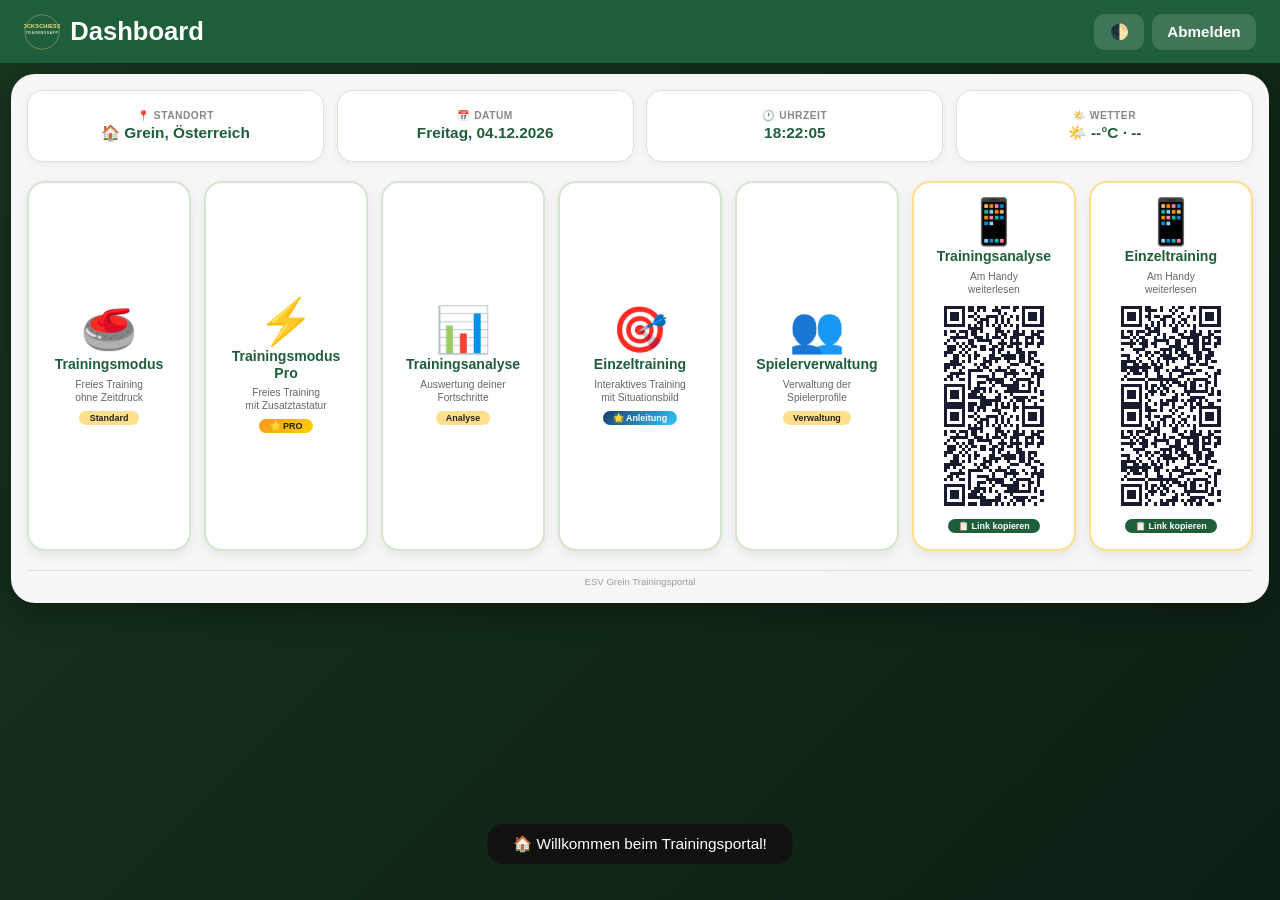
<file: login.html>
<!DOCTYPE html>
<html lang="de">
<head>
<meta charset="UTF-8">
<meta name="viewport" content="width=device-width, initial-scale=1, maximum-scale=1, user-scalable=no">
<title>Login – Trainingsportal ESV Grein</title>
<link rel="stylesheet" href="style.css">
</head>
<body>
<div class="wrap">
  <p class="eyebrow">Anmeldung</p>
  <h1>Login</h1>
  <p class="lead">Melde dich mit deinem Benutzernamen und Passwort an.</p>

  <div class="card">
    <label for="user">Benutzername</label>
    <input type="text" id="user" placeholder="trainer">
    <label for="pass">Passwort</label>
    <input type="password" id="pass" placeholder="••••••••">
    <p class="error" id="err"></p>
    <button onclick="doLogin()">Anmelden</button>
  </div>
</div>

<script src="auth.js"></script>
<script>
  if (typeof PROTECTION_ENABLED !== "undefined" && !PROTECTION_ENABLED) {
    location.href = "dashboard.html";
  }
  requireGate();
  document.getElementById("pass").addEventListener("keydown", e => {
    if (e.key === "Enter") doLogin();
  });
  function doLogin() {
    const u = document.getElementById("user").value.trim();
    const p = document.getElementById("pass").value;
    if (u === VALID_USER.user && p === VALID_USER.pass) {
      sessionStorage.setItem("loggedIn", "yes");
      location.href = "dashboard.html";
    } else {
      document.getElementById("err").textContent = "Benutzername oder Passwort falsch.";
    }
  }
</script>
</body>
</html>
</file>
<file: style.css>
@import url('https://fonts.googleapis.com/css2?family=Space+Grotesk:wght@500;700&family=Inter:wght@400;500;600;700&display=swap');

:root {
  --bg: #0a0e14;
  --bg-soft: #0d1219;
  --bg-panel: #131b24;
  --bg-panel-hi: #182130;
  --line: rgba(255,255,255,0.08);
  --line-hi: rgba(255,255,255,0.16);
  --text: #eef2f6;
  --text-dim: #8a97a6;
  --green: #1f5e3a;
  --accent: #ffdf8c;
  --accent-hover: #f7cf5c;
  --accent-soft: rgba(255,223,140,0.14);
  --font-display: "Space Grotesk", "Inter", sans-serif;
  --font-body: "Inter", -apple-system, "Segoe UI", sans-serif;
}

* { box-sizing: border-box; }

/* Touch-Optimierung für Kiosk-Betrieb (Raspberry Pi Touch-Monitor, Tablet) */
html { touch-action: manipulation; }
a, button, .tile, .logout { -webkit-tap-highlight-color: transparent; touch-action: manipulation; }
button, input, select, textarea { font-family: inherit; }

body {
  margin: 0;
  background: linear-gradient(135deg, #17351f, #0d1f13);
  color: var(--text);
  font-family: var(--font-body);
  min-height: 100vh;
}

.wrap {
  max-width: 720px;
  margin: 0 auto;
  padding: 40px 20px 64px;
}

.eyebrow {
  font-family: var(--font-display);
  font-weight: 700;
  letter-spacing: 0.16em;
  text-transform: uppercase;
  color: var(--accent);
  font-size: 12px;
  margin: 0 0 10px;
}

h1 {
  font-family: var(--font-display);
  font-weight: 700;
  font-size: 40px;
  letter-spacing: -0.01em;
  margin: 0 0 24px;
  line-height: 1.08;
}

p.lead { color: var(--text-dim); font-size: 15px; line-height: 1.55; }

.card {
  background: var(--bg-panel);
  border: 1px solid var(--line);
  border-radius: 16px;
  padding: 26px;
  box-shadow: 0 20px 40px -20px rgba(0,0,0,0.5);
}

label {
  display: block;
  font-size: 12px;
  text-transform: uppercase;
  letter-spacing: 0.08em;
  color: var(--text-dim);
  margin-bottom: 8px;
}

input[type="password"], input[type="text"] {
  width: 100%;
  padding: 13px 14px;
  background: var(--bg);
  border: 1px solid var(--line);
  border-radius: 10px;
  color: var(--text);
  font-size: 15px;
  margin-bottom: 16px;
  transition: border-color .15s ease;
}
input:focus { outline: none; border-color: var(--accent); box-shadow: 0 0 0 3px var(--accent-soft); }

button, .btn {
  display: inline-block;
  background: var(--accent);
  color: #05161e;
  border: none;
  padding: 13px 22px;
  border-radius: 10px;
  font-family: var(--font-display);
  font-weight: 700;
  letter-spacing: 0.01em;
  font-size: 15px;
  cursor: pointer;
  text-decoration: none;
  transition: background .15s ease, transform .1s ease;
}
button:hover, .btn:hover { background: var(--accent-hover); }
button:active, .btn:active { transform: scale(0.98); }

.error { color: #ff6b6b; font-size: 13px; margin-top: -8px; margin-bottom: 12px; min-height: 16px; }

.grid {
  display: grid;
  grid-template-columns: 1fr;
  gap: 12px;
  margin-top: 24px;
}

.tile {
  position: relative;
  display: flex;
  align-items: center;
  gap: 18px;
  background: var(--bg-panel);
  border: 1px solid var(--line);
  border-radius: 14px;
  padding: 18px 20px 18px 24px;
  text-decoration: none;
  color: var(--text);
  overflow: hidden;
  transition: border-color .15s ease, background .15s ease, transform .12s ease;
}
.tile::before {
  content: "";
  position: absolute;
  left: 0; top: 0; bottom: 0;
  width: 3px;
  background: var(--accent);
  opacity: 0;
  transition: opacity .15s ease;
}
.tile:hover { border-color: var(--line-hi); background: var(--bg-panel-hi); transform: translateX(3px); }
.tile:hover::before { opacity: 1; }

.tile .num {
  font-family: var(--font-display);
  font-weight: 700;
  font-size: 20px;
  color: var(--accent);
  min-width: 34px;
}
.tile .title { font-weight: 600; font-size: 16px; }
.tile .sub { color: var(--text-dim); font-size: 13px; margin-top: 2px; }
.tile .arrow { margin-left: auto; color: var(--text-dim); font-size: 18px; transition: transform .15s ease, color .15s ease; }
.tile:hover .arrow { transform: translateX(3px); color: var(--accent); }

.topbar {
  display: flex;
  justify-content: space-between;
  align-items: center;
  margin-bottom: 28px;
}
.topbar a.back {
  color: var(--text-dim);
  text-decoration: none;
  font-size: 14px;
  transition: color .15s ease;
}
.topbar a.back:hover { color: var(--text); }

.logout {
  color: var(--text-dim);
  text-decoration: none;
  font-size: 13px;
  border: 1px solid var(--line);
  padding: 7px 14px;
  border-radius: 8px;
  transition: color .15s ease, border-color .15s ease;
}
.logout:hover { color: var(--text); border-color: var(--line-hi); }

/* Info-Banner (Standort / Datum / Uhrzeit / Wetter) auf dem Dashboard */
.info-banner {
  display: flex;
  flex-wrap: wrap;
  gap: 12px;
  margin: 20px 0 32px;
}
.info-item {
  flex: 1 1 160px;
  background: var(--bg-panel);
  border: 1px solid var(--line);
  border-radius: 10px;
  padding: 12px 16px;
  display: flex;
  flex-direction: column;
  gap: 4px;
}
.info-item .label {
  font-size: 12px;
  color: var(--text-dim);
}
.info-item .value {
  font-family: var(--font-display);
  font-size: 15px;
  font-weight: 600;
  color: var(--text);
}

/* QR-Codes (Dashboard: Smartphone-Zugriff auf Trainingsanalyse/Einzeltraining) */
.qr-grid {
  display: flex;
  flex-wrap: wrap;
  gap: 16px;
  margin-top: 16px;
}
.qr-card {
  flex: 1 1 160px;
  background: #fff;
  border: 1px solid var(--line);
  border-radius: 14px;
  padding: 16px;
  display: flex;
  flex-direction: column;
  align-items: center;
  gap: 10px;
}
.qr-code {
  width: 132px;
  height: 132px;
  display: flex;
  align-items: center;
  justify-content: center;
}
.qr-code img, .qr-code canvas, .qr-code table {
  display: block;
}
.qr-label {
  font-family: var(--font-display);
  font-size: 14px;
  font-weight: 600;
  color: #0a0e14;
  text-align: center;
}

/* Toast-Benachrichtigung (Fallback für Seiten ohne eigenes Toast-Styling) */
.toast {
  position: fixed;
  left: 50%;
  bottom: 28px;
  transform: translateX(-50%) translateY(20px);
  background: var(--bg-panel-hi, #1a2330);
  color: var(--text, #f2f6fa);
  border: 1px solid var(--line-hi, #33c5ff);
  padding: 12px 20px;
  border-radius: 10px;
  font-size: 14px;
  opacity: 0;
  pointer-events: none;
  transition: opacity .2s ease, transform .2s ease;
  z-index: 999;
}
.toast.show { opacity: 1; transform: translateX(-50%) translateY(0); }
.toast.success { border-color: #4caf50; }
.toast.error { border-color: #e05a5a; }
.toast.info { border-color: var(--accent, #33c5ff); }
</file>
